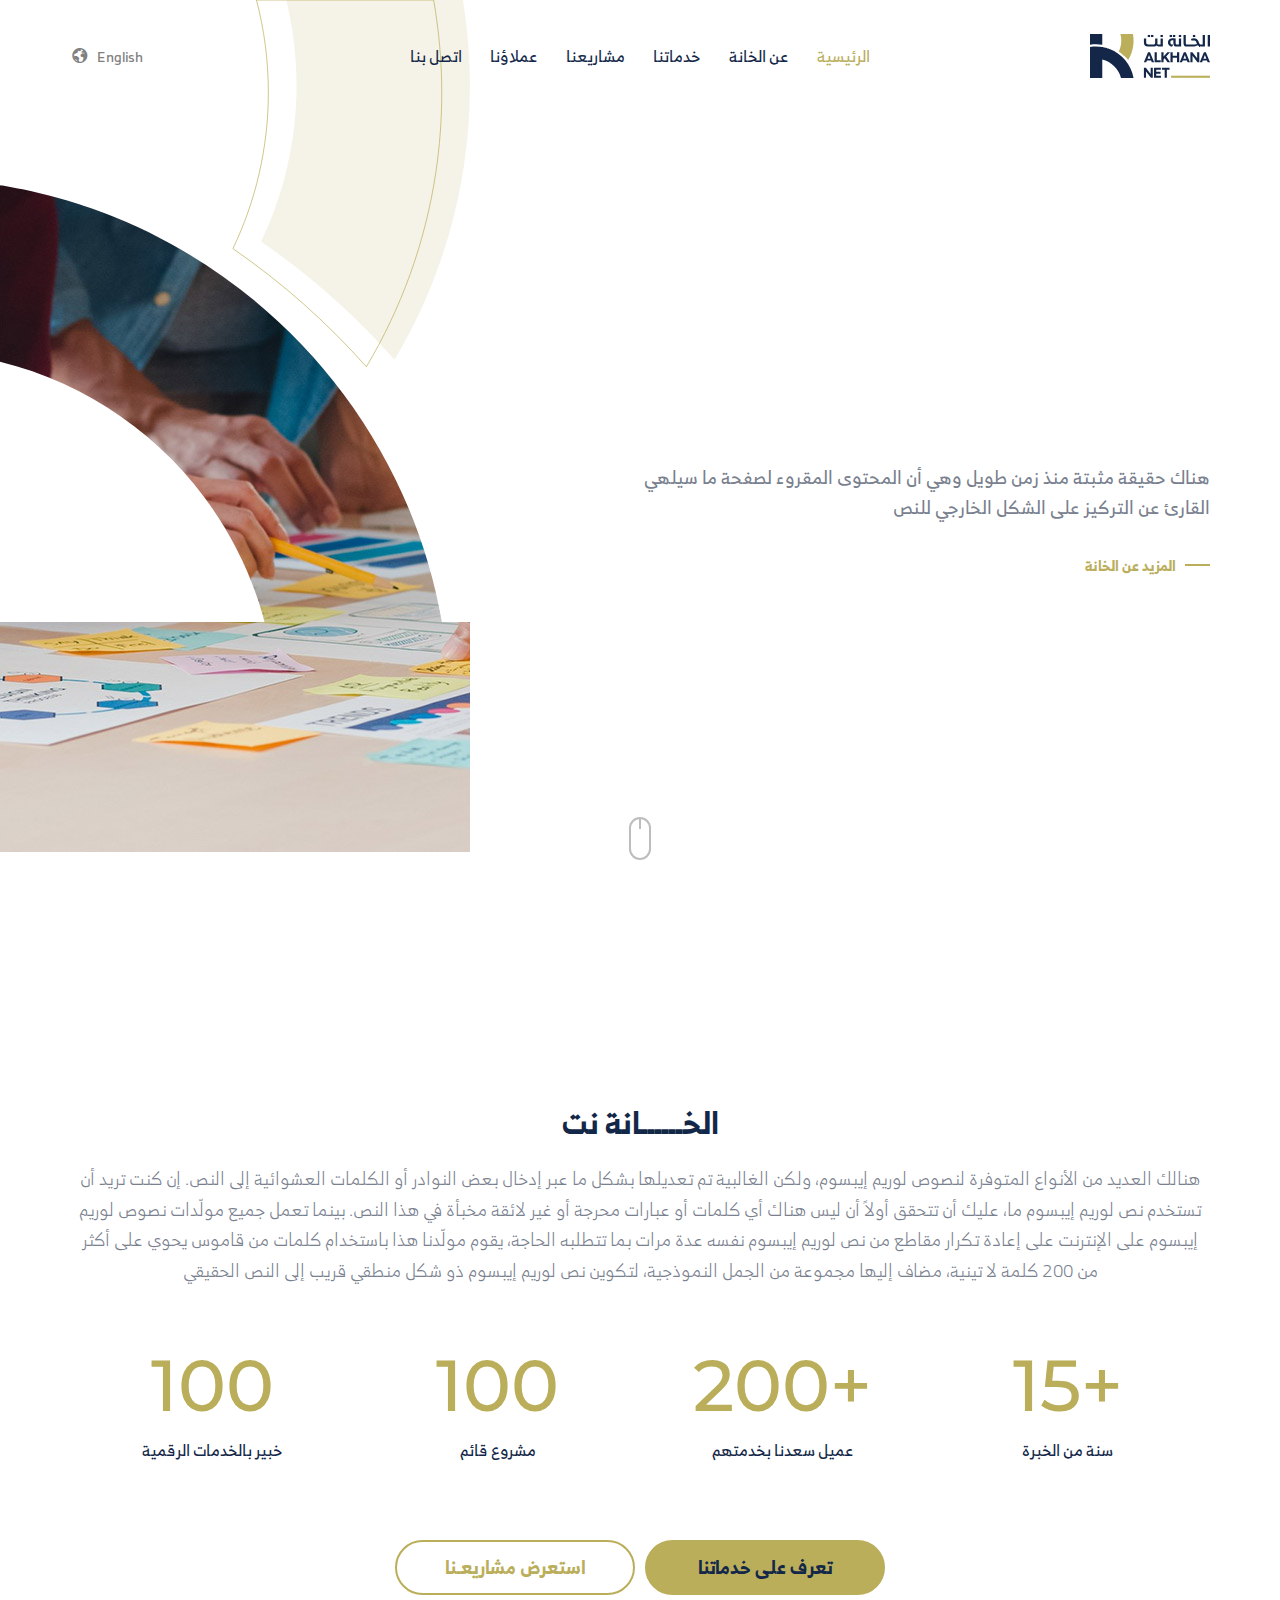
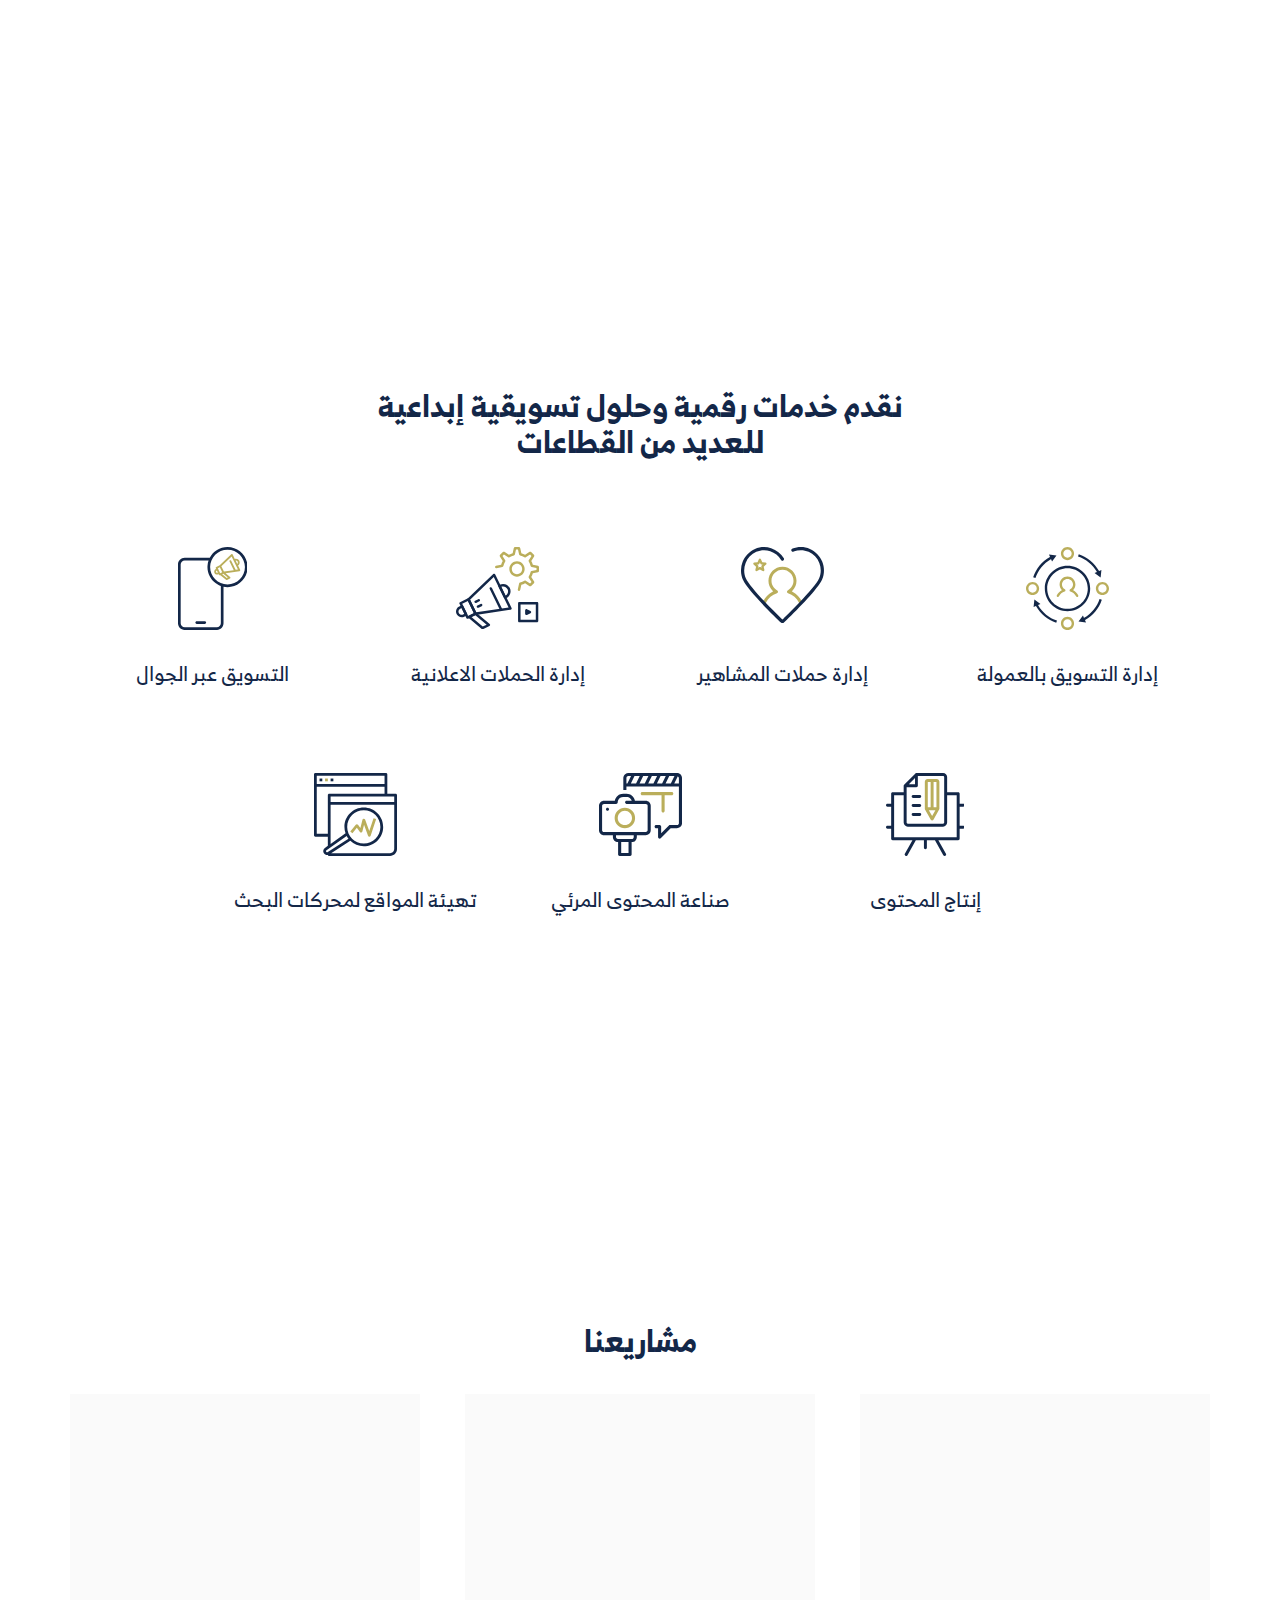
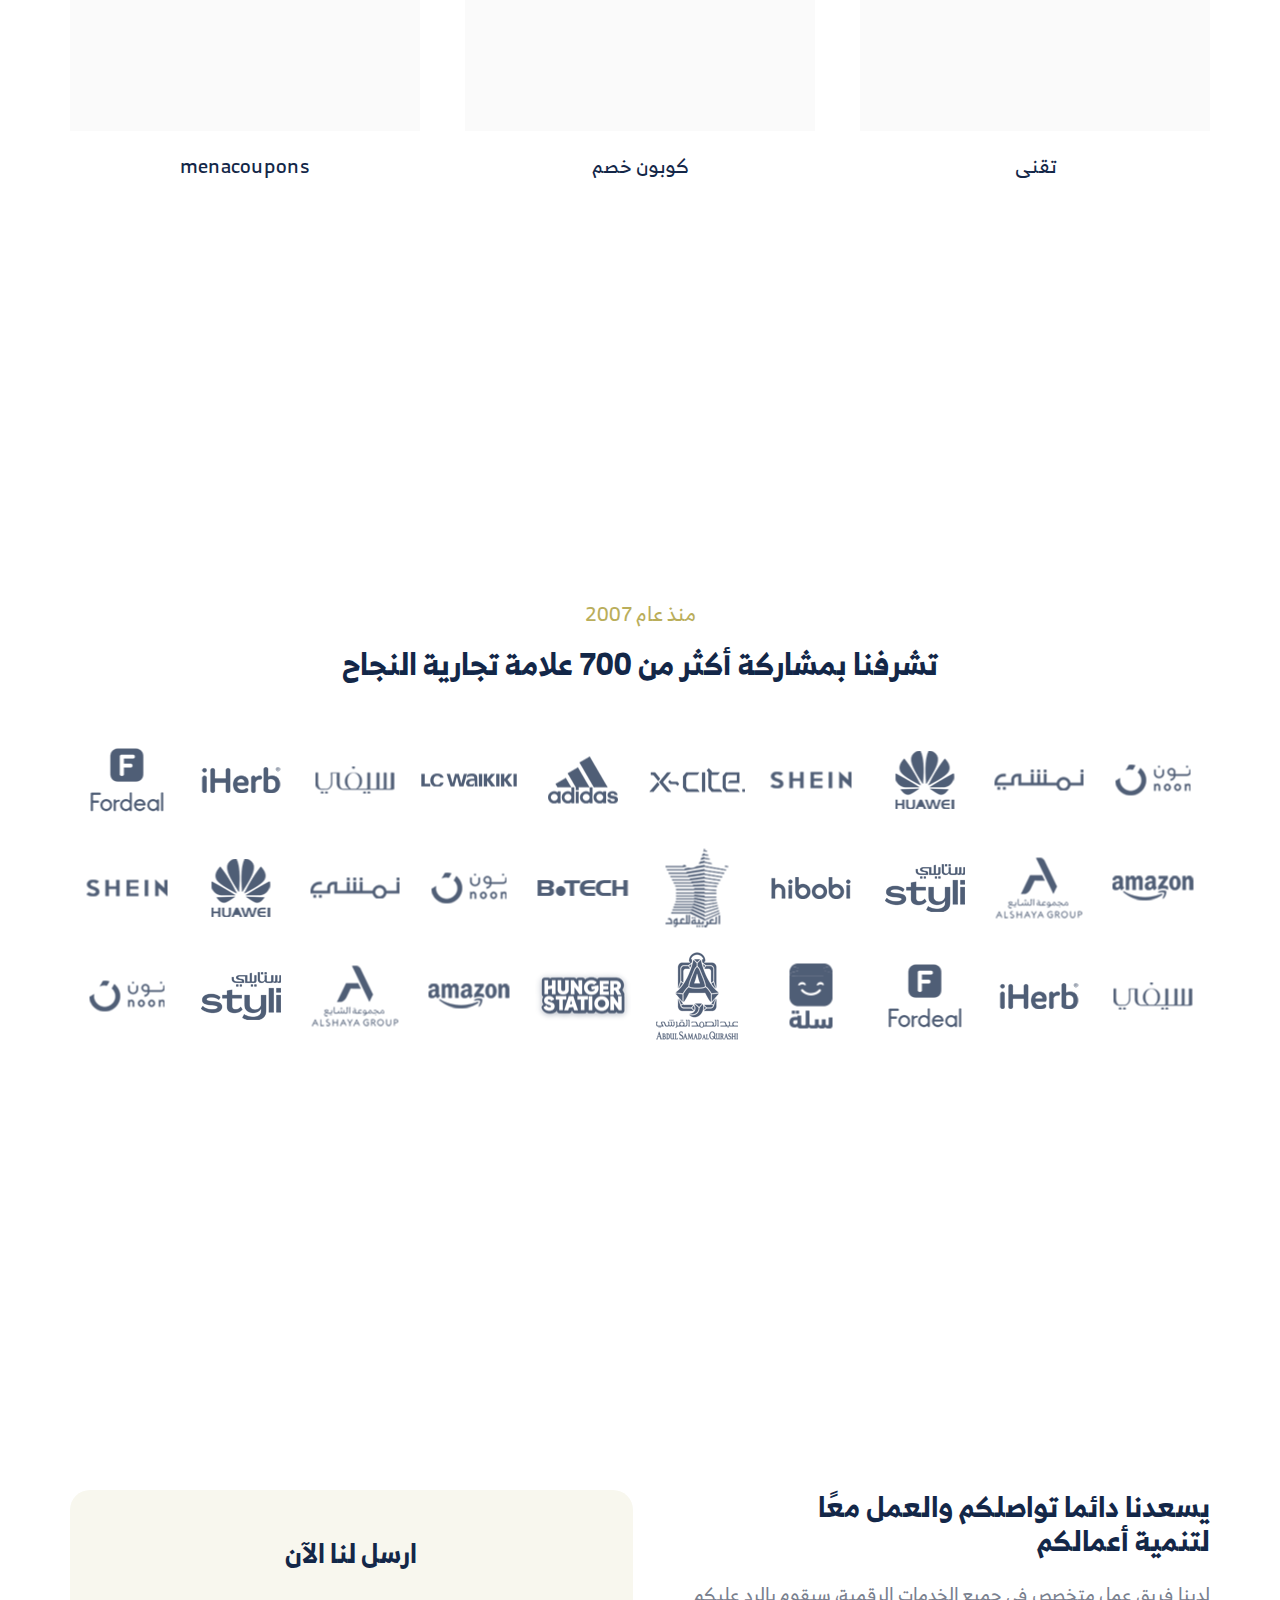
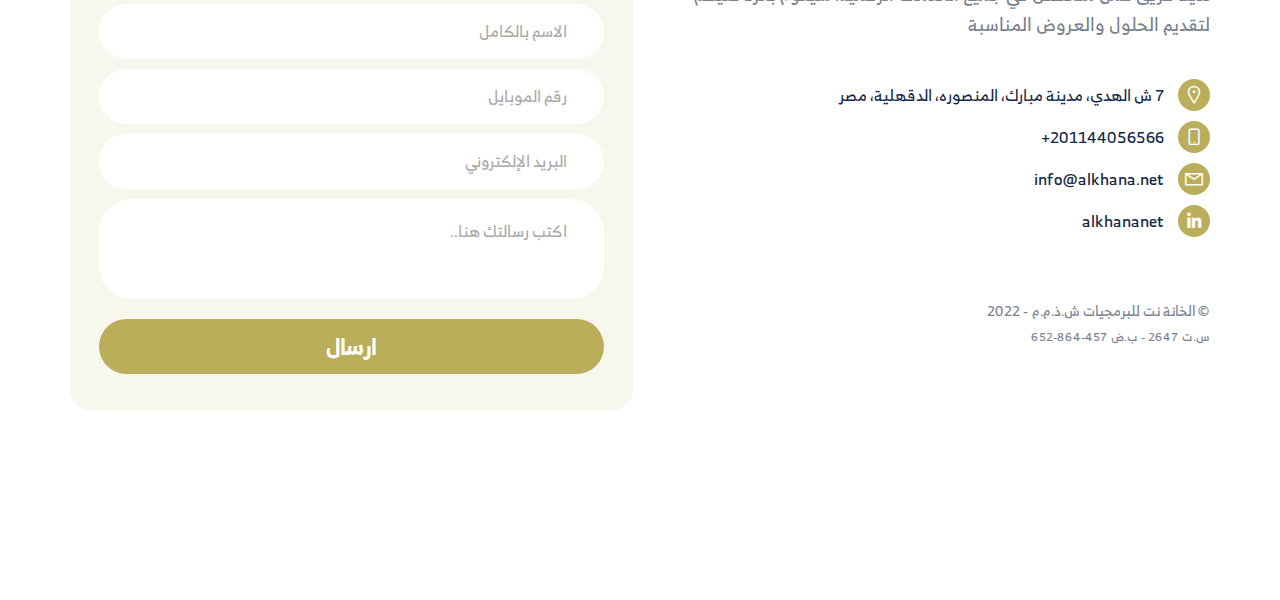
<file: index.html>
<!DOCTYPE html>
<html dir="rtl" lang="ar">
  <head>
    <meta charset="UTF-8" />
    <meta
      name="viewport"
      content="width=device-width, initial-scale=1, shrink-to-fit=no, user-scalable=no"
    />
    <title>الخانة نت</title>
    <link rel="shortcut icon" type="img/png" href="images/fav.png" />
    <link rel="stylesheet" href="css/bootstrap.rtl.min.css" />
    <link rel="stylesheet" href="css/swiper-bundle.min.css" />
    <link rel="stylesheet" href="css/line-awesome.min.css" />
    <link rel="stylesheet" href="css/main.css" />
  </head>

  <body data-bs-spy="scroll" data-bs-target="#fixedNavbar">
    <!-- Start Header -->
    <header id="header">
      <div class="container">
        <div class="header">
          <a href="index.html" class="logo">
            <img src="images/logo.svg" class="img-fluid" />
          </a>
          <div class="splash"></div>
          <nav class="navbar" id="fixedNavbar">
            <ul class="nav nav-pills">
              <li class="nav-item">
                <a class="nav-link" href="#main"> الرئيسية </a>
              </li>
              <li class="nav-item">
                <a class="nav-link" href="#about"> عن الخانة </a>
              </li>
              <li class="nav-item">
                <a class="nav-link" href="#services"> خدماتنا </a>
              </li>
              <li class="nav-item">
                <a class="nav-link" href="#projects"> مشاريعنا </a>
              </li>
              <li class="nav-item">
                <a class="nav-link" href="#partners"> عملاؤنا </a>
              </li>
              <li class="nav-item">
                <a class="nav-link" href="#contact"> اتصل بنا </a>
              </li>
              <li class="nav-item xs-link">
                <a class="nav-link" href="en.html"> English </a>
              </li>
            </ul>
          </nav>
          <div class="lang-cont">
            <a href="en.html" class="lang-link">
              English
              <i class="las la-globe"></i>
            </a>
          </div>
          <a role="button" class="menu-btn">
            <i class="las la-bars"></i>
          </a>
        </div>
      </div>
    </header>
    <!-- End Header -->

    <!-- Start Main -->
    <section class="main-section" id="main" data-color="white">
      <div class="container">
        <div class="main">
          <div class="main-title-div">
            <h2 class="main-title typed-out">وكالة احترافية</h2>
            <h2 class="main-title typed-out">للخدمــــات الرقمية</h2>
          </div>
          <p class="main-p">
            هناك حقيقة مثبتة منذ زمن طويل وهي أن المحتوى المقروء لصفحة ما سيلهي
            القارئ عن التركيز على الشكل الخارجي للنص
          </p>
          <div class="main-link-cont">
            <a
              href="#about"
              class="main-link"
              onclick='$(".nav-item:nth-of-type(2)>.nav-link").trigger( "click" )'
            >
              المزيد عن الخانة
            </a>
          </div>
          <div
            class="main-img"
            style="background-image: url(images/parallax-bg-img.jpg)"
          >
            <svg
              version="1.1"
              id="Layer_1"
              xmlns="http://www.w3.org/2000/svg"
              xmlns:xlink="http://www.w3.org/1999/xlink"
              x="0px"
              y="0px"
              viewBox="0 0 66.71 88.29"
              style="enable-background: new 0 0 66.71 88.29"
              xml:space="preserve"
            >
              <style type="text/css">
                .st0 {
                  fill: none;
                }
                .st1 {
                  fill: none;
                  stroke: #bbaf5b;
                  stroke-width: 0.1;
                  stroke-miterlimit: 10;
                }
                .st2 {
                  opacity: 0.15;
                  fill: #bbaf5b;
                }
              </style>
              <path
                class="bg"
                d="M0,51.36v36.93h37.55C32.77,70.1,18.31,55.85,0,51.36z"
              />
              <path
                class="bg"
                d="M0,0v26.28c0.13,0.02,0.25,0.03,0.38,0.06c0.48,0.08,0.96,0.17,1.44,0.26c0.47,0.09,0.94,0.17,1.41,0.27
            c0.42,0.09,0.84,0.19,1.26,0.28c0.87,0.2,1.74,0.41,2.6,0.63c0.52,0.14,1.04,0.27,1.56,0.42c0.34,0.1,0.67,0.2,1.01,0.31
            c0.6,0.18,1.2,0.36,1.8,0.56c0.25,0.08,0.49,0.17,0.73,0.25c0.71,0.24,1.41,0.48,2.11,0.74c0.13,0.05,0.26,0.1,0.39,0.15
            c24.78,9.4,43.37,31.34,48.03,58.09h4V0H0z"
              />
              <path
                class="st1"
                d="M52,52.06c4.93-8.27,8.34-17.54,9.84-27.45c0.57-3.75,0.86-7.58,0.86-11.48c0-4.48-0.41-8.86-1.15-13.13H36.4
            c1.1,4.19,1.69,8.59,1.69,13.13c0,3.95-0.46,7.79-1.3,11.48c-0.85,3.73-2.12,7.3-3.73,10.68C40.04,40.11,46.4,45.74,52,52.06z"
              />
              <path
                class="st2"
                d="M40.63,0c0.94,3.89,1.46,7.95,1.46,12.13c0,3.95-0.46,7.79-1.3,11.48c-0.85,3.73-2.12,7.3-3.73,10.68
            C44.04,39.11,50.4,44.74,56,51.06c4.93-8.27,8.34-17.54,9.84-27.45c0.57-3.75,0.86-7.58,0.86-11.48c0-4.13-0.36-8.18-1-12.13H40.63z
            "
              />
            </svg>
          </div>
        </div>
        <a
          href="#about"
          class="scroll-down"
          onclick='$(".nav-item:nth-of-type(2)>.nav-link").trigger( "click" )'
        >
          <span></span>
        </a>
      </div>
    </section>
    <!-- End Main -->

    <!-- Start About -->
    <section class="about-section" id="about" data-color="dark">
      <div class="container">
        <div class="about">
          <h2 class="about-title">الخــــــانة نت</h2>
          <p class="about-p">
            هنالك العديد من الأنواع المتوفرة لنصوص لوريم إيبسوم، ولكن الغالبية
            تم تعديلها بشكل ما عبر إدخال بعض النوادر أو الكلمات العشوائية إلى
            النص. إن كنت تريد أن تستخدم نص لوريم إيبسوم ما، عليك أن تتحقق أولاً
            أن ليس هناك أي كلمات أو عبارات محرجة أو غير لائقة مخبأة في هذا النص.
            بينما تعمل جميع مولّدات نصوص لوريم إيبسوم على الإنترنت على إعادة
            تكرار مقاطع من نص لوريم إيبسوم نفسه عدة مرات بما تتطلبه الحاجة، يقوم
            مولّدنا هذا باستخدام كلمات من قاموس يحوي على أكثر من 200 كلمة لا
            تينية، مضاف إليها مجموعة من الجمل النموذجية، لتكوين نص لوريم إيبسوم
            ذو شكل منطقي قريب إلى النص الحقيقي
          </p>
          <div class="about-numbers">
            <div class="number-desc">
              <strong>
                +
                <span class="number"> 15 </span>
              </strong>
              <h6 class="item-name">سنة من الخبرة</h6>
            </div>
            <div class="number-desc">
              <strong>
                +
                <span class="number"> 200 </span>
              </strong>
              <h6 class="item-name">عميل سعدنا بخدمتهم</h6>
            </div>
            <div class="number-desc">
              <strong>
                <span class="number"> 100 </span>
              </strong>
              <h6 class="item-name">مشروع قائم</h6>
            </div>
            <div class="number-desc">
              <strong>
                <span class="number"> 100 </span>
              </strong>
              <h6 class="item-name">خبير بالخدمات الرقمية</h6>
            </div>
          </div>
          <div class="about-btns">
            <a
              href="#services"
              class="about-btn"
              onclick='$(".nav-item:nth-of-type(3)>.nav-link").trigger( "click" )'
              >تعرف على خدماتنا</a
            >
            <a
              href="#projects"
              class="about-btn"
              onclick='$(".nav-item:nth-of-type(4)>.nav-link").trigger( "click" )'
              >استعرض مشاريعـنا</a
            >
          </div>
        </div>
      </div>
    </section>
    <!-- End About -->

    <!-- Start Services -->
    <section class="services-section" id="services" data-color="white">
      <div class="container">
        <h2 class="service-title">
          نقدم خدمات رقمية وحلول تسويقية إبداعية للعديد من القطاعات
        </h2>
        <div class="services-slider">
          <div class="service-items">
            <div class="service-item">
              <div class="service-icon">
                <svg
                  version="1.1"
                  id="Layer_1"
                  xmlns="http://www.w3.org/2000/svg"
                  xmlns:xlink="http://www.w3.org/1999/xlink"
                  x="0px"
                  y="0px"
                  viewBox="0 0 276.18 276.18"
                  style="enable-background: new 0 0 276.18 276.18"
                  xml:space="preserve"
                >
                  <g>
                    <path
                      class="gold"
                      d="M138.09,43.71c12.05,0,21.85-9.8,21.85-21.85S150.14,0,138.09,0c-12.05,0-21.85,9.8-21.85,21.85
                    C116.24,33.9,126.04,43.71,138.09,43.71z M138.09,7.94c7.67,0,13.91,6.24,13.91,13.91s-6.24,13.91-13.91,13.91
                    s-13.91-6.24-13.91-13.91S130.42,7.94,138.09,7.94z"
                    />
                    <path
                      class="gold"
                      d="M138.09,232.48c-12.05,0-21.85,9.8-21.85,21.85s9.8,21.85,21.85,21.85s21.85-9.8,21.85-21.85
                    S150.14,232.48,138.09,232.48z M138.09,268.24c-7.67,0-13.91-6.24-13.91-13.91s6.24-13.91,13.91-13.91S152,246.66,152,254.33
                    S145.76,268.24,138.09,268.24z"
                    />
                    <path
                      class="dark"
                      d="M83.17,40.2l3.51,7.9l14.73-20.22l-24.87-2.65l3.41,7.69l-0.4,0.22c-26.14,14.63-46.41,39.21-55.69,67.48
                    l7.55,2.44C40,76.96,58.66,54.17,82.69,40.48L83.17,40.2z"
                    />
                    <path
                      class="dark"
                      d="M40.48,193.48L40.21,193l7.9-3.5L27.9,174.77l-2.65,24.88l7.69-3.41l0.22,0.4
                    c14.64,26.14,39.21,46.41,67.48,55.68l2.44-7.55C76.97,236.19,54.17,217.52,40.48,193.48z"
                    />
                    <path
                      class="gold"
                      d="M104.35,165.98c0.94,0.48,2.02,0.55,3.03,0.22c1.01-0.34,1.83-1.04,2.3-1.99
                    c3.86-7.75,10.75-13.66,18.92-16.22c1.52-0.47,2.61-1.8,2.76-3.39c0.16-1.58-0.64-3.1-2.04-3.87c-5.92-3.26-9.6-9.4-9.6-16.03
                    c0-10.13,8.25-18.38,18.38-18.38c10.14,0,18.38,8.25,18.38,18.38c0,6.63-3.68,12.78-9.59,16.04c-1.4,0.77-2.2,2.29-2.04,3.88
                    c0.16,1.59,1.25,2.92,2.77,3.39c8.16,2.56,15.06,8.47,18.91,16.23c0.47,0.94,1.28,1.65,2.28,1.98c1.01,0.34,2.09,0.27,3.04-0.21
                    c0.95-0.47,1.66-1.28,2-2.28c0.34-1.01,0.27-2.09-0.21-3.04c-3.57-7.17-9.39-13.25-16.38-17.13l-0.57-0.31l0.45-0.47
                    c4.7-4.9,7.29-11.31,7.29-18.06c0-14.51-11.81-26.32-26.32-26.32c-14.52,0-26.32,11.81-26.32,26.32c0,6.74,2.59,13.15,7.29,18.05
                    l0.45,0.47l-0.57,0.31c-7,3.88-12.81,9.97-16.38,17.14C101.59,162.61,102.39,165,104.35,165.98z"
                    />
                    <path
                      class="gold"
                      d="M21.85,116.24C9.8,116.24,0,126.04,0,138.09s9.8,21.85,21.85,21.85s21.85-9.8,21.85-21.85
                    S33.91,116.24,21.85,116.24z M21.85,152c-7.67,0-13.91-6.24-13.91-13.91s6.24-13.91,13.91-13.91s13.91,6.24,13.91,13.91
                    S29.53,152,21.85,152z"
                    />
                    <path
                      class="gold"
                      d="M254.32,116.24c-12.05,0-21.85,9.8-21.85,21.85s9.8,21.85,21.85,21.85c12.05,0,21.85-9.8,21.85-21.85
                    S266.38,116.24,254.32,116.24z M254.32,152c-7.67,0-13.91-6.24-13.91-13.91s6.24-13.91,13.91-13.91s13.91,6.24,13.91,13.91
                    S262,152,254.32,152z"
                    />
                    <path
                      class="dark"
                      d="M138.08,213.59c41.63,0,75.5-33.87,75.5-75.5s-33.87-75.5-75.5-75.5s-75.5,33.87-75.5,75.5
                    S96.45,213.59,138.08,213.59z M138.09,70.53c37.25,0,67.56,30.31,67.56,67.56c0,37.25-30.31,67.56-67.56,67.56
                    s-67.56-30.31-67.56-67.56S100.83,70.53,138.09,70.53z"
                    />
                    <path
                      class="dark"
                      d="M235.7,82.7l0.27,0.48l-7.9,3.5l20.22,14.73l2.66-24.87l-7.69,3.41l-0.22-0.4
                    c-14.63-26.14-39.21-46.41-67.48-55.69l-2.44,7.56C199.22,39.99,222.02,58.66,235.7,82.7z"
                    />
                    <path
                      class="dark"
                      d="M193.02,235.97l-3.51-7.9l-14.73,20.22l24.87,2.66l-3.41-7.69l0.4-0.22c26.14-14.63,46.42-39.21,55.69-67.48
                    l-7.55-2.44c-8.57,26.11-27.23,48.9-51.28,62.59L193.02,235.97z"
                    />
                  </g>
                </svg>
              </div>
              <h6 class="service-name">إدارة التسويق بالعمولة</h6>
            </div>
            <div class="service-item">
              <div class="service-icon">
                <svg
                  version="1.1"
                  id="Layer_1"
                  xmlns="http://www.w3.org/2000/svg"
                  xmlns:xlink="http://www.w3.org/1999/xlink"
                  x="0px"
                  y="0px"
                  viewBox="0 0 238.31 219.24"
                  style="enable-background: new 0 0 238.31 219.24"
                  xml:space="preserve"
                >
                  <g>
                    <g>
                      <path
                        class="gold"
                        d="M148.97,129.22l-3.24-1.8l2.56-2.68c7.19-7.5,11.16-17.32,11.16-27.64c0-22.22-18.08-40.3-40.3-40.3
                      c-22.22,0-40.3,18.08-40.3,40.3c0,10.31,3.96,20.12,11.16,27.63l2.56,2.68l-3.24,1.8c-10.9,6.05-19.96,15.52-25.52,26.69
                      c-0.51,1.04-0.59,2.21-0.22,3.31c0.37,1.1,1.14,1.99,2.18,2.5c1.04,0.52,2.21,0.6,3.31,0.24c1.1-0.37,2-1.14,2.51-2.17
                      c6.45-12.97,18-22.87,31.67-27.15c1.66-0.52,2.85-1.97,3.02-3.7c0.17-1.73-0.7-3.39-2.23-4.23c-10.18-5.6-16.51-16.18-16.51-27.6
                      c0-17.44,14.19-31.63,31.63-31.63s31.63,14.19,31.63,31.63c0,11.42-6.32,22-16.5,27.6c-1.53,0.84-2.4,2.5-2.23,4.24
                      c0.18,1.73,1.36,3.17,3.01,3.69c13.67,4.28,25.21,14.18,31.66,27.16c0.51,1.02,1.39,1.79,2.49,2.16c1.11,0.37,2.29,0.3,3.32-0.22
                      c1.04-0.52,1.82-1.4,2.19-2.49c0.37-1.1,0.29-2.28-0.23-3.32C168.94,144.75,159.87,135.27,148.97,129.22z"
                      />
                    </g>
                    <path
                      class="dark"
                      d="M233.5,42.31c-6.59-16.6-19.22-29.71-35.56-36.91c-15.87-6.92-34.2-7.2-50.29-0.76l-0.16,0.06
                    c-1.19,0.42-2.16,1.32-2.68,2.47c-0.51,1.14-0.54,2.46-0.08,3.63c0.46,1.16,1.39,2.1,2.55,2.57c1.16,0.47,2.48,0.46,3.62-0.05
                    l0.15-0.06c13.84-5.54,29.62-5.3,43.28,0.66c14.09,6.25,24.96,17.58,30.61,31.89c5.66,14.31,5.47,30-0.53,44.17
                    c-12.37,29.26-101.01,114.32-101.9,115.17l-3.38,3.23l-3.39-3.22c-23.1-21.95-91.4-90.24-101.91-115.18
                    C7.83,75.8,7.63,60.11,13.29,45.79c5.66-14.32,16.53-25.64,30.61-31.87c12.71-5.41,26.91-6.04,40-1.77
                    c13.08,4.26,24.18,13.12,31.24,24.93c0.63,1.06,1.65,1.81,2.85,2.11c1.2,0.3,2.45,0.12,3.51-0.52c2.2-1.31,2.91-4.17,1.6-6.36
                    c-8.23-13.77-21.17-24.08-36.43-29.02c-6.66-2.16-13.55-3.23-20.44-3.23c-8.9,0-17.78,1.79-26.09,5.36
                    c-16.27,7.22-28.84,20.34-35.4,36.93c-6.48,16.41-6.34,34.42,0.42,50.71l0.21,0.5C18,123.51,99.08,202.8,115.51,217.53l0.26,0.25
                    c0.46,0.49,1,0.87,1.59,1.15c0.55,0.21,1.16,0.31,1.68,0.3l0.44,0c0.52-0.02,1.05-0.13,1.55-0.32c0.54-0.25,1.04-0.61,1.47-1.07
                    l8.51-8.03c33.39-32.02,91.54-91.68,101.94-116.26C239.9,77.11,240.09,58.91,233.5,42.31z"
                    />
                    <path
                      class="gold"
                      d="M73.13,46.76c-0.39-1.22-1.46-2.09-2.73-2.23l-9.36-1l-3.76-8.43l-0.05-0.12c-0.52-1.17-1.68-1.93-2.96-1.93h0
                    c-1.28,0-2.44,0.76-2.95,1.93l-3.82,8.55l-9.36,1c-1.27,0.14-2.34,1.01-2.73,2.23c-0.39,1.22-0.02,2.55,0.93,3.4l6.94,6.28
                    l-1.96,9.21c-0.27,1.26,0.21,2.52,1.25,3.28c0.57,0.42,1.23,0.63,1.9,0.63c0.55,0,1.1-0.14,1.6-0.43l8.18-4.74l8,4.64l0.18,0.1
                    c1.12,0.64,2.46,0.56,3.5-0.2s1.52-2.02,1.25-3.28l-1.96-9.21l6.83-6.18l0.12-0.11C73.15,49.31,73.52,47.98,73.13,46.76z
                     M49.39,59.59l0.79-3.68c0.24-1.12-0.14-2.3-1-3.07l-2.82-2.54l3.76-0.39c1.12-0.12,2.11-0.82,2.58-1.83l1.56-3.52l1.51,3.4
                    l0.05,0.11c0.48,1.01,1.47,1.72,2.58,1.83l3.76,0.4l-2.82,2.54c-0.85,0.77-1.23,1.95-0.99,3.07l0.79,3.68l-3.17-1.81
                    c-0.53-0.33-1.13-0.49-1.73-0.49c-0.58,0-1.15,0.15-1.62,0.45L49.39,59.59z M50.93,47.14L50.93,47.14L50.93,47.14L50.93,47.14z"
                    />
                  </g>
                </svg>
              </div>
              <h6 class="service-name">إدارة حملات المشاهير</h6>
            </div>
            <div class="service-item">
              <div class="service-icon">
                <svg
                  version="1.1"
                  id="Layer_1"
                  xmlns="http://www.w3.org/2000/svg"
                  xmlns:xlink="http://www.w3.org/1999/xlink"
                  x="0px"
                  y="0px"
                  viewBox="0 0 237.4 235.36"
                  style="enable-background: new 0 0 237.4 235.36"
                  xml:space="preserve"
                >
                  <g>
                    <path
                      class="dark"
                      d="M55.88,194.34c-1.34,0-2.59-0.76-3.19-1.99l-20.03-41.02c-0.68-1.39-0.38-3.06,0.74-4.13l73.25-69.64
                    c0.82-0.78,1.96-1.12,3.08-0.92c1.11,0.2,2.07,0.92,2.56,1.94l46.75,95.72c0.5,1.02,0.48,2.21-0.05,3.21
                    c-0.53,1-1.5,1.69-2.62,1.86L56.41,194.3C56.23,194.33,56.06,194.34,55.88,194.34L55.88,194.34z M40.18,150.55l17.75,36.34
                    l92.59-13.85l-42.49-87.01L40.18,150.55z"
                    />
                    <path
                      class="dark"
                      d="M140.27,147.49c-1.32,0-2.58-0.73-3.19-1.99l-15.58-31.91c-0.41-0.85-0.47-1.82-0.17-2.71
                    c0.31-0.89,0.95-1.62,1.8-2.04l2.28-1.11c2.94-1.44,6.08-2.17,9.34-2.17c8.21,0,15.55,4.58,19.16,11.96
                    c2.5,5.11,2.85,10.89,1,16.27c-1.85,5.38-5.69,9.72-10.8,12.22l-2.28,1.11C141.32,147.37,140.79,147.49,140.27,147.49
                    L140.27,147.49z M129.45,113.7l12.44,25.46c2.96-1.71,5.18-4.4,6.3-7.67c1.23-3.59,1-7.44-0.67-10.85
                    c-2.4-4.92-7.3-7.98-12.78-7.98C132.91,112.67,131.14,113.01,129.45,113.7L129.45,113.7z"
                    />
                    <path
                      class="dark"
                      d="M33.1,205.47c-1.32,0-2.58-0.73-3.19-1.99L9.87,162.46c-0.41-0.85-0.47-1.82-0.17-2.71
                    c0.31-0.89,0.95-1.62,1.8-2.04l22.79-11.13c1.76-0.86,3.89-0.13,4.75,1.63l20.03,41.02c0.41,0.85,0.47,1.82,0.17,2.71
                    c-0.31,0.89-0.95,1.62-1.8,2.04l-22.79,11.13C34.16,205.36,33.62,205.47,33.1,205.47L33.1,205.47z M17.81,162.53l16.92,34.64
                    l16.41-8.01l-16.92-34.64L17.81,162.53z"
                    />
                    <path
                      class="dark"
                      d="M16.25,200.98c-6.26,0-11.85-3.49-14.59-9.11c-1.9-3.9-2.17-8.3-0.76-12.4c1.41-4.1,4.33-7.41,8.23-9.31
                    l6.84-3.34c0.85-0.41,1.82-0.47,2.71-0.17c0.89,0.31,1.62,0.95,2.04,1.8l11.13,22.79c0.41,0.85,0.47,1.82,0.17,2.71
                    c-0.31,0.89-0.95,1.62-1.8,2.04l-6.84,3.34C21.12,200.43,18.73,200.98,16.25,200.98L16.25,200.98z M15.88,174.76l-3.65,1.78
                    c-2.19,1.07-3.83,2.93-4.63,5.24c-0.79,2.31-0.64,4.78,0.43,6.98c1.54,3.16,4.69,5.13,8.21,5.13c1.39,0,2.74-0.31,4-0.93l3.65-1.78
                    L15.88,174.76z"
                    />
                    <path
                      class="dark"
                      d="M128.61,181.41c-1.32,0-2.58-0.73-3.19-1.99l-28.94-59.26c-0.86-1.76-0.13-3.89,1.63-4.75
                    c1.76-0.86,3.89-0.13,4.75,1.63l28.94,59.26c0.86,1.76,0.13,3.89-1.63,4.75C129.66,181.29,129.13,181.41,128.61,181.41
                    L128.61,181.41z"
                    />
                    <path
                      class="dark"
                      d="M75.92,235.36c-0.82,0-1.63-0.28-2.28-0.83l-38.27-32.12c-0.92-0.77-1.39-1.96-1.24-3.15
                    c0.15-1.19,0.89-2.23,1.97-2.76l18.23-8.91c1.26-0.62,2.77-0.43,3.84,0.47l38.27,32.12c0.92,0.77,1.39,1.96,1.24,3.15
                    c-0.15,1.19-0.89,2.23-1.97,2.76L77.48,235C76.98,235.25,76.45,235.36,75.92,235.36L75.92,235.36z M44.12,200.49l32.31,27.12
                    l11.25-5.5l-32.31-27.12L44.12,200.49z"
                    />
                    <path
                      class="dark"
                      d="M56.21,160.32c-1.32,0-2.58-0.73-3.19-1.99c-0.86-1.76-0.13-3.89,1.63-4.75l9.12-4.45
                    c1.76-0.86,3.89-0.13,4.75,1.63c0.86,1.76,0.13,3.89-1.63,4.75l-9.12,4.45C57.26,160.2,56.73,160.32,56.21,160.32L56.21,160.32z"
                    />
                    <path
                      class="dark"
                      d="M62.89,173.99c-1.32,0-2.58-0.73-3.19-1.99c-0.86-1.76-0.13-3.89,1.63-4.75l9.12-4.45
                    c1.76-0.86,3.89-0.13,4.75,1.63c0.86,1.76,0.13,3.89-1.63,4.75l-9.12,4.45C63.94,173.87,63.41,173.99,62.89,173.99L62.89,173.99z"
                    />
                    <path
                      class="gold"
                      d="M174.5,84.8c-12.08,0-21.91-9.83-21.91-21.91s9.83-21.91,21.91-21.91s21.91,9.83,21.91,21.91
                    S186.58,84.8,174.5,84.8z M174.5,48.09c-8.16,0-14.8,6.64-14.8,14.8s6.64,14.8,14.8,14.8s14.8-6.64,14.8-14.8
                    C189.31,54.74,182.67,48.09,174.5,48.09z"
                    />
                    <path
                      class="gold"
                      d="M180.19,125.8c-0.26,0-0.52-0.03-0.78-0.09c-1.91-0.43-3.12-2.33-2.69-4.24l3.79-16.97
                    c0.3-1.34,1.35-2.39,2.69-2.69c4.49-1,8.74-2.76,12.62-5.23c1.16-0.74,2.64-0.74,3.8,0l12.31,7.8l4.02-4.02l-7.8-12.31
                    c-0.73-1.16-0.73-2.64,0-3.8c2.48-3.93,4.24-8.18,5.24-12.63c0.3-1.34,1.35-2.39,2.69-2.69l14.2-3.17v-5.69l-14.2-3.17
                    c-1.34-0.3-2.39-1.35-2.69-2.69c-0.99-4.46-2.75-8.71-5.24-12.63c-0.73-1.16-0.73-2.64,0-3.8l7.8-12.31l-4.01-4.01l-12.31,7.82
                    c-1.17,0.74-2.65,0.74-3.82,0c-3.85-2.45-8.1-4.22-12.63-5.25c-1.34-0.3-2.38-1.35-2.68-2.69l-3.17-14.2h-5.68l-3.17,14.2
                    c-0.3,1.34-1.34,2.38-2.68,2.69c-4.54,1.03-8.79,2.8-12.63,5.25c-1.16,0.74-2.65,0.75-3.82,0l-12.32-7.82l-4.01,4.01l7.8,12.31
                    c0.73,1.16,0.73,2.64,0,3.8c-2.48,3.93-4.24,8.18-5.24,12.63c-0.3,1.34-1.35,2.4-2.69,2.69l-16.97,3.79
                    c-1.91,0.43-3.81-0.78-4.24-2.69s0.78-3.81,2.69-4.24l14.83-3.31c1.02-3.73,2.51-7.32,4.45-10.72l-8.14-12.87
                    c-0.89-1.4-0.69-3.23,0.49-4.41l8.04-8.04c1.18-1.18,3.01-1.38,4.41-0.49l12.86,8.16c3.36-1.92,6.95-3.41,10.72-4.46l3.31-14.84
                    c0.36-1.62,1.8-2.78,3.47-2.78h11.38c1.66,0,3.1,1.15,3.47,2.78l3.31,14.84c3.77,1.05,7.37,2.54,10.72,4.46l12.86-8.16
                    c1.4-0.89,3.24-0.69,4.41,0.49l8.04,8.04c1.17,1.17,1.38,3.01,0.49,4.41l-8.14,12.87c1.93,3.4,3.42,6.99,4.45,10.72l14.83,3.31
                    c1.62,0.36,2.78,1.8,2.78,3.47v11.38c0,1.66-1.15,3.1-2.78,3.47l-14.83,3.31c-1.02,3.73-2.51,7.32-4.45,10.72l8.14,12.87
                    c0.89,1.4,0.69,3.23-0.49,4.41l-8.04,8.04c-1.17,1.17-3.01,1.38-4.41,0.49l-12.86-8.14c-3.38,1.93-6.97,3.42-10.73,4.44
                    l-3.31,14.83C183.28,124.67,181.82,125.8,180.19,125.8L180.19,125.8z"
                    />
                    <path
                      class="dark"
                      d="M231.82,215.07H181.1c-1.96,0-3.55-1.59-3.55-3.55l0-50.72c0-1.96,1.59-3.55,3.55-3.55h50.73
                    c1.96,0,3.55,1.59,3.55,3.55v50.73C235.37,213.48,233.79,215.07,231.82,215.07L231.82,215.07z M184.65,207.97h43.62v-43.62h-43.62
                    L184.65,207.97z"
                    />
                    <path
                      class="dark"
                      d="M201.39,194.79c-0.65,0-1.3-0.18-1.87-0.53c-1.05-0.65-1.68-1.79-1.68-3.02v-10.15c0-1.23,0.64-2.37,1.68-3.02
                    c1.05-0.65,2.35-0.71,3.46-0.16l10.15,5.07c1.2,0.6,1.96,1.83,1.96,3.18c0,1.35-0.76,2.57-1.96,3.18l-10.15,5.07
                    C202.47,194.66,201.93,194.79,201.39,194.79L201.39,194.79z"
                    />
                  </g>
                </svg>
              </div>
              <h6 class="service-name">إدارة الحملات الاعلانية</h6>
            </div>
            <div class="service-item">
              <div class="service-icon">
                <svg
                  version="1.1"
                  id="Layer_1"
                  xmlns="http://www.w3.org/2000/svg"
                  xmlns:xlink="http://www.w3.org/1999/xlink"
                  x="0px"
                  y="0px"
                  viewBox="0 0 198.59 236.79"
                  style="enable-background: new 0 0 198.59 236.79"
                  xml:space="preserve"
                >
                  <g>
                    <path
                      class="dark"
                      d="M53.46,211.69h22.91c2.11,0,3.82,1.71,3.82,3.82v0c0,2.11-1.71,3.82-3.82,3.82H53.46
                    c-2.11,0-3.82-1.71-3.82-3.82v0C49.65,213.4,51.36,211.69,53.46,211.69z"
                    />
                    <path
                      class="dark"
                      d="M141.31,0L141.31,0c-21.93,0-41,12.41-50.62,30.56H19.1C8.57,30.56,0,39.12,0,49.65V217.7
                    c0,10.53,8.57,19.1,19.1,19.1h91.66c10.53,0,19.1-8.57,19.1-19.1l0-104.27c3.7,0.75,7.53,1.15,11.46,1.15
                    c31.59,0,57.29-25.7,57.29-57.29C198.59,25.7,172.9,0,141.31,0z M122.21,217.7c0,6.32-5.14,11.46-11.46,11.46H19.1
                    c-6.32,0-11.46-5.14-11.46-11.46V49.65c0-6.32,5.14-11.46,11.46-11.46h68.27c-0.88,2.48-1.65,5.01-2.19,7.64l-0.96,7.64
                    c-0.08,1.27-0.2,2.53-0.2,3.82c0,18.68,9.03,35.26,22.91,45.72l0,0l7.64,4.9c2.44,1.29,5,2.38,7.64,3.31L122.21,217.7z
                     M141.31,106.94c-27.38,0-49.65-22.27-49.65-49.65s22.27-49.65,49.65-49.65c27.38,0,49.65,22.27,49.65,49.65
                    C190.96,84.67,168.68,106.94,141.31,106.94z"
                    />
                    <path
                      class="gold"
                      d="M177.29,65.17l-5.98-12.24c1.93-1.29,3.39-3.17,4.15-5.38c0.93-2.69,0.75-5.59-0.5-8.15
                    c-1.81-3.69-5.48-5.99-9.6-5.99c-1.12,0-2.23,0.18-3.32,0.54l-5.98-12.24c-0.36-0.74-1.07-1.28-1.88-1.42
                    c-0.82-0.15-1.66,0.11-2.26,0.68l-32.96,31.34l-9.98,4.87c-0.62,0.3-1.1,0.85-1.32,1.5c-0.22,0.65-0.18,1.38,0.12,2l0.87,1.79
                    l-0.76,0.37c-2.01,0.98-3.52,2.69-4.24,4.8c-0.73,2.11-0.59,4.38,0.39,6.39c1.41,2.9,4.3,4.7,7.52,4.7c1.28,0,2.51-0.29,3.67-0.85
                    l0.76-0.37l0.88,1.79c0.44,0.9,1.34,1.47,2.35,1.47c0.4,0,0.79-0.09,1.15-0.26l0.54-0.27l16.07,13.49
                    c0.47,0.39,1.07,0.61,1.68,0.61c0.4,0,0.79-0.09,1.15-0.27l8.28-4.04c0.8-0.39,1.34-1.15,1.45-2.03c0.11-0.88-0.23-1.75-0.91-2.32
                    l-12.93-10.85l39.64-5.93c0.82-0.12,1.54-0.63,1.93-1.37C177.64,66.8,177.65,65.92,177.29,65.17z M112.94,73.18
                    c-0.43,0.21-0.9,0.32-1.38,0.32c-1.21,0-2.3-0.68-2.83-1.77c-0.37-0.75-0.42-1.61-0.15-2.4c0.27-0.79,0.84-1.43,1.59-1.8l0.76-0.37
                    l2.76,5.65L112.94,73.18L112.94,73.18z M164.37,38.73c0.32-0.06,0.65-0.09,0.99-0.09c2.1,0,3.98,1.17,4.9,3.06
                    c0.64,1.31,0.73,2.78,0.26,4.16c-0.31,0.9-0.84,1.69-1.54,2.31L164.37,38.73z M129.19,76.2l12.99,10.9l-3.14,1.53l-12.99-10.9
                    L129.19,76.2z M164.51,65.24l-12.72-26.05c-0.31-0.63-0.84-1.1-1.5-1.32c-0.66-0.23-1.37-0.18-2,0.12c-0.63,0.31-1.1,0.84-1.32,1.5
                    c-0.23,0.66-0.18,1.37,0.12,2l12,24.57l-28.02,4.19l-7.42-15.18l29.28-27.84l18.09,37.05L164.51,65.24z M126.07,71.9l-5.65,2.76
                    l-6.8-13.93l5.65-2.76L126.07,71.9z"
                    />
                  </g>
                </svg>
              </div>
              <h6 class="service-name">التسويق عبر الجوال</h6>
            </div>
            <div class="service-item">
              <div class="service-icon">
                <svg
                  version="1.1"
                  id="Layer_1"
                  xmlns="http://www.w3.org/2000/svg"
                  xmlns:xlink="http://www.w3.org/1999/xlink"
                  x="0px"
                  y="0px"
                  viewBox="0 0 210.38 221.54"
                  style="enable-background: new 0 0 210.38 221.54"
                  xml:space="preserve"
                >
                  <g>
                    <path
                      class="gold"
                      d="M119.58,124.75c0.85,1.27,2.06,1.94,3.51,1.94s2.67-0.67,3.54-1.98l15.56-27.66v-0.82
                    c0-0.05,0.07-0.2,0.12-0.29c0.1-0.2,0.23-0.45,0.23-0.74V23.57c0-4.07-3.31-7.39-7.39-7.39h-24.11c-4.07,0-7.39,3.31-7.39,7.39
                    v71.97c0,0.39,0,1.18,0.44,1.67L119.58,124.75z M127.04,24.08h7.61l0,67.53h-7.61L127.04,24.08z M114.32,99.49h17.56l-8.78,15.37
                    L114.32,99.49z M111.54,91.6V24.08h7.61V91.6H111.54z"
                    />
                    <path
                      class="dark"
                      d="M68.53,62.83c0,2.36,1.58,3.94,3.94,3.94h17.56c2.36,0,3.94-1.58,3.94-3.94s-1.58-3.94-3.94-3.94H72.47
                    C70.58,58.89,68.53,60.4,68.53,62.83z"
                    />
                    <path
                      class="dark"
                      d="M90.04,82.65H72.47c-2.36,0-3.94,1.58-3.94,3.94s1.58,3.94,3.94,3.94h17.56c2.36,0,3.94-1.58,3.94-3.94
                    C93.98,84.7,92.47,82.65,90.04,82.65z"
                    />
                    <path
                      class="dark"
                      d="M90.04,106.75H72.47c-2.36,0-3.94,1.58-3.94,3.94s1.58,3.94,3.94,3.94h17.56c2.36,0,3.94-1.58,3.94-3.94
                    S92.4,106.75,90.04,106.75z"
                    />
                    <path
                      class="dark"
                      d="M206.43,140.84h-9.83v-51h9.83c2.36,0,3.94-1.58,3.94-3.94s-1.58-3.94-3.94-3.94h-9.83V55.25
                    c0-2.36-1.58-3.94-3.94-3.94H163.2V10.83C163.2,4.86,158.34,0,152.37,0H81.08c-0.87,0-2.01,0.43-2.47,1.23L48.36,31.14
                    c-0.81,0.81-1.18,2-1.18,2.76v17.41H17.72c-2.36,0-3.94,1.58-3.94,3.94v26.71H3.95C1.59,81.96,0,83.54,0,85.9
                    c0,2.36,1.58,3.94,3.94,3.94h9.83v51H3.94c-2.36,0-3.94,1.58-3.94,3.94s1.58,3.94,3.94,3.94h9.83v26.71c0,2.36,1.58,3.94,3.94,3.94
                    h52.87l-20.24,36.09c-0.57,0.94-0.71,2.03-0.4,3.07c0.3,1,0.99,1.87,1.95,2.44c0.94,0.56,2.03,0.7,3.07,0.39
                    c1-0.3,1.87-0.99,2.45-1.96l22.24-40.03l21.59,0v20.16c0,2.36,1.58,3.94,3.94,3.94c2.36,0,3.94-1.58,3.94-3.94v-20.16h21.59
                    l22.25,40.05c0.82,1.36,2.15,2.11,3.52,2.11c0.67,0,1.36-0.18,1.99-0.56c2.03-1.22,2.7-3.59,1.56-5.5l-20.25-36.1h52.87
                    c2.36,0,3.94-1.58,3.94-3.94v-26.71h9.83c2.36,0,3.94-1.58,3.94-3.94S208.79,140.84,206.43,140.84z M60.94,29.96l16.54-16.54v16.54
                    H60.94z M85.02,34.25V7.89h67c1.9,0,3.29,1.24,3.29,2.94v0.59l0,0v120.97c0,1.42-1.13,2.94-2.94,2.94H58.01
                    c-1.42,0-2.94-1.13-2.94-2.94v-94.2h26.02C83.44,38.19,85.02,36.61,85.02,34.25z M58.01,143.22h94.36
                    c5.97,0,10.83-4.86,10.83-10.83l0-73.19h25.52v112.29H21.67V59.2h25.52v73.19C47.18,138.36,52.04,143.22,58.01,143.22z"
                    />
                  </g>
                </svg>
              </div>
              <h6 class="service-name">إنتاج المحتوى</h6>
            </div>
            <div class="service-item">
              <div class="service-icon">
                <svg
                  version="1.1"
                  id="Layer_1"
                  xmlns="http://www.w3.org/2000/svg"
                  xmlns:xlink="http://www.w3.org/1999/xlink"
                  x="0px"
                  y="0px"
                  viewBox="0 0 219.25 219.25"
                  style="enable-background: new 0 0 219.25 219.25"
                  xml:space="preserve"
                >
                  <g>
                    <path
                      class="dark"
                      d="M123.39,73.42h-28.4l-0.08-0.4c-1.04-5.05-3.81-9.63-7.8-12.89c-3.99-3.26-9.03-5.06-14.19-5.06h-9.18
                    c-5.16,0.01-10.2,1.8-14.19,5.06c-4,3.26-6.77,7.84-7.8,12.89l-0.08,0.4h-28.4c-3.54,0-6.87,1.38-9.38,3.89
                    C1.38,79.81,0,83.14,0,86.68v64.24c0,3.54,1.38,6.87,3.88,9.38c2.51,2.51,5.84,3.89,9.38,3.89h23.44v5.09
                    c0,3.54,1.38,6.87,3.88,9.38c2.47,2.47,5.89,3.89,9.38,3.89h0.5v32.62c0,1.09,0.43,2.12,1.2,2.89c0.77,0.77,1.8,1.2,2.89,1.2h27.53
                    c1.09,0,2.12-0.43,2.89-1.2c0.77-0.77,1.2-1.8,1.2-2.89v-32.62h0.5c3.54,0,6.87-1.38,9.38-3.89c2.51-2.5,3.89-5.84,3.89-9.38v-5.09
                    h23.44c3.49,0,6.91-1.42,9.38-3.89c2.51-2.51,3.89-5.84,3.89-9.38V86.68c0-3.54-1.38-6.88-3.89-9.38
                    C130.3,74.83,126.88,73.42,123.39,73.42z M78.01,211.07H58.65v-28.53h19.35V211.07z M91.77,169.28c0,1.34-0.54,2.65-1.49,3.6
                    c-0.95,0.95-2.26,1.49-3.6,1.49H49.97c-2.81,0-5.09-2.28-5.09-5.09v-5.09h46.88V169.28z M128.48,150.74c0,1.25-0.38,2.49-1.18,3.44
                    c-0.99,1.17-2.4,1.83-3.91,1.83H13.27c-2.81,0-5.09-2.28-5.09-5.09V86.69c0-2.81,2.28-5.09,5.09-5.09l31.93,0
                    c1.01,0,2.02-0.29,2.79-0.94c0.94-0.79,1.47-1.91,1.48-3.12c0.01-1.99,0.29-3.98,1.14-5.78c2.55-5.4,7.6-8.52,13.12-8.52h9.18
                    c3.61,0,7.05,1.35,9.75,3.86c1.74,1.62,3,3.69,3.8,5.93l0.14,0.39H72.92c-2.26,0-4.09,1.83-4.09,4.09v0c0,2.26,1.83,4.09,4.09,4.09
                    h50.48c1.51,0,2.92,0.65,3.91,1.83c0.8,0.95,1.18,2.2,1.18,3.44L128.48,150.74z"
                    />
                    <path
                      class="gold"
                      d="M68.33,91.77c-7.22,0-14.01,2.81-19.11,7.92c-5.11,5.1-7.92,11.89-7.92,19.11c0,7.22,2.81,14.01,7.92,19.11
                    c5.1,5.1,11.89,7.92,19.11,7.92c7.22,0,14.01-2.81,19.11-7.92c5.11-5.11,7.92-11.89,7.92-19.11c-0.01-7.22-2.82-14-7.92-19.11
                    C82.33,94.59,75.54,91.78,68.33,91.77z M81.66,132.14c-3.56,3.56-8.29,5.52-13.33,5.52c-5.04,0-9.77-1.96-13.33-5.52
                    c-3.56-3.56-5.52-8.3-5.52-13.33c0-5.03,1.96-9.77,5.52-13.33c3.56-3.56,8.29-5.52,13.33-5.52c5.04,0,9.77,1.96,13.33,5.52
                    c3.56,3.56,5.52,8.3,5.52,13.33S85.22,128.58,81.66,132.14z"
                    />
                    <path
                      class="dark"
                      d="M22.45,99.95L22.45,99.95c2.26,0,4.09-1.83,4.09-4.09v0c0-2.26-1.83-4.09-4.09-4.09h0
                    c-2.26,0-4.09,1.83-4.09,4.09v0C18.36,98.12,20.19,99.95,22.45,99.95z"
                    />
                    <path
                      class="dark"
                      d="M205.99,0L77.83,0c-3.16,0-6.29,0.99-8.73,3c-3.12,2.57-4.86,6.28-4.86,10.26v31.62h8.18l0-9.18h138.66v96.86
                    c0,1.34-0.54,2.65-1.49,3.6c-0.95,0.95-2.26,1.49-3.6,1.49h-18.35c-1.08,0-2.13,0.44-2.89,1.2l-20.55,20.55l0-17.5
                    c0-0.95-0.26-1.9-0.84-2.65c-0.8-1.02-1.98-1.6-3.24-1.6h-9.18c-2.26,0-4.09,1.83-4.09,4.09v0c0,2.26,1.83,4.09,4.09,4.09h5.09
                    v23.31c0,1.68,0.96,3.26,2.52,3.91c0.5,0.21,1.02,0.32,1.57,0.31c1.09,0,2.12-0.43,2.89-1.2l26.33-26.33l16.33,0
                    c3.17,0,6.3-0.99,8.74-3c3.12-2.58,4.86-6.28,4.86-10.26l0-118.97c0-3.16-0.99-6.3-3-8.74C213.68,1.74,209.97,0,205.99,0z
                     M72.42,27.53l0-14.27c0-2.81,2.28-5.09,5.09-5.09h7.15l-9.68,19.35H72.42z M84.12,27.53L93.8,8.18h13.8l-9.68,19.35H84.12z
                     M107.06,27.53l9.68-19.35h13.8l-9.68,19.35H107.06z M130,27.53l9.68-19.35h13.8l-9.68,19.35H130z M152.95,27.53l9.68-19.35h13.8
                    l-9.68,19.35H152.95z M175.89,27.53l9.68-19.35h13.8l-9.68,19.35H175.89z M211.07,27.53h-12.24l9.38-18.77l0.46,0.29
                    c1.47,0.91,2.37,2.48,2.39,4.21V27.53z"
                    />
                    <path
                      class="gold"
                      d="M169.28,104.54L169.28,104.54c2.26,0,4.09-1.83,4.09-4.09v-41.8h18.85c2.26,0,4.09-1.83,4.09-4.09v0
                    c0-2.26-1.83-4.09-4.09-4.09h-78c-2.26,0-4.09,1.83-4.09,4.09v0c0,2.26,1.83,4.09,4.09,4.09h50.98v41.8
                    C165.19,102.71,167.02,104.54,169.28,104.54z"
                    />
                  </g>
                </svg>
              </div>
              <h6 class="service-name">صناعة المحتوى المرئي</h6>
            </div>
            <div class="service-item">
              <div class="service-icon">
                <svg
                  version="1.1"
                  id="Layer_1"
                  xmlns="http://www.w3.org/2000/svg"
                  xmlns:xlink="http://www.w3.org/1999/xlink"
                  x="0px"
                  y="0px"
                  viewBox="0 0 221.24 221.24"
                  style="enable-background: new 0 0 221.24 221.24"
                  xml:space="preserve"
                >
                  <g>
                    <path
                      class="dark"
                      d="M217.55,55.31h-22.12V3.69c0-2.04-1.65-3.69-3.69-3.69H3.69C1.65,0,0,1.65,0,3.69v162.24
                    c0,2.04,1.65,3.69,3.69,3.69h33.19v24.55l-7.8,5.5c-4.67,3.3-5.84,9.6-2.67,14.36c2.01,3.01,5.35,4.65,8.75,4.65
                    c0.64,0,1.27-0.08,1.91-0.2c0.42,1.57,1.79,2.76,3.5,2.76H202.8c10.17,0,18.44-8.27,18.44-18.44V59
                    C221.24,56.96,219.59,55.31,217.55,55.31L217.55,55.31z M7.37,7.37h180.68V29.5H7.37V7.37z M7.37,162.24V36.87h180.68v18.44H40.56
                    c-2.04,0-3.69,1.65-3.69,3.69v103.24L7.37,162.24z M36.8,210.82c-1.42,0.91-3.32,0.52-4.26-0.88c-0.94-1.41-0.59-3.27,0.79-4.24
                    l53.73-37.92c1.38,2.62,3,5.09,4.79,7.43L36.8,210.82z M88.49,143.81c0-24.4,19.85-44.25,44.25-44.25s44.25,19.85,44.25,44.25
                    s-19.85,44.25-44.25,44.25C108.34,188.05,88.49,168.2,88.49,143.81z M213.86,202.8c0,6.1-4.96,11.06-11.06,11.06H45.67l51.13-33.08
                    c9.3,9.05,21.97,14.65,35.94,14.65c28.47,0,51.62-23.16,51.62-51.62c0-28.47-23.16-51.62-51.62-51.62
                    c-28.47,0-51.62,23.16-51.62,51.62c0,5.98,1.07,11.7,2.95,17.04l-39.82,28.11V84.81h169.62L213.86,202.8z M213.86,77.43H44.25
                    V62.68h169.62L213.86,77.43z"
                    />
                    <path
                      class="gold"
                      d="M114.21,146.14l8.2,10.94c0.85,1.14,2.27,1.67,3.68,1.41c1.39-0.28,2.5-1.34,2.84-2.72l4.45-17.8l10.63,29.23
                    c0.53,1.45,1.92,2.42,3.47,2.42h0.05c1.57-0.02,2.95-1.03,3.45-2.52l14.75-44.25l-6.99-2.33l-11.4,34.21l-11.14-30.62
                    c-0.55-1.52-1.98-2.54-3.65-2.42c-1.62,0.09-2.99,1.22-3.38,2.79l-5.5,21.98l-6.42-8.55c-0.69-0.91-1.75-1.46-2.89-1.48
                    c-1.13-0.11-2.23,0.49-2.94,1.38l-14.75,18.44l5.76,4.61L114.21,146.14z"
                    />
                    <path
                      class="dark"
                      d="M14.75,14.75h7.38v7.38h-7.38V14.75z"
                    />
                    <path class="gold" d="M29.5,14.75h7.38v7.38H29.5V14.75z" />
                    <path
                      class="dark"
                      d="M44.25,14.75h7.38v7.38h-7.38V14.75z"
                    />
                  </g>
                </svg>
              </div>
              <h6 class="service-name">تهيئة المواقع لمحركات البحث</h6>
            </div>
          </div>
          <div class="swiper-pagination"></div>
        </div>
      </div>
    </section>
    <!-- End Services -->

    <!-- Start Projects -->
    <section class="projects-section" id="projects" data-color="light">
      <div class="container">
        <h2 class="projects-title">مشاريعنا</h2>

        <div class="projects-grid">
          <div class="project-item">
            <a href="#!" class="project">
              <div class="project-img loading-img">
                <img data-src="images/projects/01.jpg" class="lazy-img" />
              </div>
              <h6 class="project-name">تقني</h6>
            </a>
          </div>
          <div class="project-item">
            <a href="#!" class="project">
              <div class="project-img loading-img">
                <img data-src="images/projects/02.jpg" class="lazy-img" />
              </div>
              <h6 class="project-name">كوبون خصم</h6>
            </a>
          </div>
          <div class="project-item">
            <a href="#!" class="project">
              <div class="project-img loading-img">
                <img data-src="images/projects/03.jpg" class="lazy-img" />
              </div>
              <h6 class="project-name">menacoupons</h6>
            </a>
          </div>
        </div>
      </div>
    </section>
    <!-- End Projects -->

    <!-- Start Partners -->
    <section class="partners-section" id="partners" data-color="dark">
      <div class="container">
        <h6 class="partners-subtitle">منذ عام 2007</h6>
        <h2 class="partners-title">
          تشرفنا بمشاركة أكثر من 700 علامة تجارية النجاح
        </h2>
        <div class="partners-overflow">
          <div class="partners-grid">
            <div class="partner-item">
              <a href="#!" class="partner">
                <img src="images/parteners/01.png" />
              </a>
            </div>
            <div class="partner-item">
              <a href="#!" class="partner">
                <img src="images/parteners/02.png" />
              </a>
            </div>
            <div class="partner-item">
              <a href="#!" class="partner">
                <img src="images/parteners/03.png" />
              </a>
            </div>
            <div class="partner-item">
              <a href="#!" class="partner">
                <img src="images/parteners/04.png" />
              </a>
            </div>
            <div class="partner-item">
              <a href="#!" class="partner">
                <img src="images/parteners/05.png" />
              </a>
            </div>
            <div class="partner-item">
              <a href="#!" class="partner">
                <img src="images/parteners/06.png" />
              </a>
            </div>
            <div class="partner-item">
              <a href="#!" class="partner">
                <img src="images/parteners/07.png" />
              </a>
            </div>
            <div class="partner-item">
              <a href="#!" class="partner">
                <img src="images/parteners/08.png" />
              </a>
            </div>
            <div class="partner-item">
              <a href="#!" class="partner">
                <img src="images/parteners/09.png" />
              </a>
            </div>
            <div class="partner-item">
              <a href="#!" class="partner">
                <img src="images/parteners/10.png" />
              </a>
            </div>
            <div class="partner-item">
              <a href="#!" class="partner">
                <img src="images/parteners/11.png" />
              </a>
            </div>
            <div class="partner-item">
              <a href="#!" class="partner">
                <img src="images/parteners/12.png" />
              </a>
            </div>
            <div class="partner-item">
              <a href="#!" class="partner">
                <img src="images/parteners/13.png" />
              </a>
            </div>
            <div class="partner-item">
              <a href="#!" class="partner">
                <img src="images/parteners/14.png" />
              </a>
            </div>
            <div class="partner-item">
              <a href="#!" class="partner">
                <img src="images/parteners/15.png" />
              </a>
            </div>
            <div class="partner-item">
              <a href="#!" class="partner">
                <img src="images/parteners/16.png" />
              </a>
            </div>
            <div class="partner-item">
              <a href="#!" class="partner">
                <img src="images/parteners/17.png" />
              </a>
            </div>
            <div class="partner-item">
              <a href="#!" class="partner">
                <img src="images/parteners/18.png" />
              </a>
            </div>
            <div class="partner-item">
              <a href="#!" class="partner">
                <img src="images/parteners/19.png" />
              </a>
            </div>
            <div class="partner-item">
              <a href="#!" class="partner">
                <img src="images/parteners/01.png" />
              </a>
            </div>
            <div class="partner-item">
              <a href="#!" class="partner">
                <img src="images/parteners/02.png" />
              </a>
            </div>
            <div class="partner-item">
              <a href="#!" class="partner">
                <img src="images/parteners/03.png" />
              </a>
            </div>
            <div class="partner-item">
              <a href="#!" class="partner">
                <img src="images/parteners/04.png" />
              </a>
            </div>
            <div class="partner-item">
              <a href="#!" class="partner">
                <img src="images/parteners/05.png" />
              </a>
            </div>
            <div class="partner-item">
              <a href="#!" class="partner">
                <img src="images/parteners/06.png" />
              </a>
            </div>
            <div class="partner-item">
              <a href="#!" class="partner">
                <img src="images/parteners/07.png" />
              </a>
            </div>
            <div class="partner-item">
              <a href="#!" class="partner">
                <img src="images/parteners/08.png" />
              </a>
            </div>
            <div class="partner-item">
              <a href="#!" class="partner">
                <img src="images/parteners/09.png" />
              </a>
            </div>
            <div class="partner-item">
              <a href="#!" class="partner">
                <img src="images/parteners/10.png" />
              </a>
            </div>
            <div class="partner-item">
              <a href="#!" class="partner">
                <img src="images/parteners/01.png" />
              </a>
            </div>
            <div class="partner-item">
              <a href="#!" class="partner">
                <img src="images/parteners/02.png" />
              </a>
            </div>
            <div class="partner-item">
              <a href="#!" class="partner">
                <img src="images/parteners/03.png" />
              </a>
            </div>
            <div class="partner-item">
              <a href="#!" class="partner">
                <img src="images/parteners/04.png" />
              </a>
            </div>
            <div class="partner-item">
              <a href="#!" class="partner">
                <img src="images/parteners/05.png" />
              </a>
            </div>
            <div class="partner-item">
              <a href="#!" class="partner">
                <img src="images/parteners/06.png" />
              </a>
            </div>
            <div class="partner-item">
              <a href="#!" class="partner">
                <img src="images/parteners/07.png" />
              </a>
            </div>
            <div class="partner-item">
              <a href="#!" class="partner">
                <img src="images/parteners/08.png" />
              </a>
            </div>
            <div class="partner-item">
              <a href="#!" class="partner">
                <img src="images/parteners/09.png" />
              </a>
            </div>
            <div class="partner-item">
              <a href="#!" class="partner">
                <img src="images/parteners/10.png" />
              </a>
            </div>
            <div class="partner-item">
              <a href="#!" class="partner">
                <img src="images/parteners/11.png" />
              </a>
            </div>
            <div class="partner-item">
              <a href="#!" class="partner">
                <img src="images/parteners/12.png" />
              </a>
            </div>
            <div class="partner-item">
              <a href="#!" class="partner">
                <img src="images/parteners/13.png" />
              </a>
            </div>
            <div class="partner-item">
              <a href="#!" class="partner">
                <img src="images/parteners/14.png" />
              </a>
            </div>
            <div class="partner-item">
              <a href="#!" class="partner">
                <img src="images/parteners/15.png" />
              </a>
            </div>
            <div class="partner-item">
              <a href="#!" class="partner">
                <img src="images/parteners/16.png" />
              </a>
            </div>
            <div class="partner-item">
              <a href="#!" class="partner">
                <img src="images/parteners/17.png" />
              </a>
            </div>
            <div class="partner-item">
              <a href="#!" class="partner">
                <img src="images/parteners/18.png" />
              </a>
            </div>
            <div class="partner-item">
              <a href="#!" class="partner">
                <img src="images/parteners/19.png" />
              </a>
            </div>
            <div class="partner-item">
              <a href="#!" class="partner">
                <img src="images/parteners/01.png" />
              </a>
            </div>
            <div class="partner-item">
              <a href="#!" class="partner">
                <img src="images/parteners/02.png" />
              </a>
            </div>
            <div class="partner-item">
              <a href="#!" class="partner">
                <img src="images/parteners/03.png" />
              </a>
            </div>
            <div class="partner-item">
              <a href="#!" class="partner">
                <img src="images/parteners/04.png" />
              </a>
            </div>
            <div class="partner-item">
              <a href="#!" class="partner">
                <img src="images/parteners/05.png" />
              </a>
            </div>
            <div class="partner-item">
              <a href="#!" class="partner">
                <img src="images/parteners/06.png" />
              </a>
            </div>
            <div class="partner-item">
              <a href="#!" class="partner">
                <img src="images/parteners/07.png" />
              </a>
            </div>
            <div class="partner-item">
              <a href="#!" class="partner">
                <img src="images/parteners/08.png" />
              </a>
            </div>
            <div class="partner-item">
              <a href="#!" class="partner">
                <img src="images/parteners/09.png" />
              </a>
            </div>
            <div class="partner-item">
              <a href="#!" class="partner">
                <img src="images/parteners/10.png" />
              </a>
            </div>
          </div>
          <div class="arrow scroll-right">
            <button class="scroll-btn" id="scroll-right">
              <i class="las la-angle-right"></i>
            </button>
          </div>
          <div class="arrow scroll-left">
            <button class="scroll-btn" id="scroll-left">
              <i class="las la-angle-left"></i>
            </button>
          </div>
        </div>
      </div>
    </section>
    <!-- End Partners -->

    <!-- Start Contact -->
    <section class="contact-section" id="contact" data-color="white">
      <div class="container">
        <div class="row">
          <div class="col-lg-6">
            <h2 class="contact-title">
              يسعدنا دائما تواصلكم والعمل معًا لتنمية أعمالكم
            </h2>
            <h6 class="contact-subtitle">
              لدينا فريق عمل متخصص في جميع الخدمات الرقمية، سيقوم بالرد عليكم
              لتقديم الحلول والعروض المناسبة
            </h6>
            <div class="contacts-list">
              <a href="#!" class="contact-item">
                <i class="las la-map-marker-alt"></i>
                <span> 7 ش الهدي، مدينة مبارك، المنصوره، الدقهلية، مصر</span>
              </a>
              <a href="tel:+201144056566" class="contact-item">
                <i class="las la-mobile-alt"></i>
                <span> +201144056566 </span>
              </a>
              <a href="mailto:info@alkhana.net" class="contact-item">
                <i class="las la-envelope"></i>
                <span> info@alkhana.net</span>
              </a>
              <a href="#!" class="contact-item">
                <i class="lab la-linkedin-in"></i>
                <span>alkhananet</span>
              </a>
            </div>
            <div class="footer">
              <p class="copyrights">© الخانة نت للبرمجيات ش.ذ.م.م - 2022</p>
              <p class="information-numbers">س.ت 2647 - ب.ض 457-864-652</p>
            </div>
          </div>
          <div class="col-lg-6">
            <form class="contact-form">
              <h2 class="form-title">ارسل لنا الآن</h2>
              <div class="form-group">
                <input
                  type="text"
                  class="form-control"
                  placeholder="الاسم بالكامل"
                />
              </div>
              <div class="form-group">
                <input
                  type="tel"
                  class="form-control"
                  placeholder="رقم الموبايل"
                />
              </div>
              <div class="form-group">
                <input
                  type="email"
                  class="form-control"
                  placeholder="البريد الإلكتروني"
                />
              </div>
              <div class="form-group">
                <textarea
                  class="form-control"
                  placeholder="اكتب رسالتك هنا.."
                ></textarea>
              </div>
              <button type="submit" class="form-submit">ارسال</button>
            </form>
          </div>
        </div>
        <div class="footer xs-footer">
          <p class="copyrights">© الخانة نت للبرمجيات ش.ذ.م.م - 2022</p>
          <p class="information-numbers">س.ت 2647 - ب.ض 457-864-652</p>
        </div>
      </div>
    </section>
    <!-- End Contact -->

    <a
      href="#main"
      class="scroll-up"
      onclick='$(".nav-item:nth-of-type(1)>.nav-link").trigger( "click" )'
    >
      <i class="las la-arrow-up"></i>
    </a>
    <script src="js/jquery.js"></script>
    <script src="js/bootstrap.bundle.min.js"></script>
    <script src="js/swiper-bundle.min.js"></script>
    <script src="js/lazyload.js"></script>
    <script src="js/main.js"></script>
  </body>
</html>
</file>
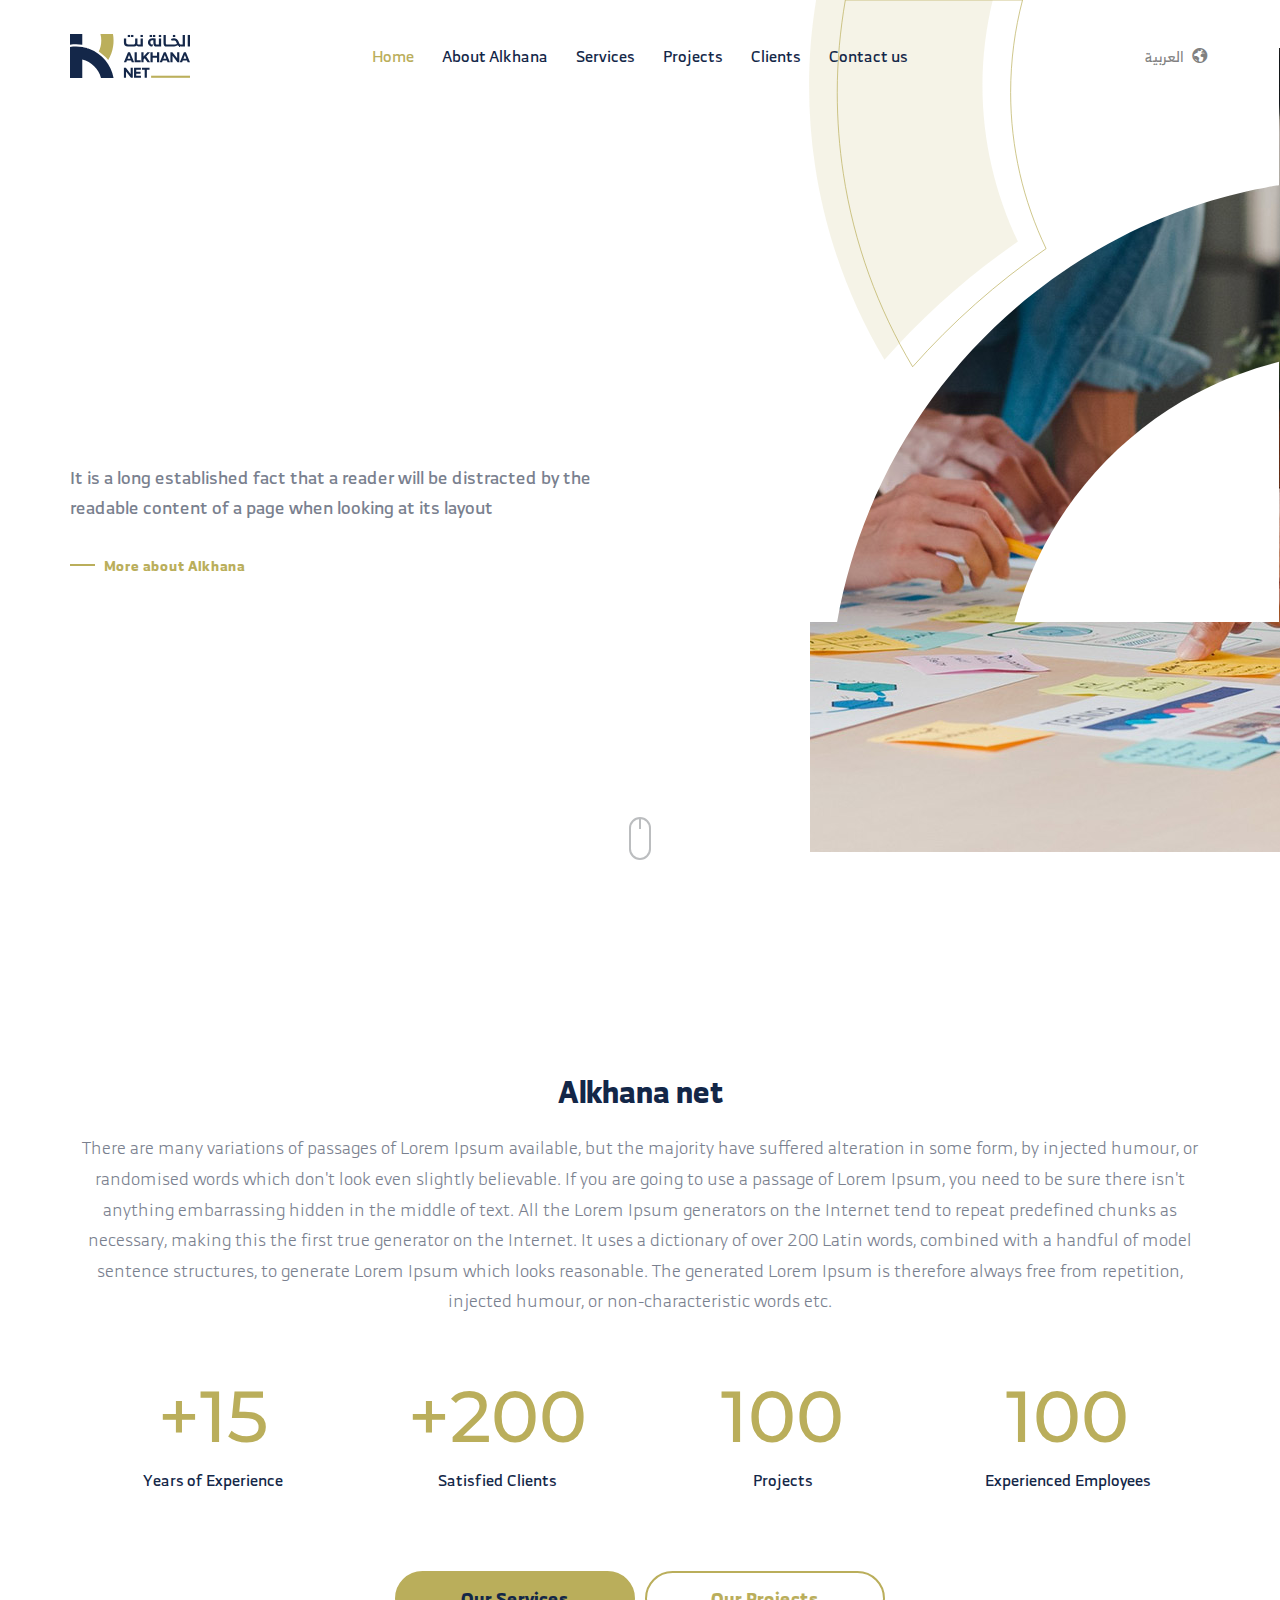
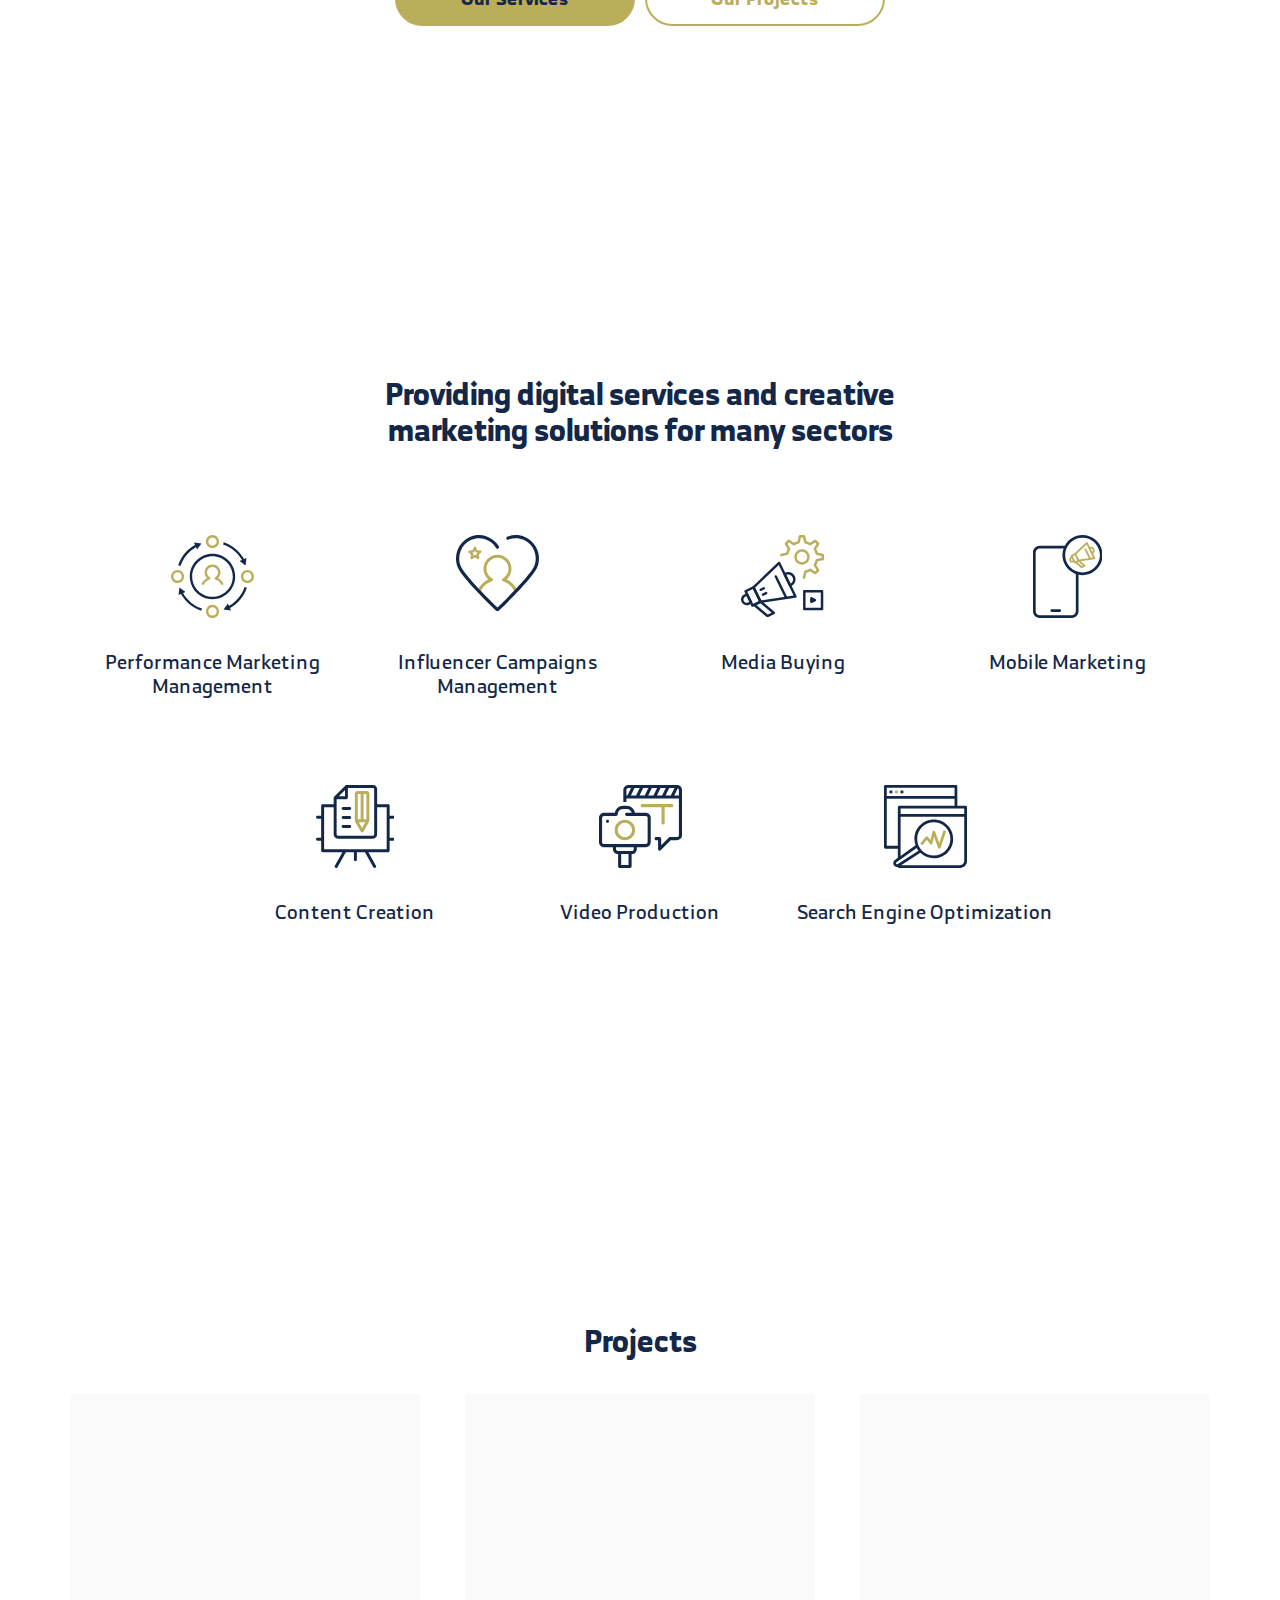
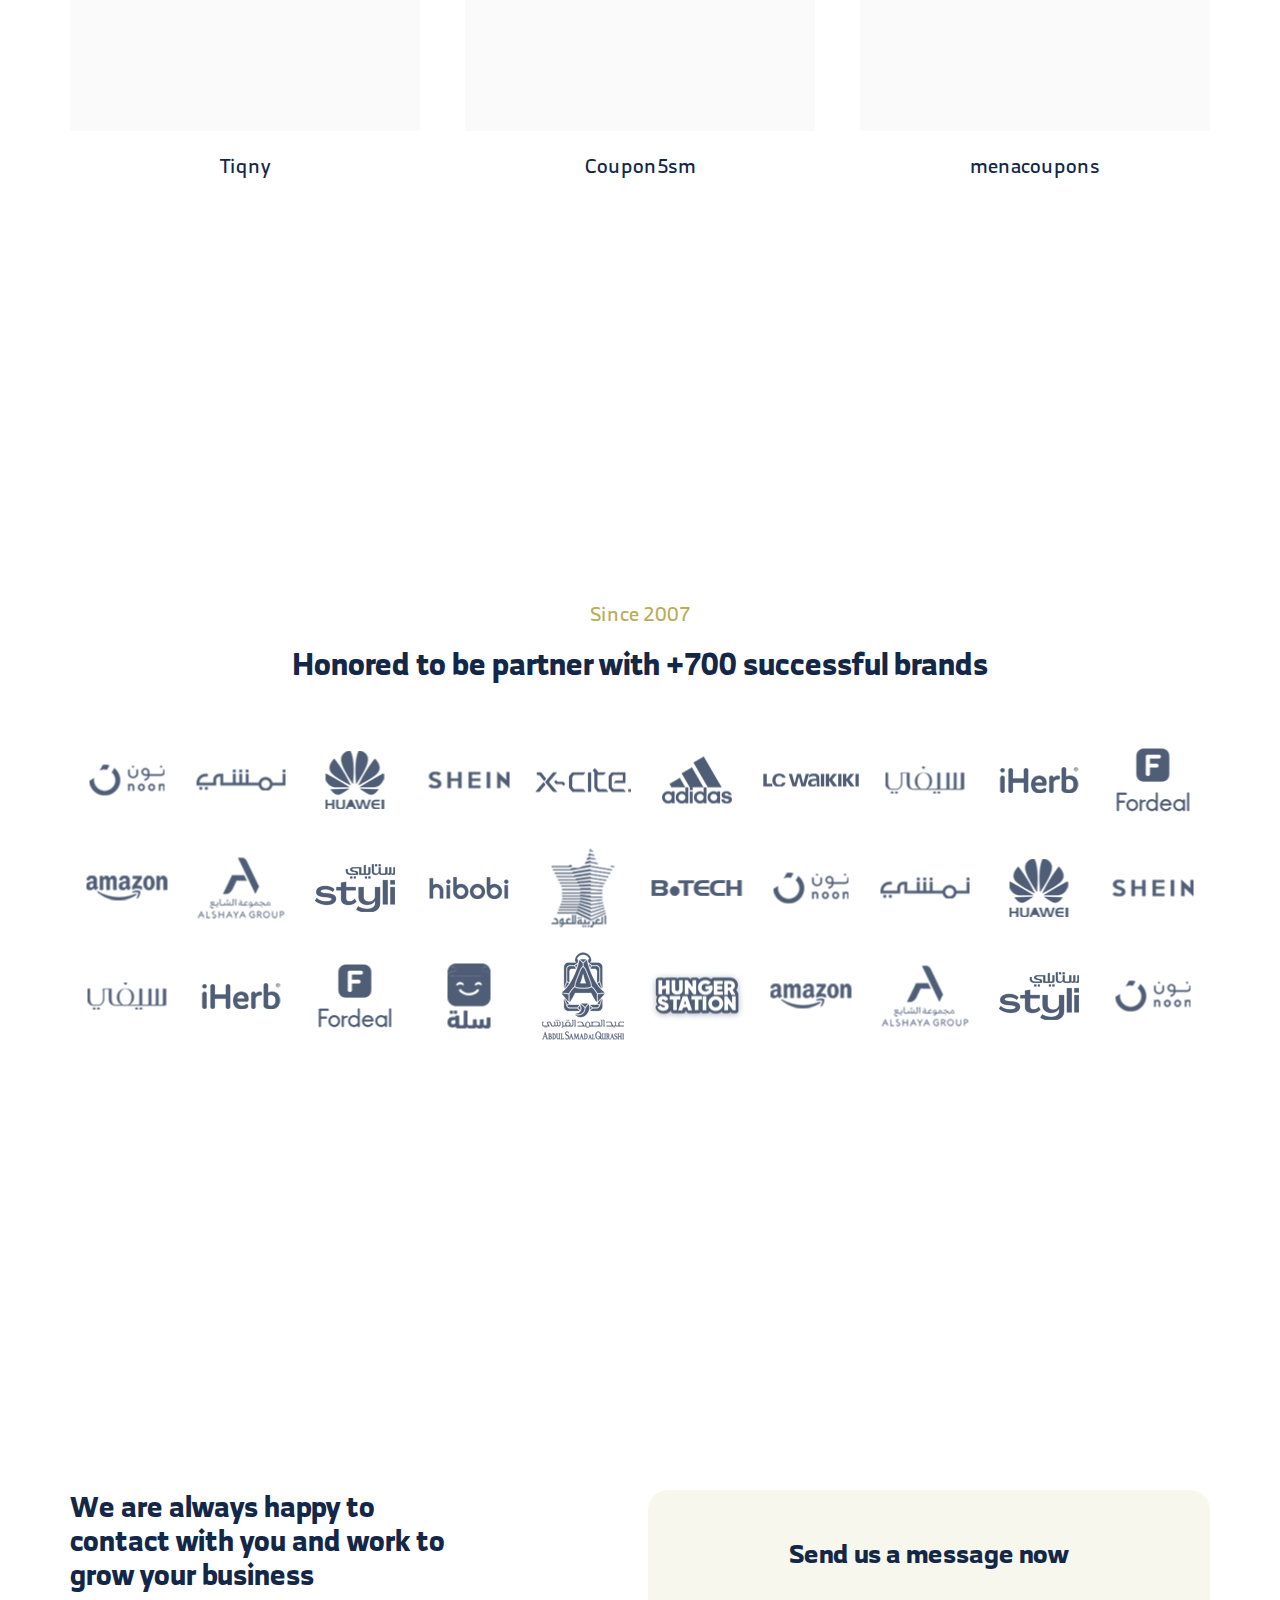
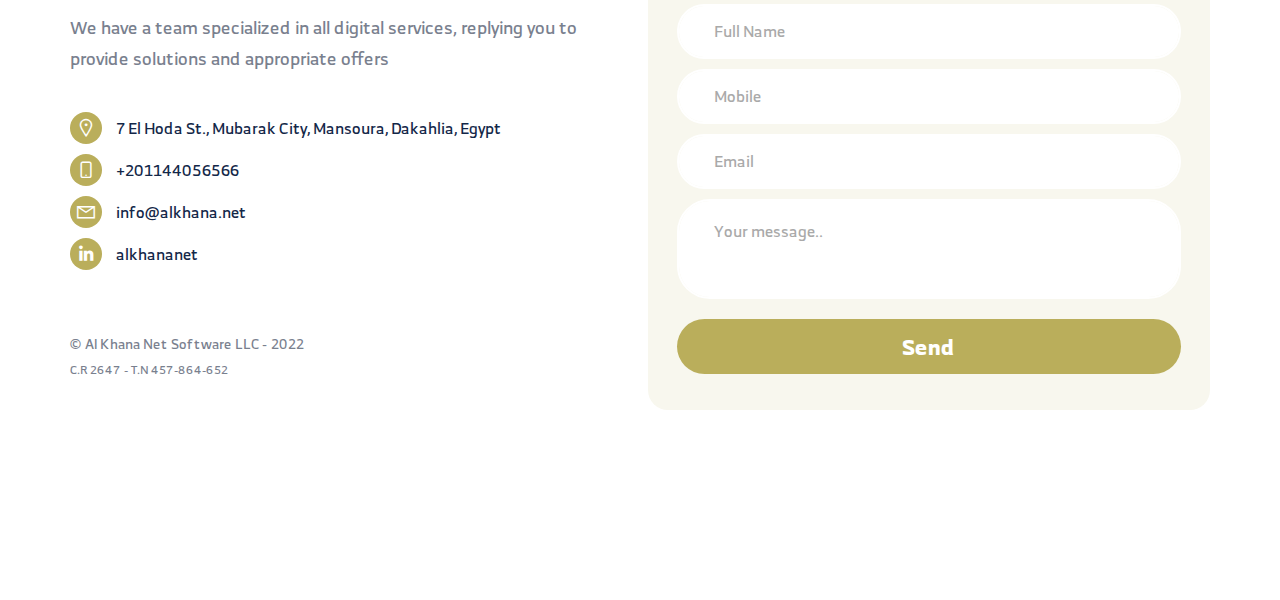
<file: en.html>
<!DOCTYPE html>
<html dir="ltr" lang="en">
  <head>
    <meta charset="UTF-8" />
    <meta
      name="viewport"
      content="width=device-width, initial-scale=1, shrink-to-fit=no, user-scalable=no"
    />
    <title>ALKHANA NET</title>
    <link rel="shortcut icon" type="img/png" href="images/fav.png" />
    <link rel="stylesheet" href="css/bootstrap.min.css" />
    <link rel="stylesheet" href="css/swiper-bundle.min.css" />
    <link rel="stylesheet" href="css/line-awesome.min.css" />
    <link rel="stylesheet" href="css/main.css" />
  </head>

  <body data-bs-spy="scroll" data-bs-target="#fixedNavbar">
    <!-- Start Header -->
    <header id="header">
      <div class="container">
        <div class="header">
          <a href="en.html" class="logo">
            <img src="images/logo.svg" class="img-fluid" />
          </a>
          <div class="splash"></div>
          <nav class="navbar" id="fixedNavbar">
            <ul class="nav nav-pills">
              <li class="nav-item">
                <a class="nav-link" href="#main"> Home </a>
              </li>
              <li class="nav-item">
                <a class="nav-link" href="#about"> About Alkhana </a>
              </li>
              <li class="nav-item">
                <a class="nav-link" href="#services"> Services </a>
              </li>
              <li class="nav-item">
                <a class="nav-link" href="#projects"> Projects </a>
              </li>
              <li class="nav-item">
                <a class="nav-link" href="#partners"> Clients </a>
              </li>
              <li class="nav-item">
                <a class="nav-link" href="#contact"> Contact us </a>
              </li>
              <li class="nav-item xs-link">
                <a class="nav-link" href="index.html"> العربية </a>
              </li>
            </ul>
          </nav>
          <div class="lang-cont">
            <a href="index.html" class="lang-link">
              <i class="las la-globe"></i>
              العربية
            </a>
          </div>
          <a role="button" class="menu-btn">
            <i class="las la-bars"></i>
          </a>
        </div>
      </div>
    </header>
    <!-- End Header -->

    <!-- Start Main -->
    <section class="main-section" id="main" data-color="white">
      <div class="container">
        <div class="main">
          <div class="main-title-div">
            <h2 class="main-title typed-out">Professional Agency</h2>
            <h2 class="main-title typed-out">for Digital Services</h2>
          </div>
          <p class="main-p">
            It is a long established fact that a reader will be distracted by
            the readable content of a page when looking at its layout
          </p>
          <div class="main-link-cont">
            <a
              href="#about"
              class="main-link"
              onclick='$(".nav-item:nth-of-type(2)>.nav-link").trigger( "click" )'
            >
              More about Alkhana
            </a>
          </div>
          <div
            class="main-img"
            style="background-image: url(images/parallax-bg-img.jpg)"
          >
            <svg
              version="1.1"
              id="Layer_1"
              xmlns="http://www.w3.org/2000/svg"
              xmlns:xlink="http://www.w3.org/1999/xlink"
              x="0px"
              y="0px"
              viewBox="0 0 66.71 88.29"
              style="enable-background: new 0 0 66.71 88.29"
              xml:space="preserve"
            >
              <style type="text/css">
                .st0 {
                  fill: none;
                }
                .st1 {
                  fill: none;
                  stroke: #bbaf5b;
                  stroke-width: 0.1;
                  stroke-miterlimit: 10;
                }
                .st2 {
                  opacity: 0.15;
                  fill: #bbaf5b;
                }
              </style>
              <path
                class="bg"
                d="M0,51.36v36.93h37.55C32.77,70.1,18.31,55.85,0,51.36z"
              />
              <path
                class="bg"
                d="M0,0v26.28c0.13,0.02,0.25,0.03,0.38,0.06c0.48,0.08,0.96,0.17,1.44,0.26c0.47,0.09,0.94,0.17,1.41,0.27
          c0.42,0.09,0.84,0.19,1.26,0.28c0.87,0.2,1.74,0.41,2.6,0.63c0.52,0.14,1.04,0.27,1.56,0.42c0.34,0.1,0.67,0.2,1.01,0.31
          c0.6,0.18,1.2,0.36,1.8,0.56c0.25,0.08,0.49,0.17,0.73,0.25c0.71,0.24,1.41,0.48,2.11,0.74c0.13,0.05,0.26,0.1,0.39,0.15
          c24.78,9.4,43.37,31.34,48.03,58.09h4V0H0z"
              />
              <path
                class="st1"
                d="M52,52.06c4.93-8.27,8.34-17.54,9.84-27.45c0.57-3.75,0.86-7.58,0.86-11.48c0-4.48-0.41-8.86-1.15-13.13H36.4
          c1.1,4.19,1.69,8.59,1.69,13.13c0,3.95-0.46,7.79-1.3,11.48c-0.85,3.73-2.12,7.3-3.73,10.68C40.04,40.11,46.4,45.74,52,52.06z"
              />
              <path
                class="st2"
                d="M40.63,0c0.94,3.89,1.46,7.95,1.46,12.13c0,3.95-0.46,7.79-1.3,11.48c-0.85,3.73-2.12,7.3-3.73,10.68
          C44.04,39.11,50.4,44.74,56,51.06c4.93-8.27,8.34-17.54,9.84-27.45c0.57-3.75,0.86-7.58,0.86-11.48c0-4.13-0.36-8.18-1-12.13H40.63z
          "
              />
            </svg>
          </div>
        </div>
        <a
          href="#about"
          class="scroll-down"
          onclick='$(".nav-item:nth-of-type(2)>.nav-link").trigger( "click" )'
        >
          <span></span>
        </a>
      </div>
    </section>
    <!-- End Main -->

    <!-- Start About -->
    <section class="about-section" id="about" data-color="dark">
      <div class="container">
        <div class="about">
          <h2 class="about-title">Alkhana net</h2>
          <p class="about-p">
            There are many variations of passages of Lorem Ipsum available, but
            the majority have suffered alteration in some form, by injected
            humour, or randomised words which don't look even slightly
            believable. If you are going to use a passage of Lorem Ipsum, you
            need to be sure there isn't anything embarrassing hidden in the
            middle of text. All the Lorem Ipsum generators on the Internet tend
            to repeat predefined chunks as necessary, making this the first true
            generator on the Internet. It uses a dictionary of over 200 Latin
            words, combined with a handful of model sentence structures, to
            generate Lorem Ipsum which looks reasonable. The generated Lorem
            Ipsum is therefore always free from repetition, injected humour, or
            non-characteristic words etc.
          </p>
          <div class="about-numbers">
            <div class="number-desc">
              <strong>
                +
                <span class="number"> 15 </span>
              </strong>
              <h6 class="item-name">Years of Experience</h6>
            </div>
            <div class="number-desc">
              <strong>
                +
                <span class="number"> 200 </span>
              </strong>
              <h6 class="item-name">Satisfied Clients</h6>
            </div>
            <div class="number-desc">
              <strong>
                <span class="number"> 100 </span>
              </strong>
              <h6 class="item-name">Projects</h6>
            </div>
            <div class="number-desc">
              <strong>
                <span class="number"> 100 </span>
              </strong>
              <h6 class="item-name">Experienced Employees</h6>
            </div>
          </div>
          <div class="about-btns">
            <div class="about-btns">
              <a
                href="#services"
                class="about-btn"
                onclick='$(".nav-item:nth-of-type(3)>.nav-link").trigger( "click" )'
                >Our Services</a
              >
              <a
                href="#projects"
                class="about-btn"
                onclick='$(".nav-item:nth-of-type(4)>.nav-link").trigger( "click" )'
                >Our Projects</a
              >
            </div>
          </div>
        </div>
      </div>
    </section>
    <!-- End About -->

    <!-- Start Services -->
    <section class="services-section" id="services" data-color="white">
      <div class="container">
        <h2 class="service-title">
          Providing digital services and creative marketing solutions for many
          sectors
        </h2>
        <div class="services-slider">
          <div class="service-items">
            <div class="service-item">
              <div class="service-icon">
                <svg
                  version="1.1"
                  id="Layer_1"
                  xmlns="http://www.w3.org/2000/svg"
                  xmlns:xlink="http://www.w3.org/1999/xlink"
                  x="0px"
                  y="0px"
                  viewBox="0 0 276.18 276.18"
                  style="enable-background: new 0 0 276.18 276.18"
                  xml:space="preserve"
                >
                  <g>
                    <path
                      class="gold"
                      d="M138.09,43.71c12.05,0,21.85-9.8,21.85-21.85S150.14,0,138.09,0c-12.05,0-21.85,9.8-21.85,21.85
                    C116.24,33.9,126.04,43.71,138.09,43.71z M138.09,7.94c7.67,0,13.91,6.24,13.91,13.91s-6.24,13.91-13.91,13.91
                    s-13.91-6.24-13.91-13.91S130.42,7.94,138.09,7.94z"
                    />
                    <path
                      class="gold"
                      d="M138.09,232.48c-12.05,0-21.85,9.8-21.85,21.85s9.8,21.85,21.85,21.85s21.85-9.8,21.85-21.85
                    S150.14,232.48,138.09,232.48z M138.09,268.24c-7.67,0-13.91-6.24-13.91-13.91s6.24-13.91,13.91-13.91S152,246.66,152,254.33
                    S145.76,268.24,138.09,268.24z"
                    />
                    <path
                      class="dark"
                      d="M83.17,40.2l3.51,7.9l14.73-20.22l-24.87-2.65l3.41,7.69l-0.4,0.22c-26.14,14.63-46.41,39.21-55.69,67.48
                    l7.55,2.44C40,76.96,58.66,54.17,82.69,40.48L83.17,40.2z"
                    />
                    <path
                      class="dark"
                      d="M40.48,193.48L40.21,193l7.9-3.5L27.9,174.77l-2.65,24.88l7.69-3.41l0.22,0.4
                    c14.64,26.14,39.21,46.41,67.48,55.68l2.44-7.55C76.97,236.19,54.17,217.52,40.48,193.48z"
                    />
                    <path
                      class="gold"
                      d="M104.35,165.98c0.94,0.48,2.02,0.55,3.03,0.22c1.01-0.34,1.83-1.04,2.3-1.99
                    c3.86-7.75,10.75-13.66,18.92-16.22c1.52-0.47,2.61-1.8,2.76-3.39c0.16-1.58-0.64-3.1-2.04-3.87c-5.92-3.26-9.6-9.4-9.6-16.03
                    c0-10.13,8.25-18.38,18.38-18.38c10.14,0,18.38,8.25,18.38,18.38c0,6.63-3.68,12.78-9.59,16.04c-1.4,0.77-2.2,2.29-2.04,3.88
                    c0.16,1.59,1.25,2.92,2.77,3.39c8.16,2.56,15.06,8.47,18.91,16.23c0.47,0.94,1.28,1.65,2.28,1.98c1.01,0.34,2.09,0.27,3.04-0.21
                    c0.95-0.47,1.66-1.28,2-2.28c0.34-1.01,0.27-2.09-0.21-3.04c-3.57-7.17-9.39-13.25-16.38-17.13l-0.57-0.31l0.45-0.47
                    c4.7-4.9,7.29-11.31,7.29-18.06c0-14.51-11.81-26.32-26.32-26.32c-14.52,0-26.32,11.81-26.32,26.32c0,6.74,2.59,13.15,7.29,18.05
                    l0.45,0.47l-0.57,0.31c-7,3.88-12.81,9.97-16.38,17.14C101.59,162.61,102.39,165,104.35,165.98z"
                    />
                    <path
                      class="gold"
                      d="M21.85,116.24C9.8,116.24,0,126.04,0,138.09s9.8,21.85,21.85,21.85s21.85-9.8,21.85-21.85
                    S33.91,116.24,21.85,116.24z M21.85,152c-7.67,0-13.91-6.24-13.91-13.91s6.24-13.91,13.91-13.91s13.91,6.24,13.91,13.91
                    S29.53,152,21.85,152z"
                    />
                    <path
                      class="gold"
                      d="M254.32,116.24c-12.05,0-21.85,9.8-21.85,21.85s9.8,21.85,21.85,21.85c12.05,0,21.85-9.8,21.85-21.85
                    S266.38,116.24,254.32,116.24z M254.32,152c-7.67,0-13.91-6.24-13.91-13.91s6.24-13.91,13.91-13.91s13.91,6.24,13.91,13.91
                    S262,152,254.32,152z"
                    />
                    <path
                      class="dark"
                      d="M138.08,213.59c41.63,0,75.5-33.87,75.5-75.5s-33.87-75.5-75.5-75.5s-75.5,33.87-75.5,75.5
                    S96.45,213.59,138.08,213.59z M138.09,70.53c37.25,0,67.56,30.31,67.56,67.56c0,37.25-30.31,67.56-67.56,67.56
                    s-67.56-30.31-67.56-67.56S100.83,70.53,138.09,70.53z"
                    />
                    <path
                      class="dark"
                      d="M235.7,82.7l0.27,0.48l-7.9,3.5l20.22,14.73l2.66-24.87l-7.69,3.41l-0.22-0.4
                    c-14.63-26.14-39.21-46.41-67.48-55.69l-2.44,7.56C199.22,39.99,222.02,58.66,235.7,82.7z"
                    />
                    <path
                      class="dark"
                      d="M193.02,235.97l-3.51-7.9l-14.73,20.22l24.87,2.66l-3.41-7.69l0.4-0.22c26.14-14.63,46.42-39.21,55.69-67.48
                    l-7.55-2.44c-8.57,26.11-27.23,48.9-51.28,62.59L193.02,235.97z"
                    />
                  </g>
                </svg>
              </div>
              <h6 class="service-name">Performance Marketing Management</h6>
            </div>
            <div class="service-item">
              <div class="service-icon">
                <svg
                  version="1.1"
                  id="Layer_1"
                  xmlns="http://www.w3.org/2000/svg"
                  xmlns:xlink="http://www.w3.org/1999/xlink"
                  x="0px"
                  y="0px"
                  viewBox="0 0 238.31 219.24"
                  style="enable-background: new 0 0 238.31 219.24"
                  xml:space="preserve"
                >
                  <g>
                    <g>
                      <path
                        class="gold"
                        d="M148.97,129.22l-3.24-1.8l2.56-2.68c7.19-7.5,11.16-17.32,11.16-27.64c0-22.22-18.08-40.3-40.3-40.3
                      c-22.22,0-40.3,18.08-40.3,40.3c0,10.31,3.96,20.12,11.16,27.63l2.56,2.68l-3.24,1.8c-10.9,6.05-19.96,15.52-25.52,26.69
                      c-0.51,1.04-0.59,2.21-0.22,3.31c0.37,1.1,1.14,1.99,2.18,2.5c1.04,0.52,2.21,0.6,3.31,0.24c1.1-0.37,2-1.14,2.51-2.17
                      c6.45-12.97,18-22.87,31.67-27.15c1.66-0.52,2.85-1.97,3.02-3.7c0.17-1.73-0.7-3.39-2.23-4.23c-10.18-5.6-16.51-16.18-16.51-27.6
                      c0-17.44,14.19-31.63,31.63-31.63s31.63,14.19,31.63,31.63c0,11.42-6.32,22-16.5,27.6c-1.53,0.84-2.4,2.5-2.23,4.24
                      c0.18,1.73,1.36,3.17,3.01,3.69c13.67,4.28,25.21,14.18,31.66,27.16c0.51,1.02,1.39,1.79,2.49,2.16c1.11,0.37,2.29,0.3,3.32-0.22
                      c1.04-0.52,1.82-1.4,2.19-2.49c0.37-1.1,0.29-2.28-0.23-3.32C168.94,144.75,159.87,135.27,148.97,129.22z"
                      />
                    </g>
                    <path
                      class="dark"
                      d="M233.5,42.31c-6.59-16.6-19.22-29.71-35.56-36.91c-15.87-6.92-34.2-7.2-50.29-0.76l-0.16,0.06
                    c-1.19,0.42-2.16,1.32-2.68,2.47c-0.51,1.14-0.54,2.46-0.08,3.63c0.46,1.16,1.39,2.1,2.55,2.57c1.16,0.47,2.48,0.46,3.62-0.05
                    l0.15-0.06c13.84-5.54,29.62-5.3,43.28,0.66c14.09,6.25,24.96,17.58,30.61,31.89c5.66,14.31,5.47,30-0.53,44.17
                    c-12.37,29.26-101.01,114.32-101.9,115.17l-3.38,3.23l-3.39-3.22c-23.1-21.95-91.4-90.24-101.91-115.18
                    C7.83,75.8,7.63,60.11,13.29,45.79c5.66-14.32,16.53-25.64,30.61-31.87c12.71-5.41,26.91-6.04,40-1.77
                    c13.08,4.26,24.18,13.12,31.24,24.93c0.63,1.06,1.65,1.81,2.85,2.11c1.2,0.3,2.45,0.12,3.51-0.52c2.2-1.31,2.91-4.17,1.6-6.36
                    c-8.23-13.77-21.17-24.08-36.43-29.02c-6.66-2.16-13.55-3.23-20.44-3.23c-8.9,0-17.78,1.79-26.09,5.36
                    c-16.27,7.22-28.84,20.34-35.4,36.93c-6.48,16.41-6.34,34.42,0.42,50.71l0.21,0.5C18,123.51,99.08,202.8,115.51,217.53l0.26,0.25
                    c0.46,0.49,1,0.87,1.59,1.15c0.55,0.21,1.16,0.31,1.68,0.3l0.44,0c0.52-0.02,1.05-0.13,1.55-0.32c0.54-0.25,1.04-0.61,1.47-1.07
                    l8.51-8.03c33.39-32.02,91.54-91.68,101.94-116.26C239.9,77.11,240.09,58.91,233.5,42.31z"
                    />
                    <path
                      class="gold"
                      d="M73.13,46.76c-0.39-1.22-1.46-2.09-2.73-2.23l-9.36-1l-3.76-8.43l-0.05-0.12c-0.52-1.17-1.68-1.93-2.96-1.93h0
                    c-1.28,0-2.44,0.76-2.95,1.93l-3.82,8.55l-9.36,1c-1.27,0.14-2.34,1.01-2.73,2.23c-0.39,1.22-0.02,2.55,0.93,3.4l6.94,6.28
                    l-1.96,9.21c-0.27,1.26,0.21,2.52,1.25,3.28c0.57,0.42,1.23,0.63,1.9,0.63c0.55,0,1.1-0.14,1.6-0.43l8.18-4.74l8,4.64l0.18,0.1
                    c1.12,0.64,2.46,0.56,3.5-0.2s1.52-2.02,1.25-3.28l-1.96-9.21l6.83-6.18l0.12-0.11C73.15,49.31,73.52,47.98,73.13,46.76z
                     M49.39,59.59l0.79-3.68c0.24-1.12-0.14-2.3-1-3.07l-2.82-2.54l3.76-0.39c1.12-0.12,2.11-0.82,2.58-1.83l1.56-3.52l1.51,3.4
                    l0.05,0.11c0.48,1.01,1.47,1.72,2.58,1.83l3.76,0.4l-2.82,2.54c-0.85,0.77-1.23,1.95-0.99,3.07l0.79,3.68l-3.17-1.81
                    c-0.53-0.33-1.13-0.49-1.73-0.49c-0.58,0-1.15,0.15-1.62,0.45L49.39,59.59z M50.93,47.14L50.93,47.14L50.93,47.14L50.93,47.14z"
                    />
                  </g>
                </svg>
              </div>
              <h6 class="service-name">Influencer Campaigns Management</h6>
            </div>
            <div class="service-item">
              <div class="service-icon">
                <svg
                  version="1.1"
                  id="Layer_1"
                  xmlns="http://www.w3.org/2000/svg"
                  xmlns:xlink="http://www.w3.org/1999/xlink"
                  x="0px"
                  y="0px"
                  viewBox="0 0 237.4 235.36"
                  style="enable-background: new 0 0 237.4 235.36"
                  xml:space="preserve"
                >
                  <g>
                    <path
                      class="dark"
                      d="M55.88,194.34c-1.34,0-2.59-0.76-3.19-1.99l-20.03-41.02c-0.68-1.39-0.38-3.06,0.74-4.13l73.25-69.64
                    c0.82-0.78,1.96-1.12,3.08-0.92c1.11,0.2,2.07,0.92,2.56,1.94l46.75,95.72c0.5,1.02,0.48,2.21-0.05,3.21
                    c-0.53,1-1.5,1.69-2.62,1.86L56.41,194.3C56.23,194.33,56.06,194.34,55.88,194.34L55.88,194.34z M40.18,150.55l17.75,36.34
                    l92.59-13.85l-42.49-87.01L40.18,150.55z"
                    />
                    <path
                      class="dark"
                      d="M140.27,147.49c-1.32,0-2.58-0.73-3.19-1.99l-15.58-31.91c-0.41-0.85-0.47-1.82-0.17-2.71
                    c0.31-0.89,0.95-1.62,1.8-2.04l2.28-1.11c2.94-1.44,6.08-2.17,9.34-2.17c8.21,0,15.55,4.58,19.16,11.96
                    c2.5,5.11,2.85,10.89,1,16.27c-1.85,5.38-5.69,9.72-10.8,12.22l-2.28,1.11C141.32,147.37,140.79,147.49,140.27,147.49
                    L140.27,147.49z M129.45,113.7l12.44,25.46c2.96-1.71,5.18-4.4,6.3-7.67c1.23-3.59,1-7.44-0.67-10.85
                    c-2.4-4.92-7.3-7.98-12.78-7.98C132.91,112.67,131.14,113.01,129.45,113.7L129.45,113.7z"
                    />
                    <path
                      class="dark"
                      d="M33.1,205.47c-1.32,0-2.58-0.73-3.19-1.99L9.87,162.46c-0.41-0.85-0.47-1.82-0.17-2.71
                    c0.31-0.89,0.95-1.62,1.8-2.04l22.79-11.13c1.76-0.86,3.89-0.13,4.75,1.63l20.03,41.02c0.41,0.85,0.47,1.82,0.17,2.71
                    c-0.31,0.89-0.95,1.62-1.8,2.04l-22.79,11.13C34.16,205.36,33.62,205.47,33.1,205.47L33.1,205.47z M17.81,162.53l16.92,34.64
                    l16.41-8.01l-16.92-34.64L17.81,162.53z"
                    />
                    <path
                      class="dark"
                      d="M16.25,200.98c-6.26,0-11.85-3.49-14.59-9.11c-1.9-3.9-2.17-8.3-0.76-12.4c1.41-4.1,4.33-7.41,8.23-9.31
                    l6.84-3.34c0.85-0.41,1.82-0.47,2.71-0.17c0.89,0.31,1.62,0.95,2.04,1.8l11.13,22.79c0.41,0.85,0.47,1.82,0.17,2.71
                    c-0.31,0.89-0.95,1.62-1.8,2.04l-6.84,3.34C21.12,200.43,18.73,200.98,16.25,200.98L16.25,200.98z M15.88,174.76l-3.65,1.78
                    c-2.19,1.07-3.83,2.93-4.63,5.24c-0.79,2.31-0.64,4.78,0.43,6.98c1.54,3.16,4.69,5.13,8.21,5.13c1.39,0,2.74-0.31,4-0.93l3.65-1.78
                    L15.88,174.76z"
                    />
                    <path
                      class="dark"
                      d="M128.61,181.41c-1.32,0-2.58-0.73-3.19-1.99l-28.94-59.26c-0.86-1.76-0.13-3.89,1.63-4.75
                    c1.76-0.86,3.89-0.13,4.75,1.63l28.94,59.26c0.86,1.76,0.13,3.89-1.63,4.75C129.66,181.29,129.13,181.41,128.61,181.41
                    L128.61,181.41z"
                    />
                    <path
                      class="dark"
                      d="M75.92,235.36c-0.82,0-1.63-0.28-2.28-0.83l-38.27-32.12c-0.92-0.77-1.39-1.96-1.24-3.15
                    c0.15-1.19,0.89-2.23,1.97-2.76l18.23-8.91c1.26-0.62,2.77-0.43,3.84,0.47l38.27,32.12c0.92,0.77,1.39,1.96,1.24,3.15
                    c-0.15,1.19-0.89,2.23-1.97,2.76L77.48,235C76.98,235.25,76.45,235.36,75.92,235.36L75.92,235.36z M44.12,200.49l32.31,27.12
                    l11.25-5.5l-32.31-27.12L44.12,200.49z"
                    />
                    <path
                      class="dark"
                      d="M56.21,160.32c-1.32,0-2.58-0.73-3.19-1.99c-0.86-1.76-0.13-3.89,1.63-4.75l9.12-4.45
                    c1.76-0.86,3.89-0.13,4.75,1.63c0.86,1.76,0.13,3.89-1.63,4.75l-9.12,4.45C57.26,160.2,56.73,160.32,56.21,160.32L56.21,160.32z"
                    />
                    <path
                      class="dark"
                      d="M62.89,173.99c-1.32,0-2.58-0.73-3.19-1.99c-0.86-1.76-0.13-3.89,1.63-4.75l9.12-4.45
                    c1.76-0.86,3.89-0.13,4.75,1.63c0.86,1.76,0.13,3.89-1.63,4.75l-9.12,4.45C63.94,173.87,63.41,173.99,62.89,173.99L62.89,173.99z"
                    />
                    <path
                      class="gold"
                      d="M174.5,84.8c-12.08,0-21.91-9.83-21.91-21.91s9.83-21.91,21.91-21.91s21.91,9.83,21.91,21.91
                    S186.58,84.8,174.5,84.8z M174.5,48.09c-8.16,0-14.8,6.64-14.8,14.8s6.64,14.8,14.8,14.8s14.8-6.64,14.8-14.8
                    C189.31,54.74,182.67,48.09,174.5,48.09z"
                    />
                    <path
                      class="gold"
                      d="M180.19,125.8c-0.26,0-0.52-0.03-0.78-0.09c-1.91-0.43-3.12-2.33-2.69-4.24l3.79-16.97
                    c0.3-1.34,1.35-2.39,2.69-2.69c4.49-1,8.74-2.76,12.62-5.23c1.16-0.74,2.64-0.74,3.8,0l12.31,7.8l4.02-4.02l-7.8-12.31
                    c-0.73-1.16-0.73-2.64,0-3.8c2.48-3.93,4.24-8.18,5.24-12.63c0.3-1.34,1.35-2.39,2.69-2.69l14.2-3.17v-5.69l-14.2-3.17
                    c-1.34-0.3-2.39-1.35-2.69-2.69c-0.99-4.46-2.75-8.71-5.24-12.63c-0.73-1.16-0.73-2.64,0-3.8l7.8-12.31l-4.01-4.01l-12.31,7.82
                    c-1.17,0.74-2.65,0.74-3.82,0c-3.85-2.45-8.1-4.22-12.63-5.25c-1.34-0.3-2.38-1.35-2.68-2.69l-3.17-14.2h-5.68l-3.17,14.2
                    c-0.3,1.34-1.34,2.38-2.68,2.69c-4.54,1.03-8.79,2.8-12.63,5.25c-1.16,0.74-2.65,0.75-3.82,0l-12.32-7.82l-4.01,4.01l7.8,12.31
                    c0.73,1.16,0.73,2.64,0,3.8c-2.48,3.93-4.24,8.18-5.24,12.63c-0.3,1.34-1.35,2.4-2.69,2.69l-16.97,3.79
                    c-1.91,0.43-3.81-0.78-4.24-2.69s0.78-3.81,2.69-4.24l14.83-3.31c1.02-3.73,2.51-7.32,4.45-10.72l-8.14-12.87
                    c-0.89-1.4-0.69-3.23,0.49-4.41l8.04-8.04c1.18-1.18,3.01-1.38,4.41-0.49l12.86,8.16c3.36-1.92,6.95-3.41,10.72-4.46l3.31-14.84
                    c0.36-1.62,1.8-2.78,3.47-2.78h11.38c1.66,0,3.1,1.15,3.47,2.78l3.31,14.84c3.77,1.05,7.37,2.54,10.72,4.46l12.86-8.16
                    c1.4-0.89,3.24-0.69,4.41,0.49l8.04,8.04c1.17,1.17,1.38,3.01,0.49,4.41l-8.14,12.87c1.93,3.4,3.42,6.99,4.45,10.72l14.83,3.31
                    c1.62,0.36,2.78,1.8,2.78,3.47v11.38c0,1.66-1.15,3.1-2.78,3.47l-14.83,3.31c-1.02,3.73-2.51,7.32-4.45,10.72l8.14,12.87
                    c0.89,1.4,0.69,3.23-0.49,4.41l-8.04,8.04c-1.17,1.17-3.01,1.38-4.41,0.49l-12.86-8.14c-3.38,1.93-6.97,3.42-10.73,4.44
                    l-3.31,14.83C183.28,124.67,181.82,125.8,180.19,125.8L180.19,125.8z"
                    />
                    <path
                      class="dark"
                      d="M231.82,215.07H181.1c-1.96,0-3.55-1.59-3.55-3.55l0-50.72c0-1.96,1.59-3.55,3.55-3.55h50.73
                    c1.96,0,3.55,1.59,3.55,3.55v50.73C235.37,213.48,233.79,215.07,231.82,215.07L231.82,215.07z M184.65,207.97h43.62v-43.62h-43.62
                    L184.65,207.97z"
                    />
                    <path
                      class="dark"
                      d="M201.39,194.79c-0.65,0-1.3-0.18-1.87-0.53c-1.05-0.65-1.68-1.79-1.68-3.02v-10.15c0-1.23,0.64-2.37,1.68-3.02
                    c1.05-0.65,2.35-0.71,3.46-0.16l10.15,5.07c1.2,0.6,1.96,1.83,1.96,3.18c0,1.35-0.76,2.57-1.96,3.18l-10.15,5.07
                    C202.47,194.66,201.93,194.79,201.39,194.79L201.39,194.79z"
                    />
                  </g>
                </svg>
              </div>
              <h6 class="service-name">Media Buying</h6>
            </div>
            <div class="service-item">
              <div class="service-icon">
                <svg
                  version="1.1"
                  id="Layer_1"
                  xmlns="http://www.w3.org/2000/svg"
                  xmlns:xlink="http://www.w3.org/1999/xlink"
                  x="0px"
                  y="0px"
                  viewBox="0 0 198.59 236.79"
                  style="enable-background: new 0 0 198.59 236.79"
                  xml:space="preserve"
                >
                  <g>
                    <path
                      class="dark"
                      d="M53.46,211.69h22.91c2.11,0,3.82,1.71,3.82,3.82v0c0,2.11-1.71,3.82-3.82,3.82H53.46
                    c-2.11,0-3.82-1.71-3.82-3.82v0C49.65,213.4,51.36,211.69,53.46,211.69z"
                    />
                    <path
                      class="dark"
                      d="M141.31,0L141.31,0c-21.93,0-41,12.41-50.62,30.56H19.1C8.57,30.56,0,39.12,0,49.65V217.7
                    c0,10.53,8.57,19.1,19.1,19.1h91.66c10.53,0,19.1-8.57,19.1-19.1l0-104.27c3.7,0.75,7.53,1.15,11.46,1.15
                    c31.59,0,57.29-25.7,57.29-57.29C198.59,25.7,172.9,0,141.31,0z M122.21,217.7c0,6.32-5.14,11.46-11.46,11.46H19.1
                    c-6.32,0-11.46-5.14-11.46-11.46V49.65c0-6.32,5.14-11.46,11.46-11.46h68.27c-0.88,2.48-1.65,5.01-2.19,7.64l-0.96,7.64
                    c-0.08,1.27-0.2,2.53-0.2,3.82c0,18.68,9.03,35.26,22.91,45.72l0,0l7.64,4.9c2.44,1.29,5,2.38,7.64,3.31L122.21,217.7z
                     M141.31,106.94c-27.38,0-49.65-22.27-49.65-49.65s22.27-49.65,49.65-49.65c27.38,0,49.65,22.27,49.65,49.65
                    C190.96,84.67,168.68,106.94,141.31,106.94z"
                    />
                    <path
                      class="gold"
                      d="M177.29,65.17l-5.98-12.24c1.93-1.29,3.39-3.17,4.15-5.38c0.93-2.69,0.75-5.59-0.5-8.15
                    c-1.81-3.69-5.48-5.99-9.6-5.99c-1.12,0-2.23,0.18-3.32,0.54l-5.98-12.24c-0.36-0.74-1.07-1.28-1.88-1.42
                    c-0.82-0.15-1.66,0.11-2.26,0.68l-32.96,31.34l-9.98,4.87c-0.62,0.3-1.1,0.85-1.32,1.5c-0.22,0.65-0.18,1.38,0.12,2l0.87,1.79
                    l-0.76,0.37c-2.01,0.98-3.52,2.69-4.24,4.8c-0.73,2.11-0.59,4.38,0.39,6.39c1.41,2.9,4.3,4.7,7.52,4.7c1.28,0,2.51-0.29,3.67-0.85
                    l0.76-0.37l0.88,1.79c0.44,0.9,1.34,1.47,2.35,1.47c0.4,0,0.79-0.09,1.15-0.26l0.54-0.27l16.07,13.49
                    c0.47,0.39,1.07,0.61,1.68,0.61c0.4,0,0.79-0.09,1.15-0.27l8.28-4.04c0.8-0.39,1.34-1.15,1.45-2.03c0.11-0.88-0.23-1.75-0.91-2.32
                    l-12.93-10.85l39.64-5.93c0.82-0.12,1.54-0.63,1.93-1.37C177.64,66.8,177.65,65.92,177.29,65.17z M112.94,73.18
                    c-0.43,0.21-0.9,0.32-1.38,0.32c-1.21,0-2.3-0.68-2.83-1.77c-0.37-0.75-0.42-1.61-0.15-2.4c0.27-0.79,0.84-1.43,1.59-1.8l0.76-0.37
                    l2.76,5.65L112.94,73.18L112.94,73.18z M164.37,38.73c0.32-0.06,0.65-0.09,0.99-0.09c2.1,0,3.98,1.17,4.9,3.06
                    c0.64,1.31,0.73,2.78,0.26,4.16c-0.31,0.9-0.84,1.69-1.54,2.31L164.37,38.73z M129.19,76.2l12.99,10.9l-3.14,1.53l-12.99-10.9
                    L129.19,76.2z M164.51,65.24l-12.72-26.05c-0.31-0.63-0.84-1.1-1.5-1.32c-0.66-0.23-1.37-0.18-2,0.12c-0.63,0.31-1.1,0.84-1.32,1.5
                    c-0.23,0.66-0.18,1.37,0.12,2l12,24.57l-28.02,4.19l-7.42-15.18l29.28-27.84l18.09,37.05L164.51,65.24z M126.07,71.9l-5.65,2.76
                    l-6.8-13.93l5.65-2.76L126.07,71.9z"
                    />
                  </g>
                </svg>
              </div>
              <h6 class="service-name">Mobile Marketing</h6>
            </div>
            <div class="service-item">
              <div class="service-icon">
                <svg
                  version="1.1"
                  id="Layer_1"
                  xmlns="http://www.w3.org/2000/svg"
                  xmlns:xlink="http://www.w3.org/1999/xlink"
                  x="0px"
                  y="0px"
                  viewBox="0 0 210.38 221.54"
                  style="enable-background: new 0 0 210.38 221.54"
                  xml:space="preserve"
                >
                  <g>
                    <path
                      class="gold"
                      d="M119.58,124.75c0.85,1.27,2.06,1.94,3.51,1.94s2.67-0.67,3.54-1.98l15.56-27.66v-0.82
                    c0-0.05,0.07-0.2,0.12-0.29c0.1-0.2,0.23-0.45,0.23-0.74V23.57c0-4.07-3.31-7.39-7.39-7.39h-24.11c-4.07,0-7.39,3.31-7.39,7.39
                    v71.97c0,0.39,0,1.18,0.44,1.67L119.58,124.75z M127.04,24.08h7.61l0,67.53h-7.61L127.04,24.08z M114.32,99.49h17.56l-8.78,15.37
                    L114.32,99.49z M111.54,91.6V24.08h7.61V91.6H111.54z"
                    />
                    <path
                      class="dark"
                      d="M68.53,62.83c0,2.36,1.58,3.94,3.94,3.94h17.56c2.36,0,3.94-1.58,3.94-3.94s-1.58-3.94-3.94-3.94H72.47
                    C70.58,58.89,68.53,60.4,68.53,62.83z"
                    />
                    <path
                      class="dark"
                      d="M90.04,82.65H72.47c-2.36,0-3.94,1.58-3.94,3.94s1.58,3.94,3.94,3.94h17.56c2.36,0,3.94-1.58,3.94-3.94
                    C93.98,84.7,92.47,82.65,90.04,82.65z"
                    />
                    <path
                      class="dark"
                      d="M90.04,106.75H72.47c-2.36,0-3.94,1.58-3.94,3.94s1.58,3.94,3.94,3.94h17.56c2.36,0,3.94-1.58,3.94-3.94
                    S92.4,106.75,90.04,106.75z"
                    />
                    <path
                      class="dark"
                      d="M206.43,140.84h-9.83v-51h9.83c2.36,0,3.94-1.58,3.94-3.94s-1.58-3.94-3.94-3.94h-9.83V55.25
                    c0-2.36-1.58-3.94-3.94-3.94H163.2V10.83C163.2,4.86,158.34,0,152.37,0H81.08c-0.87,0-2.01,0.43-2.47,1.23L48.36,31.14
                    c-0.81,0.81-1.18,2-1.18,2.76v17.41H17.72c-2.36,0-3.94,1.58-3.94,3.94v26.71H3.95C1.59,81.96,0,83.54,0,85.9
                    c0,2.36,1.58,3.94,3.94,3.94h9.83v51H3.94c-2.36,0-3.94,1.58-3.94,3.94s1.58,3.94,3.94,3.94h9.83v26.71c0,2.36,1.58,3.94,3.94,3.94
                    h52.87l-20.24,36.09c-0.57,0.94-0.71,2.03-0.4,3.07c0.3,1,0.99,1.87,1.95,2.44c0.94,0.56,2.03,0.7,3.07,0.39
                    c1-0.3,1.87-0.99,2.45-1.96l22.24-40.03l21.59,0v20.16c0,2.36,1.58,3.94,3.94,3.94c2.36,0,3.94-1.58,3.94-3.94v-20.16h21.59
                    l22.25,40.05c0.82,1.36,2.15,2.11,3.52,2.11c0.67,0,1.36-0.18,1.99-0.56c2.03-1.22,2.7-3.59,1.56-5.5l-20.25-36.1h52.87
                    c2.36,0,3.94-1.58,3.94-3.94v-26.71h9.83c2.36,0,3.94-1.58,3.94-3.94S208.79,140.84,206.43,140.84z M60.94,29.96l16.54-16.54v16.54
                    H60.94z M85.02,34.25V7.89h67c1.9,0,3.29,1.24,3.29,2.94v0.59l0,0v120.97c0,1.42-1.13,2.94-2.94,2.94H58.01
                    c-1.42,0-2.94-1.13-2.94-2.94v-94.2h26.02C83.44,38.19,85.02,36.61,85.02,34.25z M58.01,143.22h94.36
                    c5.97,0,10.83-4.86,10.83-10.83l0-73.19h25.52v112.29H21.67V59.2h25.52v73.19C47.18,138.36,52.04,143.22,58.01,143.22z"
                    />
                  </g>
                </svg>
              </div>
              <h6 class="service-name">Content Creation</h6>
            </div>
            <div class="service-item">
              <div class="service-icon">
                <svg
                  version="1.1"
                  id="Layer_1"
                  xmlns="http://www.w3.org/2000/svg"
                  xmlns:xlink="http://www.w3.org/1999/xlink"
                  x="0px"
                  y="0px"
                  viewBox="0 0 219.25 219.25"
                  style="enable-background: new 0 0 219.25 219.25"
                  xml:space="preserve"
                >
                  <g>
                    <path
                      class="dark"
                      d="M123.39,73.42h-28.4l-0.08-0.4c-1.04-5.05-3.81-9.63-7.8-12.89c-3.99-3.26-9.03-5.06-14.19-5.06h-9.18
                    c-5.16,0.01-10.2,1.8-14.19,5.06c-4,3.26-6.77,7.84-7.8,12.89l-0.08,0.4h-28.4c-3.54,0-6.87,1.38-9.38,3.89
                    C1.38,79.81,0,83.14,0,86.68v64.24c0,3.54,1.38,6.87,3.88,9.38c2.51,2.51,5.84,3.89,9.38,3.89h23.44v5.09
                    c0,3.54,1.38,6.87,3.88,9.38c2.47,2.47,5.89,3.89,9.38,3.89h0.5v32.62c0,1.09,0.43,2.12,1.2,2.89c0.77,0.77,1.8,1.2,2.89,1.2h27.53
                    c1.09,0,2.12-0.43,2.89-1.2c0.77-0.77,1.2-1.8,1.2-2.89v-32.62h0.5c3.54,0,6.87-1.38,9.38-3.89c2.51-2.5,3.89-5.84,3.89-9.38v-5.09
                    h23.44c3.49,0,6.91-1.42,9.38-3.89c2.51-2.51,3.89-5.84,3.89-9.38V86.68c0-3.54-1.38-6.88-3.89-9.38
                    C130.3,74.83,126.88,73.42,123.39,73.42z M78.01,211.07H58.65v-28.53h19.35V211.07z M91.77,169.28c0,1.34-0.54,2.65-1.49,3.6
                    c-0.95,0.95-2.26,1.49-3.6,1.49H49.97c-2.81,0-5.09-2.28-5.09-5.09v-5.09h46.88V169.28z M128.48,150.74c0,1.25-0.38,2.49-1.18,3.44
                    c-0.99,1.17-2.4,1.83-3.91,1.83H13.27c-2.81,0-5.09-2.28-5.09-5.09V86.69c0-2.81,2.28-5.09,5.09-5.09l31.93,0
                    c1.01,0,2.02-0.29,2.79-0.94c0.94-0.79,1.47-1.91,1.48-3.12c0.01-1.99,0.29-3.98,1.14-5.78c2.55-5.4,7.6-8.52,13.12-8.52h9.18
                    c3.61,0,7.05,1.35,9.75,3.86c1.74,1.62,3,3.69,3.8,5.93l0.14,0.39H72.92c-2.26,0-4.09,1.83-4.09,4.09v0c0,2.26,1.83,4.09,4.09,4.09
                    h50.48c1.51,0,2.92,0.65,3.91,1.83c0.8,0.95,1.18,2.2,1.18,3.44L128.48,150.74z"
                    />
                    <path
                      class="gold"
                      d="M68.33,91.77c-7.22,0-14.01,2.81-19.11,7.92c-5.11,5.1-7.92,11.89-7.92,19.11c0,7.22,2.81,14.01,7.92,19.11
                    c5.1,5.1,11.89,7.92,19.11,7.92c7.22,0,14.01-2.81,19.11-7.92c5.11-5.11,7.92-11.89,7.92-19.11c-0.01-7.22-2.82-14-7.92-19.11
                    C82.33,94.59,75.54,91.78,68.33,91.77z M81.66,132.14c-3.56,3.56-8.29,5.52-13.33,5.52c-5.04,0-9.77-1.96-13.33-5.52
                    c-3.56-3.56-5.52-8.3-5.52-13.33c0-5.03,1.96-9.77,5.52-13.33c3.56-3.56,8.29-5.52,13.33-5.52c5.04,0,9.77,1.96,13.33,5.52
                    c3.56,3.56,5.52,8.3,5.52,13.33S85.22,128.58,81.66,132.14z"
                    />
                    <path
                      class="dark"
                      d="M22.45,99.95L22.45,99.95c2.26,0,4.09-1.83,4.09-4.09v0c0-2.26-1.83-4.09-4.09-4.09h0
                    c-2.26,0-4.09,1.83-4.09,4.09v0C18.36,98.12,20.19,99.95,22.45,99.95z"
                    />
                    <path
                      class="dark"
                      d="M205.99,0L77.83,0c-3.16,0-6.29,0.99-8.73,3c-3.12,2.57-4.86,6.28-4.86,10.26v31.62h8.18l0-9.18h138.66v96.86
                    c0,1.34-0.54,2.65-1.49,3.6c-0.95,0.95-2.26,1.49-3.6,1.49h-18.35c-1.08,0-2.13,0.44-2.89,1.2l-20.55,20.55l0-17.5
                    c0-0.95-0.26-1.9-0.84-2.65c-0.8-1.02-1.98-1.6-3.24-1.6h-9.18c-2.26,0-4.09,1.83-4.09,4.09v0c0,2.26,1.83,4.09,4.09,4.09h5.09
                    v23.31c0,1.68,0.96,3.26,2.52,3.91c0.5,0.21,1.02,0.32,1.57,0.31c1.09,0,2.12-0.43,2.89-1.2l26.33-26.33l16.33,0
                    c3.17,0,6.3-0.99,8.74-3c3.12-2.58,4.86-6.28,4.86-10.26l0-118.97c0-3.16-0.99-6.3-3-8.74C213.68,1.74,209.97,0,205.99,0z
                     M72.42,27.53l0-14.27c0-2.81,2.28-5.09,5.09-5.09h7.15l-9.68,19.35H72.42z M84.12,27.53L93.8,8.18h13.8l-9.68,19.35H84.12z
                     M107.06,27.53l9.68-19.35h13.8l-9.68,19.35H107.06z M130,27.53l9.68-19.35h13.8l-9.68,19.35H130z M152.95,27.53l9.68-19.35h13.8
                    l-9.68,19.35H152.95z M175.89,27.53l9.68-19.35h13.8l-9.68,19.35H175.89z M211.07,27.53h-12.24l9.38-18.77l0.46,0.29
                    c1.47,0.91,2.37,2.48,2.39,4.21V27.53z"
                    />
                    <path
                      class="gold"
                      d="M169.28,104.54L169.28,104.54c2.26,0,4.09-1.83,4.09-4.09v-41.8h18.85c2.26,0,4.09-1.83,4.09-4.09v0
                    c0-2.26-1.83-4.09-4.09-4.09h-78c-2.26,0-4.09,1.83-4.09,4.09v0c0,2.26,1.83,4.09,4.09,4.09h50.98v41.8
                    C165.19,102.71,167.02,104.54,169.28,104.54z"
                    />
                  </g>
                </svg>
              </div>
              <h6 class="service-name">Video Production</h6>
            </div>
            <div class="service-item">
              <div class="service-icon">
                <svg
                  version="1.1"
                  id="Layer_1"
                  xmlns="http://www.w3.org/2000/svg"
                  xmlns:xlink="http://www.w3.org/1999/xlink"
                  x="0px"
                  y="0px"
                  viewBox="0 0 221.24 221.24"
                  style="enable-background: new 0 0 221.24 221.24"
                  xml:space="preserve"
                >
                  <g>
                    <path
                      class="dark"
                      d="M217.55,55.31h-22.12V3.69c0-2.04-1.65-3.69-3.69-3.69H3.69C1.65,0,0,1.65,0,3.69v162.24
                    c0,2.04,1.65,3.69,3.69,3.69h33.19v24.55l-7.8,5.5c-4.67,3.3-5.84,9.6-2.67,14.36c2.01,3.01,5.35,4.65,8.75,4.65
                    c0.64,0,1.27-0.08,1.91-0.2c0.42,1.57,1.79,2.76,3.5,2.76H202.8c10.17,0,18.44-8.27,18.44-18.44V59
                    C221.24,56.96,219.59,55.31,217.55,55.31L217.55,55.31z M7.37,7.37h180.68V29.5H7.37V7.37z M7.37,162.24V36.87h180.68v18.44H40.56
                    c-2.04,0-3.69,1.65-3.69,3.69v103.24L7.37,162.24z M36.8,210.82c-1.42,0.91-3.32,0.52-4.26-0.88c-0.94-1.41-0.59-3.27,0.79-4.24
                    l53.73-37.92c1.38,2.62,3,5.09,4.79,7.43L36.8,210.82z M88.49,143.81c0-24.4,19.85-44.25,44.25-44.25s44.25,19.85,44.25,44.25
                    s-19.85,44.25-44.25,44.25C108.34,188.05,88.49,168.2,88.49,143.81z M213.86,202.8c0,6.1-4.96,11.06-11.06,11.06H45.67l51.13-33.08
                    c9.3,9.05,21.97,14.65,35.94,14.65c28.47,0,51.62-23.16,51.62-51.62c0-28.47-23.16-51.62-51.62-51.62
                    c-28.47,0-51.62,23.16-51.62,51.62c0,5.98,1.07,11.7,2.95,17.04l-39.82,28.11V84.81h169.62L213.86,202.8z M213.86,77.43H44.25
                    V62.68h169.62L213.86,77.43z"
                    />
                    <path
                      class="gold"
                      d="M114.21,146.14l8.2,10.94c0.85,1.14,2.27,1.67,3.68,1.41c1.39-0.28,2.5-1.34,2.84-2.72l4.45-17.8l10.63,29.23
                    c0.53,1.45,1.92,2.42,3.47,2.42h0.05c1.57-0.02,2.95-1.03,3.45-2.52l14.75-44.25l-6.99-2.33l-11.4,34.21l-11.14-30.62
                    c-0.55-1.52-1.98-2.54-3.65-2.42c-1.62,0.09-2.99,1.22-3.38,2.79l-5.5,21.98l-6.42-8.55c-0.69-0.91-1.75-1.46-2.89-1.48
                    c-1.13-0.11-2.23,0.49-2.94,1.38l-14.75,18.44l5.76,4.61L114.21,146.14z"
                    />
                    <path
                      class="dark"
                      d="M14.75,14.75h7.38v7.38h-7.38V14.75z"
                    />
                    <path class="gold" d="M29.5,14.75h7.38v7.38H29.5V14.75z" />
                    <path
                      class="dark"
                      d="M44.25,14.75h7.38v7.38h-7.38V14.75z"
                    />
                  </g>
                </svg>
              </div>
              <h6 class="service-name">Search Engine Optimization</h6>
            </div>
          </div>
          <div class="swiper-pagination"></div>
        </div>
      </div>
    </section>
    <!-- End Services -->

    <!-- Start Projects -->
    <section class="projects-section" id="projects" data-color="light">
      <div class="container">
        <h2 class="projects-title">Projects</h2>

        <div class="projects-grid">
          <div class="project-item">
            <a href="#!" class="project">
              <div class="project-img loading-img">
                <img data-src="images/projects/01.jpg" class="lazy-img" />
              </div>
              <h6 class="project-name">Tiqny</h6>
            </a>
          </div>
          <div class="project-item">
            <a href="#!" class="project">
              <div class="project-img loading-img">
                <img data-src="images/projects/02.jpg" class="lazy-img" />
              </div>
              <h6 class="project-name">Coupon5sm</h6>
            </a>
          </div>
          <div class="project-item">
            <a href="#!" class="project">
              <div class="project-img loading-img">
                <img data-src="images/projects/03.jpg" class="lazy-img" />
              </div>
              <h6 class="project-name">menacoupons</h6>
            </a>
          </div>
        </div>
      </div>
    </section>
    <!-- End Projects -->

    <!-- Start Partners -->
    <section class="partners-section" id="partners" data-color="dark">
      <div class="container">
        <h6 class="partners-subtitle">Since 2007</h6>
        <h2 class="partners-title">
          Honored to be partner with +700 successful brands
        </h2>
        <div class="partners-overflow">
          <div class="partners-grid">
            <div class="partner-item">
              <a href="#!" class="partner">
                <img src="images/parteners/01.png" />
              </a>
            </div>
            <div class="partner-item">
              <a href="#!" class="partner">
                <img src="images/parteners/02.png" />
              </a>
            </div>
            <div class="partner-item">
              <a href="#!" class="partner">
                <img src="images/parteners/03.png" />
              </a>
            </div>
            <div class="partner-item">
              <a href="#!" class="partner">
                <img src="images/parteners/04.png" />
              </a>
            </div>
            <div class="partner-item">
              <a href="#!" class="partner">
                <img src="images/parteners/05.png" />
              </a>
            </div>
            <div class="partner-item">
              <a href="#!" class="partner">
                <img src="images/parteners/06.png" />
              </a>
            </div>
            <div class="partner-item">
              <a href="#!" class="partner">
                <img src="images/parteners/07.png" />
              </a>
            </div>
            <div class="partner-item">
              <a href="#!" class="partner">
                <img src="images/parteners/08.png" />
              </a>
            </div>
            <div class="partner-item">
              <a href="#!" class="partner">
                <img src="images/parteners/09.png" />
              </a>
            </div>
            <div class="partner-item">
              <a href="#!" class="partner">
                <img src="images/parteners/10.png" />
              </a>
            </div>
            <div class="partner-item">
              <a href="#!" class="partner">
                <img src="images/parteners/11.png" />
              </a>
            </div>
            <div class="partner-item">
              <a href="#!" class="partner">
                <img src="images/parteners/12.png" />
              </a>
            </div>
            <div class="partner-item">
              <a href="#!" class="partner">
                <img src="images/parteners/13.png" />
              </a>
            </div>
            <div class="partner-item">
              <a href="#!" class="partner">
                <img src="images/parteners/14.png" />
              </a>
            </div>
            <div class="partner-item">
              <a href="#!" class="partner">
                <img src="images/parteners/15.png" />
              </a>
            </div>
            <div class="partner-item">
              <a href="#!" class="partner">
                <img src="images/parteners/16.png" />
              </a>
            </div>
            <div class="partner-item">
              <a href="#!" class="partner">
                <img src="images/parteners/17.png" />
              </a>
            </div>
            <div class="partner-item">
              <a href="#!" class="partner">
                <img src="images/parteners/18.png" />
              </a>
            </div>
            <div class="partner-item">
              <a href="#!" class="partner">
                <img src="images/parteners/19.png" />
              </a>
            </div>
            <div class="partner-item">
              <a href="#!" class="partner">
                <img src="images/parteners/01.png" />
              </a>
            </div>
            <div class="partner-item">
              <a href="#!" class="partner">
                <img src="images/parteners/02.png" />
              </a>
            </div>
            <div class="partner-item">
              <a href="#!" class="partner">
                <img src="images/parteners/03.png" />
              </a>
            </div>
            <div class="partner-item">
              <a href="#!" class="partner">
                <img src="images/parteners/04.png" />
              </a>
            </div>
            <div class="partner-item">
              <a href="#!" class="partner">
                <img src="images/parteners/05.png" />
              </a>
            </div>
            <div class="partner-item">
              <a href="#!" class="partner">
                <img src="images/parteners/06.png" />
              </a>
            </div>
            <div class="partner-item">
              <a href="#!" class="partner">
                <img src="images/parteners/07.png" />
              </a>
            </div>
            <div class="partner-item">
              <a href="#!" class="partner">
                <img src="images/parteners/08.png" />
              </a>
            </div>
            <div class="partner-item">
              <a href="#!" class="partner">
                <img src="images/parteners/09.png" />
              </a>
            </div>
            <div class="partner-item">
              <a href="#!" class="partner">
                <img src="images/parteners/10.png" />
              </a>
            </div>
            <div class="partner-item">
              <a href="#!" class="partner">
                <img src="images/parteners/01.png" />
              </a>
            </div>
            <div class="partner-item">
              <a href="#!" class="partner">
                <img src="images/parteners/02.png" />
              </a>
            </div>
            <div class="partner-item">
              <a href="#!" class="partner">
                <img src="images/parteners/03.png" />
              </a>
            </div>
            <div class="partner-item">
              <a href="#!" class="partner">
                <img src="images/parteners/04.png" />
              </a>
            </div>
            <div class="partner-item">
              <a href="#!" class="partner">
                <img src="images/parteners/05.png" />
              </a>
            </div>
            <div class="partner-item">
              <a href="#!" class="partner">
                <img src="images/parteners/06.png" />
              </a>
            </div>
            <div class="partner-item">
              <a href="#!" class="partner">
                <img src="images/parteners/07.png" />
              </a>
            </div>
            <div class="partner-item">
              <a href="#!" class="partner">
                <img src="images/parteners/08.png" />
              </a>
            </div>
            <div class="partner-item">
              <a href="#!" class="partner">
                <img src="images/parteners/09.png" />
              </a>
            </div>
            <div class="partner-item">
              <a href="#!" class="partner">
                <img src="images/parteners/10.png" />
              </a>
            </div>
            <div class="partner-item">
              <a href="#!" class="partner">
                <img src="images/parteners/11.png" />
              </a>
            </div>
            <div class="partner-item">
              <a href="#!" class="partner">
                <img src="images/parteners/12.png" />
              </a>
            </div>
            <div class="partner-item">
              <a href="#!" class="partner">
                <img src="images/parteners/13.png" />
              </a>
            </div>
            <div class="partner-item">
              <a href="#!" class="partner">
                <img src="images/parteners/14.png" />
              </a>
            </div>
            <div class="partner-item">
              <a href="#!" class="partner">
                <img src="images/parteners/15.png" />
              </a>
            </div>
            <div class="partner-item">
              <a href="#!" class="partner">
                <img src="images/parteners/16.png" />
              </a>
            </div>
            <div class="partner-item">
              <a href="#!" class="partner">
                <img src="images/parteners/17.png" />
              </a>
            </div>
            <div class="partner-item">
              <a href="#!" class="partner">
                <img src="images/parteners/18.png" />
              </a>
            </div>
            <div class="partner-item">
              <a href="#!" class="partner">
                <img src="images/parteners/19.png" />
              </a>
            </div>
            <div class="partner-item">
              <a href="#!" class="partner">
                <img src="images/parteners/01.png" />
              </a>
            </div>
            <div class="partner-item">
              <a href="#!" class="partner">
                <img src="images/parteners/02.png" />
              </a>
            </div>
            <div class="partner-item">
              <a href="#!" class="partner">
                <img src="images/parteners/03.png" />
              </a>
            </div>
            <div class="partner-item">
              <a href="#!" class="partner">
                <img src="images/parteners/04.png" />
              </a>
            </div>
            <div class="partner-item">
              <a href="#!" class="partner">
                <img src="images/parteners/05.png" />
              </a>
            </div>
            <div class="partner-item">
              <a href="#!" class="partner">
                <img src="images/parteners/06.png" />
              </a>
            </div>
            <div class="partner-item">
              <a href="#!" class="partner">
                <img src="images/parteners/07.png" />
              </a>
            </div>
            <div class="partner-item">
              <a href="#!" class="partner">
                <img src="images/parteners/08.png" />
              </a>
            </div>
            <div class="partner-item">
              <a href="#!" class="partner">
                <img src="images/parteners/09.png" />
              </a>
            </div>
            <div class="partner-item">
              <a href="#!" class="partner">
                <img src="images/parteners/10.png" />
              </a>
            </div>
          </div>
          <div class="arrow scroll-right">
            <button class="scroll-btn" id="scroll-right">
              <i class="las la-angle-right"></i>
            </button>
          </div>
          <div class="arrow scroll-left">
            <button class="scroll-btn" id="scroll-left">
              <i class="las la-angle-left"></i>
            </button>
          </div>
        </div>
      </div>
    </section>
    <!-- End Partners -->

    <!-- Start Contact -->
    <section class="contact-section" id="contact" data-color="white">
      <div class="container">
        <div class="row">
          <div class="col-lg-6">
            <h2 class="contact-title">
              We are always happy to contact with you and work to grow your
              business
            </h2>
            <h6 class="contact-subtitle">
              We have a team specialized in all digital services, replying you
              to provide solutions and appropriate offers
            </h6>
            <div class="contacts-list">
              <a href="#!" class="contact-item">
                <i class="las la-map-marker-alt"></i>
                <span>
                  7 El Hoda St., Mubarak City, Mansoura, Dakahlia, Egypt</span
                >
              </a>
              <a href="tel:+201144056566" class="contact-item">
                <i class="las la-mobile-alt"></i>
                <span> +201144056566 </span>
              </a>
              <a href="mailto:info@alkhana.net" class="contact-item">
                <i class="las la-envelope"></i>
                <span> info@alkhana.net</span>
              </a>
              <a href="#!" class="contact-item">
                <i class="lab la-linkedin-in"></i>
                <span>alkhananet</span>
              </a>
            </div>
            <div class="footer">
              <p class="copyrights">© Al Khana Net Software LLC - 2022</p>
              <p class="information-numbers">C.R 2647 - T.N 457-864-652</p>
            </div>
          </div>
          <div class="col-lg-6">
            <form class="contact-form">
              <h2 class="form-title">Send us a message now</h2>
              <div class="form-group">
                <input
                  type="text"
                  class="form-control"
                  placeholder="Full Name"
                />
              </div>
              <div class="form-group">
                <input type="tel" class="form-control" placeholder="Mobile" />
              </div>
              <div class="form-group">
                <input type="email" class="form-control" placeholder="Email" />
              </div>
              <div class="form-group">
                <textarea
                  class="form-control"
                  placeholder="Your message.. "
                ></textarea>
              </div>
              <button type="submit" class="form-submit">Send</button>
            </form>
          </div>
        </div>
        <div class="footer xs-footer">
          <p class="copyrights">© Al Khana Net Software LLC - 2022</p>
          <p class="information-numbers">C.R 2647 - T.N 457-864-652</p>
        </div>
      </div>
    </section>
    <!-- End Contact -->
    <a
      href="#main"
      class="scroll-up"
      onclick='$(".nav-item:nth-of-type(1)>.nav-link").trigger( "click" )'
    >
      <i class="las la-arrow-up"></i>
    </a>
    <script src="js/jquery.js"></script>
    <script src="js/bootstrap.bundle.min.js"></script>
    <script src="js/swiper-bundle.min.js"></script>
    <script src="js/lazyload.js"></script>
    <script src="js/main.js"></script>
  </body>
</html>
</file>
<file: css/main.css>
body {
  --bs-gutter-x: 15px;
}

@media (max-width: 767px) {
  body {
    --bs-gutter-x: 20px;
  }
}

body .row {
  --bs-gutter-x: 15px;
}

@media (max-width: 767px) {
  body .row {
    --bs-gutter-x: 20px;
  }
}

@-webkit-keyframes vibe {
  0%,
  100% {
    opacity: 1;
  }
  25% {
    opacity: 0.25;
  }
  50% {
    opacity: 0.5;
  }
  75% {
    opacity: 0.75;
  }
}

@keyframes vibe {
  0%,
  100% {
    opacity: 1;
  }
  25% {
    opacity: 0.25;
  }
  50% {
    opacity: 0.5;
  }
  75% {
    opacity: 0.75;
  }
}

body {
  position: relative;
  font-family: rb;
  font-weight: normal;
}

body::-webkit-scrollbar {
  background-color: #2b3d5b;
  width: 7px;
  height: 0px;
}

body::-webkit-scrollbar-thumb {
  background-color: #baae5b;
}

html {
  scrollbar-width: thin;
  scrollbar-color: #baae5b #2b3d5b;
}

input::-webkit-outer-spin-button,
input::-webkit-inner-spin-button {
  -webkit-appearance: none;
  margin: 0;
}

input[type="number"] {
  -moz-appearance: textfield;
}

.overflow {
  overflow: hidden !important;
}

* {
  outline: none !important;
}

@media (min-width: 1200px) {
  .container {
    max-width: 1170px;
  }
}

img {
  image-rendering: crisp-edges;
  image-rendering: -moz-crisp-edges;
  image-rendering: -o-crisp-edges;
  image-rendering: -webkit-optimize-contrast;
  -ms-interpolation-mode: nearest-neighbor;
}

@font-face {
  font-family: 'rb';
  src: url("../fonts/RB/RB-Light.woff2") format("woff2"), url("../fonts/RB/RB-Light.woff") format("woff"), url("../fonts/RB/RB-Light.ttf") format("truetype");
  font-weight: 300;
  font-style: normal;
}

@font-face {
  font-family: 'rb';
  src: url("../fonts/RB/RB-Regular.woff2") format("woff2"), url("../fonts/RB/RB-Regular.woff") format("woff"), url("../fonts/RB/RB-Regular.ttf") format("truetype");
  font-weight: normal;
  font-style: normal;
}

@font-face {
  font-family: 'rb';
  src: url("../fonts/RB/RB-Bold.woff2") format("woff2"), url("../fonts/RB/RB-Bold.woff") format("woff"), url("../fonts/RB/RB-Bold.ttf") format("truetype");
  font-weight: bold;
  font-style: normal;
}

@font-face {
  font-family: 'mon';
  src: url("../fonts/Montserrat/Montserrat-Medium.woff2") format("woff2"), url("../fonts/Montserrat/Montserrat-Medium.woff") format("woff"), url("../fonts/Montserrat/Montserrat-Medium.ttf") format("truetype");
  font-weight: 500;
  font-style: normal;
}

.navbar {
  padding: 0;
}

.navbar .nav-item {
  margin-inline: 14px;
}

.navbar .nav-item .nav-link {
  padding: 0;
  font-size: 16px;
  color: #132748;
  border-radius: 0;
  cursor: pointer;
  -webkit-transition: all 0.3s ease-in-out;
  transition: all 0.3s ease-in-out;
}

.navbar .nav-item .nav-link:hover {
  color: #baae5b;
}

.navbar .nav-item .nav-link.active {
  color: #baae5b;
  background-color: transparent;
}

.navbar .nav-item.xs-link {
  display: none;
}

.loading-img {
  background-color: #fafafa !important;
  position: relative;
  overflow: hidden;
}

.loading-img img {
  opacity: 0 !important;
  -webkit-filter: blur(40px);
          filter: blur(40px);
}

.loaded-img img {
  opacity: 1;
  -webkit-filter: blur(0);
          filter: blur(0);
}

header {
  padding: 34px 0;
  position: absolute;
  top: 0;
  left: 0;
  right: 0;
  z-index: 9;
  -webkit-transition: all 0.3s ease-in-out;
  transition: all 0.3s ease-in-out;
}

@media (max-width: 991px) {
  header {
    padding: 19px 0;
  }
}

.header {
  display: -webkit-box;
  display: -ms-flexbox;
  display: flex;
  -webkit-box-align: center;
      -ms-flex-align: center;
          align-items: center;
  -webkit-box-pack: justify;
      -ms-flex-pack: justify;
          justify-content: space-between;
}

.logo {
  display: block;
  width: 120px;
  position: relative;
  z-index: 9;
  -webkit-transition: all 0.3s ease-in-out;
  transition: all 0.3s ease-in-out;
}

@media (max-width: 767px) {
  .logo {
    width: 96px;
  }
}

.logo.active img {
  -webkit-filter: brightness(0) saturate(100%) invert(71%) sepia(7%) saturate(2546%) hue-rotate(15deg) brightness(97%) contrast(86%);
          filter: brightness(0) saturate(100%) invert(71%) sepia(7%) saturate(2546%) hue-rotate(15deg) brightness(97%) contrast(86%);
}

.lang-cont {
  display: -webkit-box;
  display: -ms-flexbox;
  display: flex;
  -webkit-box-align: center;
      -ms-flex-align: center;
          align-items: center;
  -webkit-box-pack: end;
      -ms-flex-pack: end;
          justify-content: flex-end;
  width: 120px;
}

@media (max-width: 991px) {
  .lang-cont {
    width: auto;
  }
}

@media (max-width: 767px) {
  .lang-cont {
    display: none;
  }
}

.lang-link {
  display: -webkit-box;
  display: -ms-flexbox;
  display: flex;
  -webkit-box-align: center;
      -ms-flex-align: center;
          align-items: center;
  color: #808080;
  text-decoration: none;
  font-size: 14px;
  -webkit-transition: all 0.3s ease-in-out;
  transition: all 0.3s ease-in-out;
}

.lang-link i {
  font-size: 20px;
  -webkit-margin-start: 7px;
          margin-inline-start: 7px;
}

.lang-link:hover {
  color: #baae5b;
}

html[dir="ltr"] .lang-link {
  -webkit-box-orient: horizontal;
  -webkit-box-direction: reverse;
      -ms-flex-direction: row-reverse;
          flex-direction: row-reverse;
}

.menu-btn {
  display: none;
  -webkit-box-align: center;
      -ms-flex-align: center;
          align-items: center;
  -webkit-box-pack: center;
      -ms-flex-pack: center;
          justify-content: center;
  font-size: 30px;
  color: #808080 !important;
  text-decoration: none;
  cursor: pointer;
  position: relative;
  z-index: 9;
}

@media (max-width: 767px) {
  .menu-btn {
    display: -webkit-box;
    display: -ms-flexbox;
    display: flex;
  }
}

.menu-btn.active i::before {
  content: "\f00d";
}

header.header-scroll {
  top: -100px;
  background-color: #fff;
  padding: 14px 0;
  border-bottom: 1px solid #f7f7f7;
}

@media (max-width: 991px) {
  header.header-scroll {
    padding: 10px 0;
  }
}

header.header-scroll.fixsedt {
  top: 0;
  position: fixed;
}

section {
  display: -webkit-box;
  display: -ms-flexbox;
  display: flex;
  -webkit-box-align: center;
      -ms-flex-align: center;
          align-items: center;
  height: 100vh;
  overflow: hidden;
}

@media (max-width: 1199px) {
  section {
    height: auto;
    min-height: 100vh;
  }
}

body {
  -webkit-transition: background-color 0.5s ease;
  transition: background-color 0.5s ease;
  background-color: #ffffff;
}

body.color-white {
  background-color: #fff;
}

body.color-dark {
  background-color: #132748;
}

body.color-light {
  background-color: #f7f7f7;
}

.scroll-up {
  border-radius: 50%;
  line-height: 48px;
  width: 48px;
  text-align: center;
  position: fixed;
  bottom: 40px;
  inset-inline-end: 30px;
  z-index: 9;
  cursor: pointer;
  display: none;
  font-size: 21px;
  -webkit-transition: all 0.5s ease-in-out;
  transition: all 0.5s ease-in-out;
  color: #fff;
  background-color: #132748;
}

.color-white .scroll-up {
  color: #fff;
  background-color: #132748;
}

.color-dark .scroll-up {
  background-color: #fff;
  color: #132748;
}

.color-light .scroll-up {
  color: #fff;
  background-color: #132748;
}

.scroll-up:hover {
  background-color: #baae5b;
  color: #132748;
}

.main-section {
  position: relative;
}

@media (max-width: 1199px) {
  .main-section {
    height: 100vh;
  }
}

.main {
  width: 50%;
}

@media (max-width: 991px) {
  .main {
    width: 100%;
  }
}

.main-title-div {
  margin: 0 0 23px;
}

@media (max-width: 991px) {
  .main-title-div {
    margin: 0 0 15px;
  }
}

.main-title {
  font-size: 48px;
  font-weight: 700;
  color: #132748;
  line-height: 1.2;
  margin: 0;
}

.main-title.typed-out {
  overflow: hidden;
  white-space: nowrap;
  -webkit-animation: typing 2s forwards;
          animation: typing 2s forwards;
  width: 0;
}

.main-title.typed-out:last-of-type {
  -webkit-animation-delay: 0.5s;
          animation-delay: 0.5s;
}

@-webkit-keyframes typing {
  from {
    width: 0;
  }
  to {
    width: 100%;
  }
}

@keyframes typing {
  from {
    width: 0;
  }
  to {
    width: 100%;
  }
}

@media (max-width: 991px) {
  .main-title {
    font-size: 36px;
  }
}

.main-p {
  font-size: 18px;
  line-height: 1.7;
  color: #79808e;
  margin: 0 0 31px;
}

@media (max-width: 991px) {
  .main-p {
    font-size: 16px;
    line-height: 1.875;
    margin-bottom: 25px;
    width: 275px;
  }
}

.main-link-cont {
  display: -webkit-box;
  display: -ms-flexbox;
  display: flex;
  -webkit-box-align: center;
      -ms-flex-align: center;
          align-items: center;
}

.main-link {
  font-size: 14px;
  color: #baae5b;
  font-weight: 700;
  text-decoration: none;
  display: -webkit-inline-box;
  display: -ms-inline-flexbox;
  display: inline-flex;
  -webkit-box-align: center;
      -ms-flex-align: center;
          align-items: center;
  -webkit-transition: all 0.3s ease-in-out;
  transition: all 0.3s ease-in-out;
}

.main-link::before {
  width: 25px;
  height: 2px;
  background-color: #baae5b;
  content: "";
  -webkit-margin-end: 9px;
          margin-inline-end: 9px;
  -webkit-transition: all 0.3s ease-in-out;
  transition: all 0.3s ease-in-out;
}

.main-link:hover {
  color: #132748;
}

.main-link:hover::before {
  background-color: #132748;
}

@media (max-width: 991px) {
  .main-link {
    font-size: 14px;
  }
}

.main-img {
  position: absolute;
  top: 0;
  inset-inline-start: calc(50% + 170px);
  inset-inline-end: 0;
  bottom: 0;
  background-attachment: fixed;
  background-repeat: no-repeat;
  z-index: -1;
}

@media (min-width: 1500px) {
  .main-img {
    background-size: contain;
    background-repeat: repeat;
  }
}

html[dir="rtl"] .main-img {
  background-position: left;
}

html[dir="ltr"] .main-img {
  background-position: right;
}

.main-img svg {
  width: 100%;
}

html[dir="ltr"] .main-img svg {
  -webkit-transform: scaleX(-1) translateX(1px);
          transform: scaleX(-1) translateX(1px);
}

.main-img .bg {
  -webkit-transition: fill 0.5s ease;
  transition: fill 0.5s ease;
  fill: #ffffff;
}

.color-white .main-img .bg {
  fill: #fff;
}

.color-dark .main-img .bg {
  fill: #132748;
}

.color-light .main-img .bg {
  fill: #f7f7f7;
}

@media (max-width: 1199px) {
  .main-img {
    inset-inline-end: auto;
    inset-inline-start: 50%;
    height: 100vh;
  }
  .main-img svg {
    height: 100%;
    width: auto;
  }
}

.scroll-down {
  width: 22px;
  height: 43px;
  border: 2px solid #bbbdbf;
  border-radius: 13px;
  position: absolute;
  bottom: 40px;
  left: 50%;
  -webkit-transform: translateX(-50%);
          transform: translateX(-50%);
  -webkit-transition: all 0.3s ease-in-out;
  transition: all 0.3s ease-in-out;
  display: block;
}

@media (max-width: 767px) {
  .scroll-down {
    bottom: 30px;
  }
}

.scroll-down span {
  width: 2px;
  background-color: #bbbdbf;
  height: 10px;
  display: block;
  margin: auto;
  position: relative;
  -webkit-animation-name: scr-pos;
          animation-name: scr-pos;
  -webkit-animation-duration: 2s;
          animation-duration: 2s;
  -webkit-animation-iteration-count: infinite;
          animation-iteration-count: infinite;
  -webkit-transition: all 0.3s ease-in-out;
  transition: all 0.3s ease-in-out;
}

.scroll-down:hover {
  border-color: #baae5b;
}

.scroll-down:hover span {
  background-color: #baae5b;
}

@-webkit-keyframes scr-pos {
  0% {
    -webkit-transform: translateY(5px);
            transform: translateY(5px);
  }
  50% {
    -webkit-transform: translateY(25px);
            transform: translateY(25px);
  }
  100% {
    -webkit-transform: translateY(5px);
            transform: translateY(5px);
  }
}

@keyframes scr-pos {
  0% {
    -webkit-transform: translateY(5px);
            transform: translateY(5px);
  }
  50% {
    -webkit-transform: translateY(25px);
            transform: translateY(25px);
  }
  100% {
    -webkit-transform: translateY(5px);
            transform: translateY(5px);
  }
}

.about-section {
  text-align: center;
}

@media (max-width: 1199px) {
  .about-section {
    padding: 62px 0 75px;
  }
}

.about-title {
  font-size: 30px;
  font-weight: 700;
  margin: 0 0 23px;
  -webkit-transition: color 0.5s ease;
  transition: color 0.5s ease;
  color: #ffffff;
}

@media (max-width: 1199px) {
  .about-title {
    font-size: 26px;
    margin-bottom: 0 0 12px;
  }
}

.color-white .about-title {
  color: #132748;
}

.color-dark .about-title {
  color: #fff;
}

.color-light .about-title {
  color: #132748;
}

.about-p {
  font-size: 18px;
  font-weight: 300;
  line-height: 1.7;
  margin: 0 auto 74px;
  -webkit-transition: color 0.5s ease;
  transition: color 0.5s ease;
  color: #a7abb3;
}

@media (max-width: 1199px) {
  .about-p {
    line-height: 1.875;
    font-size: 16px;
    text-align: justify;
    text-align-last: center;
    margin-bottom: 60px;
  }
}

.color-white .about-p {
  color: #79808e;
}

.color-dark .about-p {
  color: #a7abb3;
}

.color-light .about-p {
  color: #79808e;
}

.about-numbers {
  display: -ms-grid;
  display: grid;
  -ms-grid-columns: (1fr)[4];
      grid-template-columns: repeat(4, 1fr);
  margin-bottom: 80px;
}

@media (max-width: 1199px) {
  .about-numbers {
    margin-bottom: 55px;
  }
}

@media (max-width: 767px) {
  .about-numbers {
    -ms-grid-columns: (1fr)[2];
        grid-template-columns: repeat(2, 1fr);
    gap: 80px 0;
  }
}

.number-desc strong {
  font-weight: 500;
  font-family: mon;
  color: #baae5b;
  display: -webkit-box;
  display: -ms-flexbox;
  display: flex;
  -webkit-box-align: center;
      -ms-flex-align: center;
          align-items: center;
  -webkit-box-pack: center;
      -ms-flex-pack: center;
          justify-content: center;
  font-size: 72px;
  line-height: 0.7;
  margin-bottom: 30px;
}

@media (max-width: 1199px) {
  .number-desc strong {
    font-size: 48px;
  }
}

.number-desc .item-name {
  font-size: 16px;
  font-weight: 400;
  text-align: center;
  margin: 0;
  -webkit-transition: color 0.5s ease;
  transition: color 0.5s ease;
  color: #ffffff;
}

.color-white .number-desc .item-name {
  color: #132748;
}

.color-dark .number-desc .item-name {
  color: #fff;
}

.color-light .number-desc .item-name {
  color: #132748;
}

.about-btns {
  display: -webkit-box;
  display: -ms-flexbox;
  display: flex;
  -webkit-box-align: center;
      -ms-flex-align: center;
          align-items: center;
  -webkit-box-pack: center;
      -ms-flex-pack: center;
          justify-content: center;
}

@media (max-width: 767px) {
  .about-btns {
    -webkit-box-orient: vertical;
    -webkit-box-direction: normal;
        -ms-flex-direction: column;
            flex-direction: column;
  }
}

.about-btn {
  width: 240px;
  height: 55px;
  border-radius: 32.5px;
  display: -webkit-box;
  display: -ms-flexbox;
  display: flex;
  -webkit-box-align: center;
      -ms-flex-align: center;
          align-items: center;
  -webkit-box-pack: center;
      -ms-flex-pack: center;
          justify-content: center;
  border: 2px solid #baae5b;
  font-size: 18px;
  font-weight: 700;
  text-decoration: none;
  -webkit-transition: all 0.3s ease-in-out;
  transition: all 0.3s ease-in-out;
  margin: 0 5px;
}

.about-btn:first-of-type {
  background-color: #baae5b;
  color: #132748;
}

.about-btn:first-of-type:hover {
  background-color: #dbce72;
  color: #132748;
  border-color: #dbce72;
}

.about-btn:last-of-type {
  background-color: transparent;
  color: #baae5b;
}

.about-btn:last-of-type:hover {
  background-color: #baae5b;
  color: #132748;
  border-color: #baae5b;
}

@media (max-width: 1199px) {
  .about-btn {
    width: calc(50% - 10px);
  }
}

@media (max-width: 767px) {
  .about-btn {
    width: 240px;
    margin: 4px 0;
  }
}

.services-section {
  text-align: center;
}

@media (max-width: 1199px) {
  .services-section {
    padding: 62px 0 75px;
  }
}

.service-title {
  font-size: 30px;
  color: #132748;
  font-weight: 700;
  line-height: 1.2;
  width: 600px;
  max-width: 100%;
  margin: 0 auto;
  -webkit-transition: color 0.5s ease;
  transition: color 0.5s ease;
  color: #132748;
}

@media (max-width: 1199px) {
  .service-title {
    font-size: 26px;
    line-height: 1.2;
    margin-bottom: 40px;
  }
}

.color-white .service-title {
  color: #132748;
}

.color-dark .service-title {
  color: #fff;
}

.color-light .service-title {
  color: #132748;
}

.service-items {
  display: -webkit-box;
  display: -ms-flexbox;
  display: flex;
  -webkit-box-align: start;
      -ms-flex-align: start;
          align-items: flex-start;
  -webkit-box-pack: center;
      -ms-flex-pack: center;
          justify-content: center;
  -ms-flex-wrap: wrap;
      flex-wrap: wrap;
}

@media (max-width: 767px) {
  .service-items {
    display: -ms-grid;
    display: grid;
    -ms-grid-columns: 1fr 1fr;
        grid-template-columns: 1fr 1fr;
    -webkit-box-align: start;
        -ms-flex-align: start;
            align-items: flex-start;
    gap: 45px 0;
  }
}

.service-item {
  width: 25%;
  display: -webkit-box;
  display: -ms-flexbox;
  display: flex;
  -webkit-box-orient: vertical;
  -webkit-box-direction: normal;
      -ms-flex-direction: column;
          flex-direction: column;
  -webkit-box-align: center;
      -ms-flex-align: center;
          align-items: center;
  margin-top: 87px;
}

@media (max-width: 1199px) {
  .service-item {
    margin-top: 40px;
  }
}

@media (max-width: 767px) {
  .service-item {
    width: 125px;
    margin: 0;
    margin-inline: auto;
  }
}

.service-item .service-icon {
  height: 83px;
  width: 83px;
  margin-bottom: 32px;
}

.service-item .service-icon svg {
  max-height: 100%;
  max-width: 100%;
  height: auto;
  width: auto;
}

.service-item .service-icon .gold {
  fill: #baae5b;
  -webkit-transform-origin: center;
          transform-origin: center;
  -webkit-transition: all 0.5s ease-in-out;
  transition: all 0.5s ease-in-out;
}

.service-item .service-icon .dark {
  -webkit-transition: fill 0.5s ease;
  transition: fill 0.5s ease;
  fill: #132748;
}

.color-white .service-item .service-icon .dark {
  fill: #132748;
}

.color-dark .service-item .service-icon .dark {
  fill: #fff;
}

.color-light .service-item .service-icon .dark {
  fill: #132748;
}

.service-item .service-name {
  font-size: 20px;
  font-weight: 400;
  margin: 0;
  -webkit-transition: color 0.5s ease;
  transition: color 0.5s ease;
  color: #132748;
}

@media (max-width: 1199px) {
  .service-item .service-name {
    font-size: 16px;
  }
}

.color-white .service-item .service-name {
  color: #132748;
}

.color-dark .service-item .service-name {
  color: #fff;
}

.color-light .service-item .service-name {
  color: #132748;
}

.service-item:hover .service-icon .gold {
  fill: #132748;
}

.color-white .service-item:hover .service-icon .gold {
  fill: #132748;
}

.color-dark .service-item:hover .service-icon .gold {
  fill: #fff;
}

.color-light .service-item:hover .service-icon .gold {
  fill: #132748;
}

.service-item:hover .service-icon .dark {
  fill: #baae5b;
}

.color-white .service-item:hover .service-icon .dark {
  fill: #baae5b;
}

.color-dark .service-item:hover .service-icon .dark {
  fill: #baae5b;
}

.color-light .service-item:hover .service-icon .dark {
  fill: #baae5b;
}

.projects-section {
  text-align: center;
}

@media (max-width: 1199px) {
  .projects-section {
    padding: 62px 0 75px;
  }
}

.projects-title {
  font-size: 30px;
  color: #132748;
  font-weight: 700;
  margin: 0 0 35px;
  color: #132748;
}

@media (max-width: 1199px) {
  .projects-title {
    font-size: 26px;
    margin-bottom: 0 0 30px;
  }
}

.color-white .projects-title {
  color: #132748;
}

.color-dark .projects-title {
  color: #fff;
}

.color-light .projects-title {
  color: #132748;
}

.projects-grid {
  display: -ms-grid;
  display: grid;
  -ms-grid-columns: 1fr 1fr 1fr;
      grid-template-columns: 1fr 1fr 1fr;
  gap: 45px;
}

.projects-grid .project-item {
  max-width: 100%;
  overflow: hidden;
}

@media (max-width: 1199px) {
  .projects-grid {
    gap: 30px;
  }
}

@media (max-width: 767px) {
  .projects-grid {
    -ms-grid-columns: 1fr;
        grid-template-columns: 1fr;
  }
}

.project {
  text-decoration: none;
}

@media (max-width: 767px) {
  .project {
    max-width: 335px;
    margin: auto;
  }
}

.project .project-img {
  position: relative;
  padding-bottom: 96.29%;
  overflow: hidden;
  margin-bottom: 23px;
}

.project .project-img img {
  position: absolute;
  top: 0;
  left: 0;
  width: 100%;
  height: 100%;
  -o-object-fit: cover;
     object-fit: cover;
  -webkit-transition: all 0.3s ease-in-out;
  transition: all 0.3s ease-in-out;
}

.project .project-name {
  font-size: 20px;
  color: #132748;
  font-weight: 400;
  margin: 0;
  -webkit-transition: all 0.3s ease-in-out;
  transition: all 0.3s ease-in-out;
  color: #132748;
}

@media (max-width: 1199px) {
  .project .project-name {
    font-size: 18px;
  }
}

.color-white .project .project-name {
  color: #132748;
}

.color-dark .project .project-name {
  color: #fff;
}

.color-light .project .project-name {
  color: #132748;
}

.project:hover .project-img img {
  -webkit-transform: scale(1.1);
          transform: scale(1.1);
}

.project:hover .project-name {
  color: #baae5b;
}

.partners-section {
  text-align: center;
}

.partners-section .container {
  position: relative;
}

@media (max-width: 1199px) {
  .partners-section {
    padding: 62px 0 75px;
  }
}

.partners-subtitle {
  font-size: 20px;
  color: #baae5b;
  font-weight: 400;
  margin: 0 0 20px;
}

@media (max-width: 1199px) {
  .partners-subtitle {
    font-size: 18px;
  }
}

.partners-title {
  font-size: 30px;
  color: #fff;
  font-weight: 700;
  margin: 0 0 44px;
  -webkit-transition: color 0.5s ease;
  transition: color 0.5s ease;
  color: #132748;
}

@media (max-width: 1199px) {
  .partners-title {
    font-size: 24px;
    margin-bottom: 23px;
    line-height: 1.2;
  }
}

.color-white .partners-title {
  color: #132748;
}

.color-dark .partners-title {
  color: #fff;
}

.color-light .partners-title {
  color: #132748;
}

.partners-overflow {
  max-width: 100%;
  overflow-x: auto;
  padding: 0 0 47px;
}

.partners-overflow::-webkit-scrollbar {
  background-color: #2b3d5b;
  width: 0;
  height: 3px;
}

.partners-overflow::-webkit-scrollbar-thumb {
  background-color: #baae5b;
}

.arrow {
  position: absolute;
  bottom: 0;
  -webkit-transform: translateY(50%);
          transform: translateY(50%);
  display: -webkit-box;
  display: -ms-flexbox;
  display: flex;
  -webkit-box-align: center;
      -ms-flex-align: center;
          align-items: center;
  width: 70px;
  -webkit-transition: background-color 0.5s ease;
  transition: background-color 0.5s ease;
}

@media (max-width: 991px) {
  .arrow {
    width: 25px;
  }
}

.color-white .arrow {
  background-color: #fff;
}

.color-dark .arrow {
  background-color: #132748;
}

.color-light .arrow {
  background-color: #f7f7f7;
}

.arrow.scroll-right {
  -webkit-box-pack: start;
      -ms-flex-pack: start;
          justify-content: flex-start;
  right: 0;
}

@media (max-width: 767px) {
  .arrow.scroll-right {
    right: 15px;
  }
}

.arrow.scroll-left {
  -webkit-box-pack: end;
      -ms-flex-pack: end;
          justify-content: flex-end;
  left: 0;
}

@media (max-width: 767px) {
  .arrow.scroll-left {
    left: 15px;
  }
}

.arrow .scroll-btn {
  background-color: transparent;
  border: none;
  color: #fff;
  font-size: 18px;
  padding: 0;
  -webkit-transition: all 0.3s ease-in-out;
  transition: all 0.3s ease-in-out;
}

.arrow .scroll-btn:hover {
  color: #baae5b;
}

.partners-grid {
  height: 325px;
  display: -webkit-box;
  display: -ms-flexbox;
  display: flex;
  -webkit-box-orient: vertical;
  -webkit-box-direction: normal;
      -ms-flex-direction: column;
          flex-direction: column;
  -ms-flex-wrap: wrap;
      flex-wrap: wrap;
  -webkit-box-align: center;
      -ms-flex-align: center;
          align-items: center;
}

@media (max-width: 767px) {
  .partners-grid {
    height: 450px;
  }
}

.partner-item {
  width: 98px;
  margin: 5px 8px;
}

.partner-item .partner {
  padding-bottom: 100%;
  position: relative;
  display: block;
  width: 100%;
}

.partner-item .partner img {
  position: absolute;
  top: 50%;
  left: 50%;
  -webkit-transform: translate(-50%, -50%);
          transform: translate(-50%, -50%);
  -webkit-filter: brightness(0) saturate(100%) invert(33%) sepia(25%) saturate(548%) hue-rotate(179deg) brightness(96%) contrast(83%);
          filter: brightness(0) saturate(100%) invert(33%) sepia(25%) saturate(548%) hue-rotate(179deg) brightness(96%) contrast(83%);
}

.contact-title {
  font-size: 28px;
  font-weight: bold;
  line-height: 1.2;
  color: #132748;
  width: 400px;
  max-width: 100%;
  margin: 0 0 22px;
  -webkit-transition: color 0.5s ease;
  transition: color 0.5s ease;
  color: #132748;
}

@media (max-width: 1199px) {
  .contact-title {
    font-size: 26px;
  }
}

.color-white .contact-title {
  color: #132748;
}

.color-dark .contact-title {
  color: #fff;
}

.color-light .contact-title {
  color: #132748;
}

.contact-subtitle {
  font-size: 18px;
  color: #79808e;
  line-height: 1.7;
  font-weight: 400;
  margin: 0 0 38px;
  -webkit-transition: color 0.5s ease;
  transition: color 0.5s ease;
  color: #79808e;
}

@media (max-width: 1199px) {
  .contact-subtitle {
    font-size: 16px;
    line-height: 1.875;
    margin-bottom: 20px;
  }
}

.color-white .contact-subtitle {
  color: #79808e;
}

.color-dark .contact-subtitle {
  color: #a7abb3;
}

.color-light .contact-subtitle {
  color: #79808e;
}

.contacts-list {
  display: -webkit-box;
  display: -ms-flexbox;
  display: flex;
  -webkit-box-orient: vertical;
  -webkit-box-direction: normal;
      -ms-flex-direction: column;
          flex-direction: column;
  -webkit-box-pack: start;
      -ms-flex-pack: start;
          justify-content: flex-start;
  -webkit-box-align: start;
      -ms-flex-align: start;
          align-items: flex-start;
  margin-bottom: 63px;
}

@media (max-width: 1199px) {
  .contacts-list {
    margin-bottom: 45px;
  }
}

.contact-item {
  display: -webkit-inline-box;
  display: -ms-inline-flexbox;
  display: inline-flex;
  -webkit-box-align: center;
      -ms-flex-align: center;
          align-items: center;
  font-size: 16px;
  text-decoration: none;
  -webkit-transition: all 0.3s ease-in-out;
  transition: all 0.3s ease-in-out;
  margin-bottom: 10px;
  -webkit-transition: color 0.5s ease;
  transition: color 0.5s ease;
  color: #132748;
}

@media (max-width: 1199px) {
  .contact-item {
    font-size: 16px;
    margin-bottom: 8px;
  }
}

.contact-item:last-of-type {
  margin-bottom: 0;
}

.contact-item span {
  direction: ltr;
}

.contact-item i {
  color: #fff;
  width: 32px;
  height: 32px;
  -ms-flex-negative: 0;
      flex-shrink: 0;
  font-size: 22px;
  -webkit-margin-end: 14px;
          margin-inline-end: 14px;
  display: -webkit-box;
  display: -ms-flexbox;
  display: flex;
  -webkit-box-align: center;
      -ms-flex-align: center;
          align-items: center;
  -webkit-box-pack: center;
      -ms-flex-pack: center;
          justify-content: center;
  border-radius: 50%;
  background-color: #baae5b;
}

html[dir="rtl"] .contact-item i.la-map-marker-alt ~ span {
  direction: rtl;
}

html[dir="ltr"] .contact-item i.la-map-marker-alt ~ span {
  direction: ltr;
}

.contact-item:hover {
  color: #baae5b;
}

.color-white .contact-item {
  color: #132748;
}

.color-dark .contact-item {
  color: #fff;
}

.color-light .contact-item {
  color: #132748;
}

.copyrights {
  font-size: 14px;
  color: #79808e;
  margin: 0 0 7px;
}

.information-numbers {
  font-size: 12px;
  color: #79808e;
  margin: 0;
}

.contact-form {
  background-color: #f8f7ee;
  border-radius: 20px;
  padding: 48px 29px 36px;
}

@media (max-width: 991px) {
  .contact-form {
    padding: 40px var(--bs-gutter-x) 50px;
  }
}

@media (max-width: 767px) {
  .contact-form {
    margin-inline: calc(-1 * var(--bs-gutter-x));
    border-radius: 0;
  }
}

.form-title {
  font-size: 26px;
  font-weight: 700;
  color: #132748;
  text-align: center;
  margin: 0 0 34px;
}

@media (max-width: 991px) {
  .form-title {
    font-size: 22px;
    margin-bottom: 20px;
  }
}

.form-group {
  margin-bottom: 10px;
}

.form-control {
  background-color: #fff;
  height: 55px;
  width: 100%;
  border-radius: 32.5px;
  border: 2px solid #fff;
  text-align: start;
  direction: inherit;
  padding: 0 35px;
  font-size: 16px;
  color: #79808e;
  -webkit-transition: all 0.3s ease-in-out;
  transition: all 0.3s ease-in-out;
}

.form-control::-webkit-input-placeholder {
  color: #a9a9a9;
}

.form-control:-ms-input-placeholder {
  color: #a9a9a9;
}

.form-control::-ms-input-placeholder {
  color: #a9a9a9;
}

.form-control::placeholder {
  color: #a9a9a9;
}

.form-control:focus {
  border-color: rgba(186, 174, 91, 0.8);
  outline: none;
  -webkit-box-shadow: none;
          box-shadow: none;
}

textarea.form-control {
  border-radius: 33px;
  height: 100px;
  padding-block: 18px;
  resize: none;
}

.form-submit {
  height: 55px;
  width: 100%;
  border-radius: 32.5px;
  background-color: #baae5b;
  display: -webkit-box;
  display: -ms-flexbox;
  display: flex;
  -webkit-box-align: center;
      -ms-flex-align: center;
          align-items: center;
  -webkit-box-pack: center;
      -ms-flex-pack: center;
          justify-content: center;
  font-size: 22px;
  font-weight: 700;
  color: #fff;
  border: none;
  cursor: pointer;
  margin-top: 20px;
  -webkit-transition: all 0.3s ease-in-out;
  transition: all 0.3s ease-in-out;
}

.form-submit:hover {
  background-color: #132748;
}

.footer.xs-footer {
  display: none;
}

@media (max-width: 991px) {
  .footer {
    display: none;
    padding: 40px 0 60px;
  }
  .footer.xs-footer {
    display: block;
    text-align: center;
  }
}

@media (max-width: 767px) {
  .navbar {
    position: fixed;
    top: 0;
    left: 0;
    right: 0;
    bottom: 0;
    z-index: 8;
    display: none;
  }
  .navbar .nav {
    display: -webkit-box;
    display: -ms-flexbox;
    display: flex;
    -webkit-box-orient: vertical;
    -webkit-box-direction: normal;
        -ms-flex-direction: column;
            flex-direction: column;
    text-align: center;
    -webkit-box-pack: center;
        -ms-flex-pack: center;
            justify-content: center;
    -webkit-box-align: center;
        -ms-flex-align: center;
            align-items: center;
    width: 100%;
    height: 100%;
    -ms-flex-wrap: nowrap;
        flex-wrap: nowrap;
  }
  .navbar .nav-item {
    display: block;
    margin: 15px 0;
  }
  .navbar .nav-item .nav-link {
    font-size: 24px;
    color: #fff;
  }
  .navbar .nav-item .nav-link:hover {
    color: #baae5b;
  }
  .navbar .nav-item .nav-link.active {
    color: #baae5b;
  }
  .navbar .nav-item.xs-link {
    display: block;
  }
}

.splash {
  position: absolute;
  top: 40px;
  inset-inline-end: 40px;
  width: 1px;
  height: 1px;
  display: none;
}

@media (max-width: 767px) {
  .splash {
    display: block;
  }
}

.splash::after {
  content: "";
  display: block;
  position: absolute;
  border-radius: 50%;
  background-color: #132748;
  width: 284vmax;
  height: 284vmax;
  top: -142vmax;
  inset-inline-start: -142vmax;
  -webkit-transform: scale(0);
          transform: scale(0);
  -webkit-transform-origin: 50% 50%;
          transform-origin: 50% 50%;
  z-index: 8;
  -webkit-transition: all 0.5s ease-in-out;
  transition: all 0.5s ease-in-out;
}

.header.active > .splash::after {
  -webkit-transition: all 0.5s ease-in-out;
  transition: all 0.5s ease-in-out;
  -webkit-transform: scale(1);
          transform: scale(1);
}
/*# sourceMappingURL=main.css.map */
</file>
<file: css/line-awesome.min.css>
.la,.lab,.lad,.lal,.lar,.las{-moz-osx-font-smoothing:grayscale;-webkit-font-smoothing:antialiased;display:inline-block;font-style:normal;font-variant:normal;text-rendering:auto;line-height:1}.la-lg{font-size:1.33333em;line-height:.75em;vertical-align:-.0667em}.la-xs{font-size:.75em}.la-sm{font-size:.875em}.la-1x{font-size:1em}.la-2x{font-size:2em}.la-3x{font-size:3em}.la-4x{font-size:4em}.la-5x{font-size:5em}.la-6x{font-size:6em}.la-7x{font-size:7em}.la-8x{font-size:8em}.la-9x{font-size:9em}.la-10x{font-size:10em}.la-fw{text-align:center;width:1.25em}.la-ul{list-style-type:none;margin-left:2.5em;padding-left:0}.la-ul>li{position:relative}.la-li{left:-2em;position:absolute;text-align:center;width:2em;line-height:inherit}.la-border{border:solid .08em #eee;border-radius:.1em;padding:.2em .25em .15em}.la-pull-left{float:left}.la-pull-right{float:right}.la.la-pull-left,.lab.la-pull-left,.lal.la-pull-left,.lar.la-pull-left,.las.la-pull-left{margin-right:.3em}.la.la-pull-right,.lab.la-pull-right,.lal.la-pull-right,.lar.la-pull-right,.las.la-pull-right{margin-left:.3em}.la-spin{-webkit-animation:la-spin 2s infinite linear;animation:la-spin 2s infinite linear}.la-pulse{-webkit-animation:la-spin 1s infinite steps(8);animation:la-spin 1s infinite steps(8)}@-webkit-keyframes la-spin{0%{-webkit-transform:rotate(0);transform:rotate(0)}100%{-webkit-transform:rotate(360deg);transform:rotate(360deg)}}@keyframes la-spin{0%{-webkit-transform:rotate(0);transform:rotate(0)}100%{-webkit-transform:rotate(360deg);transform:rotate(360deg)}}.la-rotate-90{-webkit-transform:rotate(90deg);transform:rotate(90deg)}.la-rotate-180{-webkit-transform:rotate(180deg);transform:rotate(180deg)}.la-rotate-270{-webkit-transform:rotate(270deg);transform:rotate(270deg)}.la-flip-horizontal{-webkit-transform:scale(-1,1);transform:scale(-1,1)}.la-flip-vertical{-webkit-transform:scale(1,-1);transform:scale(1,-1)}.la-flip-both,.la-flip-horizontal.la-flip-vertical{-webkit-transform:scale(-1,-1);transform:scale(-1,-1)}:root .la-flip-both,:root .la-flip-horizontal,:root .la-flip-vertical,:root .la-rotate-180,:root .la-rotate-270,:root .la-rotate-90{-webkit-filter:none;filter:none}.la-stack{display:inline-block;height:2em;line-height:2em;position:relative;vertical-align:middle;width:2.5em}.la-stack-1x,.la-stack-2x{left:0;position:absolute;text-align:center;width:100%}.la-stack-1x{line-height:inherit}.la-stack-2x{font-size:2em}.la-inverse{color:#fff}.la-500px:before{content:"\f26e"}.la-accessible-icon:before{content:"\f368"}.la-accusoft:before{content:"\f369"}.la-acquisitions-incorporated:before{content:"\f6af"}.la-ad:before{content:"\f641"}.la-address-book:before{content:"\f2b9"}.la-address-card:before{content:"\f2bb"}.la-adjust:before{content:"\f042"}.la-adn:before{content:"\f170"}.la-adobe:before{content:"\f778"}.la-adversal:before{content:"\f36a"}.la-affiliatetheme:before{content:"\f36b"}.la-air-freshener:before{content:"\f5d0"}.la-airbnb:before{content:"\f834"}.la-algolia:before{content:"\f36c"}.la-align-center:before{content:"\f037"}.la-align-justify:before{content:"\f039"}.la-align-left:before{content:"\f036"}.la-align-right:before{content:"\f038"}.la-alipay:before{content:"\f642"}.la-allergies:before{content:"\f461"}.la-amazon:before{content:"\f270"}.la-amazon-pay:before{content:"\f42c"}.la-ambulance:before{content:"\f0f9"}.la-american-sign-language-interpreting:before{content:"\f2a3"}.la-amilia:before{content:"\f36d"}.la-anchor:before{content:"\f13d"}.la-android:before{content:"\f17b"}.la-angellist:before{content:"\f209"}.la-angle-double-down:before{content:"\f103"}.la-angle-double-left:before{content:"\f100"}.la-angle-double-right:before{content:"\f101"}.la-angle-double-up:before{content:"\f102"}.la-angle-down:before{content:"\f107"}.la-angle-left:before{content:"\f104"}.la-angle-right:before{content:"\f105"}.la-angle-up:before{content:"\f106"}.la-angry:before{content:"\f556"}.la-angrycreative:before{content:"\f36e"}.la-angular:before{content:"\f420"}.la-ankh:before{content:"\f644"}.la-app-store:before{content:"\f36f"}.la-app-store-ios:before{content:"\f370"}.la-apper:before{content:"\f371"}.la-apple:before{content:"\f179"}.la-apple-alt:before{content:"\f5d1"}.la-apple-pay:before{content:"\f415"}.la-archive:before{content:"\f187"}.la-archway:before{content:"\f557"}.la-arrow-alt-circle-down:before{content:"\f358"}.la-arrow-alt-circle-left:before{content:"\f359"}.la-arrow-alt-circle-right:before{content:"\f35a"}.la-arrow-alt-circle-up:before{content:"\f35b"}.la-arrow-circle-down:before{content:"\f0ab"}.la-arrow-circle-left:before{content:"\f0a8"}.la-arrow-circle-right:before{content:"\f0a9"}.la-arrow-circle-up:before{content:"\f0aa"}.la-arrow-down:before{content:"\f063"}.la-arrow-left:before{content:"\f060"}.la-arrow-right:before{content:"\f061"}.la-arrow-up:before{content:"\f062"}.la-arrows-alt:before{content:"\f0b2"}.la-arrows-alt-h:before{content:"\f337"}.la-arrows-alt-v:before{content:"\f338"}.la-artstation:before{content:"\f77a"}.la-assistive-listening-systems:before{content:"\f2a2"}.la-asterisk:before{content:"\f069"}.la-asymmetrik:before{content:"\f372"}.la-at:before{content:"\f1fa"}.la-atlas:before{content:"\f558"}.la-atlassian:before{content:"\f77b"}.la-atom:before{content:"\f5d2"}.la-audible:before{content:"\f373"}.la-audio-description:before{content:"\f29e"}.la-autoprefixer:before{content:"\f41c"}.la-avianex:before{content:"\f374"}.la-aviato:before{content:"\f421"}.la-award:before{content:"\f559"}.la-aws:before{content:"\f375"}.la-baby:before{content:"\f77c"}.la-baby-carriage:before{content:"\f77d"}.la-backspace:before{content:"\f55a"}.la-backward:before{content:"\f04a"}.la-bacon:before{content:"\f7e5"}.la-balance-scale:before{content:"\f24e"}.la-balance-scale-left:before{content:"\f515"}.la-balance-scale-right:before{content:"\f516"}.la-ban:before{content:"\f05e"}.la-band-aid:before{content:"\f462"}.la-bandcamp:before{content:"\f2d5"}.la-barcode:before{content:"\f02a"}.la-bars:before{content:"\f0c9"}.la-baseball-ball:before{content:"\f433"}.la-basketball-ball:before{content:"\f434"}.la-bath:before{content:"\f2cd"}.la-battery-empty:before{content:"\f244"}.la-battery-full:before{content:"\f240"}.la-battery-half:before{content:"\f242"}.la-battery-quarter:before{content:"\f243"}.la-battery-three-quarters:before{content:"\f241"}.la-battle-net:before{content:"\f835"}.la-bed:before{content:"\f236"}.la-beer:before{content:"\f0fc"}.la-behance:before{content:"\f1b4"}.la-behance-square:before{content:"\f1b5"}.la-bell:before{content:"\f0f3"}.la-bell-slash:before{content:"\f1f6"}.la-bezier-curve:before{content:"\f55b"}.la-bible:before{content:"\f647"}.la-bicycle:before{content:"\f206"}.la-biking:before{content:"\f84a"}.la-bimobject:before{content:"\f378"}.la-binoculars:before{content:"\f1e5"}.la-biohazard:before{content:"\f780"}.la-birthday-cake:before{content:"\f1fd"}.la-bitbucket:before{content:"\f171"}.la-bitcoin:before{content:"\f379"}.la-bity:before{content:"\f37a"}.la-black-tie:before{content:"\f27e"}.la-blackberry:before{content:"\f37b"}.la-blender:before{content:"\f517"}.la-blender-phone:before{content:"\f6b6"}.la-blind:before{content:"\f29d"}.la-blog:before{content:"\f781"}.la-blogger:before{content:"\f37c"}.la-blogger-b:before{content:"\f37d"}.la-bluetooth:before{content:"\f293"}.la-bluetooth-b:before{content:"\f294"}.la-bold:before{content:"\f032"}.la-bolt:before{content:"\f0e7"}.la-bomb:before{content:"\f1e2"}.la-bone:before{content:"\f5d7"}.la-bong:before{content:"\f55c"}.la-book:before{content:"\f02d"}.la-book-dead:before{content:"\f6b7"}.la-book-medical:before{content:"\f7e6"}.la-book-open:before{content:"\f518"}.la-book-reader:before{content:"\f5da"}.la-bookmark:before{content:"\f02e"}.la-bootstrap:before{content:"\f836"}.la-border-all:before{content:"\f84c"}.la-border-none:before{content:"\f850"}.la-border-style:before{content:"\f853"}.la-bowling-ball:before{content:"\f436"}.la-box:before{content:"\f466"}.la-box-open:before{content:"\f49e"}.la-boxes:before{content:"\f468"}.la-braille:before{content:"\f2a1"}.la-brain:before{content:"\f5dc"}.la-bread-slice:before{content:"\f7ec"}.la-briefcase:before{content:"\f0b1"}.la-briefcase-medical:before{content:"\f469"}.la-broadcast-tower:before{content:"\f519"}.la-broom:before{content:"\f51a"}.la-brush:before{content:"\f55d"}.la-btc:before{content:"\f15a"}.la-buffer:before{content:"\f837"}.la-bug:before{content:"\f188"}.la-building:before{content:"\f1ad"}.la-bullhorn:before{content:"\f0a1"}.la-bullseye:before{content:"\f140"}.la-burn:before{content:"\f46a"}.la-buromobelexperte:before{content:"\f37f"}.la-bus:before{content:"\f207"}.la-bus-alt:before{content:"\f55e"}.la-business-time:before{content:"\f64a"}.la-buy-n-large:before{content:"\f8a6"}.la-buysellads:before{content:"\f20d"}.la-calculator:before{content:"\f1ec"}.la-calendar:before{content:"\f133"}.la-calendar-alt:before{content:"\f073"}.la-calendar-check:before{content:"\f274"}.la-calendar-day:before{content:"\f783"}.la-calendar-minus:before{content:"\f272"}.la-calendar-plus:before{content:"\f271"}.la-calendar-times:before{content:"\f273"}.la-calendar-week:before{content:"\f784"}.la-camera:before{content:"\f030"}.la-camera-retro:before{content:"\f083"}.la-campground:before{content:"\f6bb"}.la-canadian-maple-leaf:before{content:"\f785"}.la-candy-cane:before{content:"\f786"}.la-cannabis:before{content:"\f55f"}.la-capsules:before{content:"\f46b"}.la-car:before{content:"\f1b9"}.la-car-alt:before{content:"\f5de"}.la-car-battery:before{content:"\f5df"}.la-car-crash:before{content:"\f5e1"}.la-car-side:before{content:"\f5e4"}.la-caret-down:before{content:"\f0d7"}.la-caret-left:before{content:"\f0d9"}.la-caret-right:before{content:"\f0da"}.la-caret-square-down:before{content:"\f150"}.la-caret-square-left:before{content:"\f191"}.la-caret-square-right:before{content:"\f152"}.la-caret-square-up:before{content:"\f151"}.la-caret-up:before{content:"\f0d8"}.la-carrot:before{content:"\f787"}.la-cart-arrow-down:before{content:"\f218"}.la-cart-plus:before{content:"\f217"}.la-cash-register:before{content:"\f788"}.la-cat:before{content:"\f6be"}.la-cc-amazon-pay:before{content:"\f42d"}.la-cc-amex:before{content:"\f1f3"}.la-cc-apple-pay:before{content:"\f416"}.la-cc-diners-club:before{content:"\f24c"}.la-cc-discover:before{content:"\f1f2"}.la-cc-jcb:before{content:"\f24b"}.la-cc-mastercard:before{content:"\f1f1"}.la-cc-paypal:before{content:"\f1f4"}.la-cc-stripe:before{content:"\f1f5"}.la-cc-visa:before{content:"\f1f0"}.la-centercode:before{content:"\f380"}.la-centos:before{content:"\f789"}.la-certificate:before{content:"\f0a3"}.la-chair:before{content:"\f6c0"}.la-chalkboard:before{content:"\f51b"}.la-chalkboard-teacher:before{content:"\f51c"}.la-charging-station:before{content:"\f5e7"}.la-chart-area:before{content:"\f1fe"}.la-chart-bar:before{content:"\f080"}.la-chart-line:before{content:"\f201"}.la-chart-pie:before{content:"\f200"}.la-check:before{content:"\f00c"}.la-check-circle:before{content:"\f058"}.la-check-double:before{content:"\f560"}.la-check-square:before{content:"\f14a"}.la-cheese:before{content:"\f7ef"}.la-chess:before{content:"\f439"}.la-chess-bishop:before{content:"\f43a"}.la-chess-board:before{content:"\f43c"}.la-chess-king:before{content:"\f43f"}.la-chess-knight:before{content:"\f441"}.la-chess-pawn:before{content:"\f443"}.la-chess-queen:before{content:"\f445"}.la-chess-rook:before{content:"\f447"}.la-chevron-circle-down:before{content:"\f13a"}.la-chevron-circle-left:before{content:"\f137"}.la-chevron-circle-right:before{content:"\f138"}.la-chevron-circle-up:before{content:"\f139"}.la-chevron-down:before{content:"\f078"}.la-chevron-left:before{content:"\f053"}.la-chevron-right:before{content:"\f054"}.la-chevron-up:before{content:"\f077"}.la-child:before{content:"\f1ae"}.la-chrome:before{content:"\f268"}.la-chromecast:before{content:"\f838"}.la-church:before{content:"\f51d"}.la-circle:before{content:"\f111"}.la-circle-notch:before{content:"\f1ce"}.la-city:before{content:"\f64f"}.la-clinic-medical:before{content:"\f7f2"}.la-clipboard:before{content:"\f328"}.la-clipboard-check:before{content:"\f46c"}.la-clipboard-list:before{content:"\f46d"}.la-clock:before{content:"\f017"}.la-clone:before{content:"\f24d"}.la-closed-captioning:before{content:"\f20a"}.la-cloud:before{content:"\f0c2"}.la-cloud-download-alt:before{content:"\f381"}.la-cloud-meatball:before{content:"\f73b"}.la-cloud-moon:before{content:"\f6c3"}.la-cloud-moon-rain:before{content:"\f73c"}.la-cloud-rain:before{content:"\f73d"}.la-cloud-showers-heavy:before{content:"\f740"}.la-cloud-sun:before{content:"\f6c4"}.la-cloud-sun-rain:before{content:"\f743"}.la-cloud-upload-alt:before{content:"\f382"}.la-cloudscale:before{content:"\f383"}.la-cloudsmith:before{content:"\f384"}.la-cloudversify:before{content:"\f385"}.la-cocktail:before{content:"\f561"}.la-code:before{content:"\f121"}.la-code-branch:before{content:"\f126"}.la-codepen:before{content:"\f1cb"}.la-codiepie:before{content:"\f284"}.la-coffee:before{content:"\f0f4"}.la-cog:before{content:"\f013"}.la-cogs:before{content:"\f085"}.la-coins:before{content:"\f51e"}.la-columns:before{content:"\f0db"}.la-comment:before{content:"\f075"}.la-comment-alt:before{content:"\f27a"}.la-comment-dollar:before{content:"\f651"}.la-comment-dots:before{content:"\f4ad"}.la-comment-medical:before{content:"\f7f5"}.la-comment-slash:before{content:"\f4b3"}.la-comments:before{content:"\f086"}.la-comments-dollar:before{content:"\f653"}.la-compact-disc:before{content:"\f51f"}.la-compass:before{content:"\f14e"}.la-compress:before{content:"\f066"}.la-compress-arrows-alt:before{content:"\f78c"}.la-concierge-bell:before{content:"\f562"}.la-confluence:before{content:"\f78d"}.la-connectdevelop:before{content:"\f20e"}.la-contao:before{content:"\f26d"}.la-cookie:before{content:"\f563"}.la-cookie-bite:before{content:"\f564"}.la-copy:before{content:"\f0c5"}.la-copyright:before{content:"\f1f9"}.la-cotton-bureau:before{content:"\f89e"}.la-couch:before{content:"\f4b8"}.la-cpanel:before{content:"\f388"}.la-creative-commons:before{content:"\f25e"}.la-creative-commons-by:before{content:"\f4e7"}.la-creative-commons-nc:before{content:"\f4e8"}.la-creative-commons-nc-eu:before{content:"\f4e9"}.la-creative-commons-nc-jp:before{content:"\f4ea"}.la-creative-commons-nd:before{content:"\f4eb"}.la-creative-commons-pd:before{content:"\f4ec"}.la-creative-commons-pd-alt:before{content:"\f4ed"}.la-creative-commons-remix:before{content:"\f4ee"}.la-creative-commons-sa:before{content:"\f4ef"}.la-creative-commons-sampling:before{content:"\f4f0"}.la-creative-commons-sampling-plus:before{content:"\f4f1"}.la-creative-commons-share:before{content:"\f4f2"}.la-creative-commons-zero:before{content:"\f4f3"}.la-credit-card:before{content:"\f09d"}.la-critical-role:before{content:"\f6c9"}.la-crop:before{content:"\f125"}.la-crop-alt:before{content:"\f565"}.la-cross:before{content:"\f654"}.la-crosshairs:before{content:"\f05b"}.la-crow:before{content:"\f520"}.la-crown:before{content:"\f521"}.la-crutch:before{content:"\f7f7"}.la-css3:before{content:"\f13c"}.la-css3-alt:before{content:"\f38b"}.la-cube:before{content:"\f1b2"}.la-cubes:before{content:"\f1b3"}.la-cut:before{content:"\f0c4"}.la-cuttlefish:before{content:"\f38c"}.la-d-and-d:before{content:"\f38d"}.la-d-and-d-beyond:before{content:"\f6ca"}.la-dashcube:before{content:"\f210"}.la-database:before{content:"\f1c0"}.la-deaf:before{content:"\f2a4"}.la-delicious:before{content:"\f1a5"}.la-democrat:before{content:"\f747"}.la-deploydog:before{content:"\f38e"}.la-deskpro:before{content:"\f38f"}.la-desktop:before{content:"\f108"}.la-dev:before{content:"\f6cc"}.la-deviantart:before{content:"\f1bd"}.la-dharmachakra:before{content:"\f655"}.la-dhl:before{content:"\f790"}.la-diagnoses:before{content:"\f470"}.la-diaspora:before{content:"\f791"}.la-dice:before{content:"\f522"}.la-dice-d20:before{content:"\f6cf"}.la-dice-d6:before{content:"\f6d1"}.la-dice-five:before{content:"\f523"}.la-dice-four:before{content:"\f524"}.la-dice-one:before{content:"\f525"}.la-dice-six:before{content:"\f526"}.la-dice-three:before{content:"\f527"}.la-dice-two:before{content:"\f528"}.la-digg:before{content:"\f1a6"}.la-digital-ocean:before{content:"\f391"}.la-digital-tachograph:before{content:"\f566"}.la-directions:before{content:"\f5eb"}.la-discord:before{content:"\f392"}.la-discourse:before{content:"\f393"}.la-divide:before{content:"\f529"}.la-dizzy:before{content:"\f567"}.la-dna:before{content:"\f471"}.la-dochub:before{content:"\f394"}.la-docker:before{content:"\f395"}.la-dog:before{content:"\f6d3"}.la-dollar-sign:before{content:"\f155"}.la-dolly:before{content:"\f472"}.la-dolly-flatbed:before{content:"\f474"}.la-donate:before{content:"\f4b9"}.la-door-closed:before{content:"\f52a"}.la-door-open:before{content:"\f52b"}.la-dot-circle:before{content:"\f192"}.la-dove:before{content:"\f4ba"}.la-download:before{content:"\f019"}.la-draft2digital:before{content:"\f396"}.la-drafting-compass:before{content:"\f568"}.la-dragon:before{content:"\f6d5"}.la-draw-polygon:before{content:"\f5ee"}.la-dribbble:before{content:"\f17d"}.la-dribbble-square:before{content:"\f397"}.la-dropbox:before{content:"\f16b"}.la-drum:before{content:"\f569"}.la-drum-steelpan:before{content:"\f56a"}.la-drumstick-bite:before{content:"\f6d7"}.la-drupal:before{content:"\f1a9"}.la-dumbbell:before{content:"\f44b"}.la-dumpster:before{content:"\f793"}.la-dumpster-fire:before{content:"\f794"}.la-dungeon:before{content:"\f6d9"}.la-dyalog:before{content:"\f399"}.la-earlybirds:before{content:"\f39a"}.la-ebay:before{content:"\f4f4"}.la-edge:before{content:"\f282"}.la-edit:before{content:"\f044"}.la-egg:before{content:"\f7fb"}.la-eject:before{content:"\f052"}.la-elementor:before{content:"\f430"}.la-ellipsis-h:before{content:"\f141"}.la-ellipsis-v:before{content:"\f142"}.la-ello:before{content:"\f5f1"}.la-ember:before{content:"\f423"}.la-empire:before{content:"\f1d1"}.la-envelope:before{content:"\f0e0"}.la-envelope-open:before{content:"\f2b6"}.la-envelope-open-text:before{content:"\f658"}.la-envelope-square:before{content:"\f199"}.la-envira:before{content:"\f299"}.la-equals:before{content:"\f52c"}.la-eraser:before{content:"\f12d"}.la-erlang:before{content:"\f39d"}.la-ethereum:before{content:"\f42e"}.la-ethernet:before{content:"\f796"}.la-etsy:before{content:"\f2d7"}.la-euro-sign:before{content:"\f153"}.la-evernote:before{content:"\f839"}.la-exchange-alt:before{content:"\f362"}.la-exclamation:before{content:"\f12a"}.la-exclamation-circle:before{content:"\f06a"}.la-exclamation-triangle:before{content:"\f071"}.la-expand:before{content:"\f065"}.la-expand-arrows-alt:before{content:"\f31e"}.la-expeditedssl:before{content:"\f23e"}.la-external-link-alt:before{content:"\f35d"}.la-external-link-square-alt:before{content:"\f360"}.la-eye:before{content:"\f06e"}.la-eye-dropper:before{content:"\f1fb"}.la-eye-slash:before{content:"\f070"}.la-facebook:before{content:"\f09a"}.la-facebook-f:before{content:"\f39e"}.la-facebook-messenger:before{content:"\f39f"}.la-facebook-square:before{content:"\f082"}.la-fan:before{content:"\f863"}.la-fantasy-flight-games:before{content:"\f6dc"}.la-fast-backward:before{content:"\f049"}.la-fast-forward:before{content:"\f050"}.la-fax:before{content:"\f1ac"}.la-feather:before{content:"\f52d"}.la-feather-alt:before{content:"\f56b"}.la-fedex:before{content:"\f797"}.la-fedora:before{content:"\f798"}.la-female:before{content:"\f182"}.la-fighter-jet:before{content:"\f0fb"}.la-figma:before{content:"\f799"}.la-file:before{content:"\f15b"}.la-file-alt:before{content:"\f15c"}.la-file-archive:before{content:"\f1c6"}.la-file-audio:before{content:"\f1c7"}.la-file-code:before{content:"\f1c9"}.la-file-contract:before{content:"\f56c"}.la-file-csv:before{content:"\f6dd"}.la-file-download:before{content:"\f56d"}.la-file-excel:before{content:"\f1c3"}.la-file-export:before{content:"\f56e"}.la-file-image:before{content:"\f1c5"}.la-file-import:before{content:"\f56f"}.la-file-invoice:before{content:"\f570"}.la-file-invoice-dollar:before{content:"\f571"}.la-file-medical:before{content:"\f477"}.la-file-medical-alt:before{content:"\f478"}.la-file-pdf:before{content:"\f1c1"}.la-file-powerpoint:before{content:"\f1c4"}.la-file-prescription:before{content:"\f572"}.la-file-signature:before{content:"\f573"}.la-file-upload:before{content:"\f574"}.la-file-video:before{content:"\f1c8"}.la-file-word:before{content:"\f1c2"}.la-fill:before{content:"\f575"}.la-fill-drip:before{content:"\f576"}.la-film:before{content:"\f008"}.la-filter:before{content:"\f0b0"}.la-fingerprint:before{content:"\f577"}.la-fire:before{content:"\f06d"}.la-fire-alt:before{content:"\f7e4"}.la-fire-extinguisher:before{content:"\f134"}.la-firefox:before{content:"\f269"}.la-first-aid:before{content:"\f479"}.la-first-order:before{content:"\f2b0"}.la-first-order-alt:before{content:"\f50a"}.la-firstdraft:before{content:"\f3a1"}.la-fish:before{content:"\f578"}.la-fist-raised:before{content:"\f6de"}.la-flag:before{content:"\f024"}.la-flag-checkered:before{content:"\f11e"}.la-flag-usa:before{content:"\f74d"}.la-flask:before{content:"\f0c3"}.la-flickr:before{content:"\f16e"}.la-flipboard:before{content:"\f44d"}.la-flushed:before{content:"\f579"}.la-fly:before{content:"\f417"}.la-folder:before{content:"\f07b"}.la-folder-minus:before{content:"\f65d"}.la-folder-open:before{content:"\f07c"}.la-folder-plus:before{content:"\f65e"}.la-font:before{content:"\f031"}.la-font-awesome:before{content:"\f2b4"}.la-font-awesome-alt:before{content:"\f35c"}.la-font-awesome-flag:before{content:"\f425"}.la-font-awesome-logo-full:before{content:"\f4e6"}.la-fonticons:before{content:"\f280"}.la-fonticons-fi:before{content:"\f3a2"}.la-football-ball:before{content:"\f44e"}.la-fort-awesome:before{content:"\f286"}.la-fort-awesome-alt:before{content:"\f3a3"}.la-forumbee:before{content:"\f211"}.la-forward:before{content:"\f04e"}.la-foursquare:before{content:"\f180"}.la-free-code-camp:before{content:"\f2c5"}.la-freebsd:before{content:"\f3a4"}.la-frog:before{content:"\f52e"}.la-frown:before{content:"\f119"}.la-frown-open:before{content:"\f57a"}.la-fulcrum:before{content:"\f50b"}.la-funnel-dollar:before{content:"\f662"}.la-futbol:before{content:"\f1e3"}.la-galactic-republic:before{content:"\f50c"}.la-galactic-senate:before{content:"\f50d"}.la-gamepad:before{content:"\f11b"}.la-gas-pump:before{content:"\f52f"}.la-gavel:before{content:"\f0e3"}.la-gem:before{content:"\f3a5"}.la-genderless:before{content:"\f22d"}.la-get-pocket:before{content:"\f265"}.la-gg:before{content:"\f260"}.la-gg-circle:before{content:"\f261"}.la-ghost:before{content:"\f6e2"}.la-gift:before{content:"\f06b"}.la-gifts:before{content:"\f79c"}.la-git:before{content:"\f1d3"}.la-git-alt:before{content:"\f841"}.la-git-square:before{content:"\f1d2"}.la-github:before{content:"\f09b"}.la-github-alt:before{content:"\f113"}.la-github-square:before{content:"\f092"}.la-gitkraken:before{content:"\f3a6"}.la-gitlab:before{content:"\f296"}.la-gitter:before{content:"\f426"}.la-glass-cheers:before{content:"\f79f"}.la-glass-martini:before{content:"\f000"}.la-glass-martini-alt:before{content:"\f57b"}.la-glass-whiskey:before{content:"\f7a0"}.la-glasses:before{content:"\f530"}.la-glide:before{content:"\f2a5"}.la-glide-g:before{content:"\f2a6"}.la-globe:before{content:"\f0ac"}.la-globe-africa:before{content:"\f57c"}.la-globe-americas:before{content:"\f57d"}.la-globe-asia:before{content:"\f57e"}.la-globe-europe:before{content:"\f7a2"}.la-gofore:before{content:"\f3a7"}.la-golf-ball:before{content:"\f450"}.la-goodreads:before{content:"\f3a8"}.la-goodreads-g:before{content:"\f3a9"}.la-google:before{content:"\f1a0"}.la-google-drive:before{content:"\f3aa"}.la-google-play:before{content:"\f3ab"}.la-google-plus:before{content:"\f2b3"}.la-google-plus-g:before{content:"\f0d5"}.la-google-plus-square:before{content:"\f0d4"}.la-google-wallet:before{content:"\f1ee"}.la-gopuram:before{content:"\f664"}.la-graduation-cap:before{content:"\f19d"}.la-gratipay:before{content:"\f184"}.la-grav:before{content:"\f2d6"}.la-greater-than:before{content:"\f531"}.la-greater-than-equal:before{content:"\f532"}.la-grimace:before{content:"\f57f"}.la-grin:before{content:"\f580"}.la-grin-alt:before{content:"\f581"}.la-grin-beam:before{content:"\f582"}.la-grin-beam-sweat:before{content:"\f583"}.la-grin-hearts:before{content:"\f584"}.la-grin-squint:before{content:"\f585"}.la-grin-squint-tears:before{content:"\f586"}.la-grin-stars:before{content:"\f587"}.la-grin-tears:before{content:"\f588"}.la-grin-tongue:before{content:"\f589"}.la-grin-tongue-squint:before{content:"\f58a"}.la-grin-tongue-wink:before{content:"\f58b"}.la-grin-wink:before{content:"\f58c"}.la-grip-horizontal:before{content:"\f58d"}.la-grip-lines:before{content:"\f7a4"}.la-grip-lines-vertical:before{content:"\f7a5"}.la-grip-vertical:before{content:"\f58e"}.la-gripfire:before{content:"\f3ac"}.la-grunt:before{content:"\f3ad"}.la-guitar:before{content:"\f7a6"}.la-gulp:before{content:"\f3ae"}.la-h-square:before{content:"\f0fd"}.la-hacker-news:before{content:"\f1d4"}.la-hacker-news-square:before{content:"\f3af"}.la-hackerrank:before{content:"\f5f7"}.la-hamburger:before{content:"\f805"}.la-hammer:before{content:"\f6e3"}.la-hamsa:before{content:"\f665"}.la-hand-holding:before{content:"\f4bd"}.la-hand-holding-heart:before{content:"\f4be"}.la-hand-holding-usd:before{content:"\f4c0"}.la-hand-lizard:before{content:"\f258"}.la-hand-middle-finger:before{content:"\f806"}.la-hand-paper:before{content:"\f256"}.la-hand-peace:before{content:"\f25b"}.la-hand-point-down:before{content:"\f0a7"}.la-hand-point-left:before{content:"\f0a5"}.la-hand-point-right:before{content:"\f0a4"}.la-hand-point-up:before{content:"\f0a6"}.la-hand-pointer:before{content:"\f25a"}.la-hand-rock:before{content:"\f255"}.la-hand-scissors:before{content:"\f257"}.la-hand-spock:before{content:"\f259"}.la-hands:before{content:"\f4c2"}.la-hands-helping:before{content:"\f4c4"}.la-handshake:before{content:"\f2b5"}.la-hanukiah:before{content:"\f6e6"}.la-hard-hat:before{content:"\f807"}.la-hashtag:before{content:"\f292"}.la-hat-cowboy:before{content:"\f8c0"}.la-hat-cowboy-side:before{content:"\f8c1"}.la-hat-wizard:before{content:"\f6e8"}.la-haykal:before{content:"\f666"}.la-hdd:before{content:"\f0a0"}.la-heading:before{content:"\f1dc"}.la-headphones:before{content:"\f025"}.la-headphones-alt:before{content:"\f58f"}.la-headset:before{content:"\f590"}.la-heart:before{content:"\f004"}.la-heart-broken:before{content:"\f7a9"}.la-heartbeat:before{content:"\f21e"}.la-helicopter:before{content:"\f533"}.la-highlighter:before{content:"\f591"}.la-hiking:before{content:"\f6ec"}.la-hippo:before{content:"\f6ed"}.la-hips:before{content:"\f452"}.la-hire-a-helper:before{content:"\f3b0"}.la-history:before{content:"\f1da"}.la-hockey-puck:before{content:"\f453"}.la-holly-berry:before{content:"\f7aa"}.la-home:before{content:"\f015"}.la-hooli:before{content:"\f427"}.la-hornbill:before{content:"\f592"}.la-horse:before{content:"\f6f0"}.la-horse-head:before{content:"\f7ab"}.la-hospital:before{content:"\f0f8"}.la-hospital-alt:before{content:"\f47d"}.la-hospital-symbol:before{content:"\f47e"}.la-hot-tub:before{content:"\f593"}.la-hotdog:before{content:"\f80f"}.la-hotel:before{content:"\f594"}.la-hotjar:before{content:"\f3b1"}.la-hourglass:before{content:"\f254"}.la-hourglass-end:before{content:"\f253"}.la-hourglass-half:before{content:"\f252"}.la-hourglass-start:before{content:"\f251"}.la-house-damage:before{content:"\f6f1"}.la-houzz:before{content:"\f27c"}.la-hryvnia:before{content:"\f6f2"}.la-html5:before{content:"\f13b"}.la-hubspot:before{content:"\f3b2"}.la-i-cursor:before{content:"\f246"}.la-ice-cream:before{content:"\f810"}.la-icicles:before{content:"\f7ad"}.la-icons:before{content:"\f86d"}.la-id-badge:before{content:"\f2c1"}.la-id-card:before{content:"\f2c2"}.la-id-card-alt:before{content:"\f47f"}.la-igloo:before{content:"\f7ae"}.la-image:before{content:"\f03e"}.la-images:before{content:"\f302"}.la-imdb:before{content:"\f2d8"}.la-inbox:before{content:"\f01c"}.la-indent:before{content:"\f03c"}.la-industry:before{content:"\f275"}.la-infinity:before{content:"\f534"}.la-info:before{content:"\f129"}.la-info-circle:before{content:"\f05a"}.la-instagram:before{content:"\f16d"}.la-intercom:before{content:"\f7af"}.la-internet-explorer:before{content:"\f26b"}.la-invision:before{content:"\f7b0"}.la-ioxhost:before{content:"\f208"}.la-italic:before{content:"\f033"}.la-itch-io:before{content:"\f83a"}.la-itunes:before{content:"\f3b4"}.la-itunes-note:before{content:"\f3b5"}.la-java:before{content:"\f4e4"}.la-jedi:before{content:"\f669"}.la-jedi-order:before{content:"\f50e"}.la-jenkins:before{content:"\f3b6"}.la-jira:before{content:"\f7b1"}.la-joget:before{content:"\f3b7"}.la-joint:before{content:"\f595"}.la-joomla:before{content:"\f1aa"}.la-journal-whills:before{content:"\f66a"}.la-js:before{content:"\f3b8"}.la-js-square:before{content:"\f3b9"}.la-jsfiddle:before{content:"\f1cc"}.la-kaaba:before{content:"\f66b"}.la-kaggle:before{content:"\f5fa"}.la-key:before{content:"\f084"}.la-keybase:before{content:"\f4f5"}.la-keyboard:before{content:"\f11c"}.la-keycdn:before{content:"\f3ba"}.la-khanda:before{content:"\f66d"}.la-kickstarter:before{content:"\f3bb"}.la-kickstarter-k:before{content:"\f3bc"}.la-kiss:before{content:"\f596"}.la-kiss-beam:before{content:"\f597"}.la-kiss-wink-heart:before{content:"\f598"}.la-kiwi-bird:before{content:"\f535"}.la-korvue:before{content:"\f42f"}.la-landmark:before{content:"\f66f"}.la-language:before{content:"\f1ab"}.la-laptop:before{content:"\f109"}.la-laptop-code:before{content:"\f5fc"}.la-laptop-medical:before{content:"\f812"}.la-laravel:before{content:"\f3bd"}.la-lastfm:before{content:"\f202"}.la-lastfm-square:before{content:"\f203"}.la-laugh:before{content:"\f599"}.la-laugh-beam:before{content:"\f59a"}.la-laugh-squint:before{content:"\f59b"}.la-laugh-wink:before{content:"\f59c"}.la-layer-group:before{content:"\f5fd"}.la-leaf:before{content:"\f06c"}.la-leanpub:before{content:"\f212"}.la-lemon:before{content:"\f094"}.la-less:before{content:"\f41d"}.la-less-than:before{content:"\f536"}.la-less-than-equal:before{content:"\f537"}.la-level-down-alt:before{content:"\f3be"}.la-level-up-alt:before{content:"\f3bf"}.la-life-ring:before{content:"\f1cd"}.la-lightbulb:before{content:"\f0eb"}.la-line:before{content:"\f3c0"}.la-link:before{content:"\f0c1"}.la-linkedin:before{content:"\f08c"}.la-linkedin-in:before{content:"\f0e1"}.la-linode:before{content:"\f2b8"}.la-linux:before{content:"\f17c"}.la-lira-sign:before{content:"\f195"}.la-list:before{content:"\f03a"}.la-list-alt:before{content:"\f022"}.la-list-ol:before{content:"\f0cb"}.la-list-ul:before{content:"\f0ca"}.la-location-arrow:before{content:"\f124"}.la-lock:before{content:"\f023"}.la-lock-open:before{content:"\f3c1"}.la-long-arrow-alt-down:before{content:"\f309"}.la-long-arrow-alt-left:before{content:"\f30a"}.la-long-arrow-alt-right:before{content:"\f30b"}.la-long-arrow-alt-up:before{content:"\f30c"}.la-low-vision:before{content:"\f2a8"}.la-luggage-cart:before{content:"\f59d"}.la-lyft:before{content:"\f3c3"}.la-magento:before{content:"\f3c4"}.la-magic:before{content:"\f0d0"}.la-magnet:before{content:"\f076"}.la-mail-bulk:before{content:"\f674"}.la-mailchimp:before{content:"\f59e"}.la-male:before{content:"\f183"}.la-mandalorian:before{content:"\f50f"}.la-map:before{content:"\f279"}.la-map-marked:before{content:"\f59f"}.la-map-marked-alt:before{content:"\f5a0"}.la-map-marker:before{content:"\f041"}.la-map-marker-alt:before{content:"\f3c5"}.la-map-pin:before{content:"\f276"}.la-map-signs:before{content:"\f277"}.la-markdown:before{content:"\f60f"}.la-marker:before{content:"\f5a1"}.la-mars:before{content:"\f222"}.la-mars-double:before{content:"\f227"}.la-mars-stroke:before{content:"\f229"}.la-mars-stroke-h:before{content:"\f22b"}.la-mars-stroke-v:before{content:"\f22a"}.la-mask:before{content:"\f6fa"}.la-mastodon:before{content:"\f4f6"}.la-maxcdn:before{content:"\f136"}.la-mdb:before{content:"\f8ca"}.la-medal:before{content:"\f5a2"}.la-medapps:before{content:"\f3c6"}.la-medium:before{content:"\f23a"}.la-medium-m:before{content:"\f3c7"}.la-medkit:before{content:"\f0fa"}.la-medrt:before{content:"\f3c8"}.la-meetup:before{content:"\f2e0"}.la-megaport:before{content:"\f5a3"}.la-meh:before{content:"\f11a"}.la-meh-blank:before{content:"\f5a4"}.la-meh-rolling-eyes:before{content:"\f5a5"}.la-memory:before{content:"\f538"}.la-mendeley:before{content:"\f7b3"}.la-menorah:before{content:"\f676"}.la-mercury:before{content:"\f223"}.la-meteor:before{content:"\f753"}.la-microchip:before{content:"\f2db"}.la-microphone:before{content:"\f130"}.la-microphone-alt:before{content:"\f3c9"}.la-microphone-alt-slash:before{content:"\f539"}.la-microphone-slash:before{content:"\f131"}.la-microscope:before{content:"\f610"}.la-microsoft:before{content:"\f3ca"}.la-minus:before{content:"\f068"}.la-minus-circle:before{content:"\f056"}.la-minus-square:before{content:"\f146"}.la-mitten:before{content:"\f7b5"}.la-mix:before{content:"\f3cb"}.la-mixcloud:before{content:"\f289"}.la-mizuni:before{content:"\f3cc"}.la-mobile:before{content:"\f10b"}.la-mobile-alt:before{content:"\f3cd"}.la-modx:before{content:"\f285"}.la-monero:before{content:"\f3d0"}.la-money-bill:before{content:"\f0d6"}.la-money-bill-alt:before{content:"\f3d1"}.la-money-bill-wave:before{content:"\f53a"}.la-money-bill-wave-alt:before{content:"\f53b"}.la-money-check:before{content:"\f53c"}.la-money-check-alt:before{content:"\f53d"}.la-monument:before{content:"\f5a6"}.la-moon:before{content:"\f186"}.la-mortar-pestle:before{content:"\f5a7"}.la-mosque:before{content:"\f678"}.la-motorcycle:before{content:"\f21c"}.la-mountain:before{content:"\f6fc"}.la-mouse:before{content:"\f8cc"}.la-mouse-pointer:before{content:"\f245"}.la-mug-hot:before{content:"\f7b6"}.la-music:before{content:"\f001"}.la-napster:before{content:"\f3d2"}.la-neos:before{content:"\f612"}.la-network-wired:before{content:"\f6ff"}.la-neuter:before{content:"\f22c"}.la-newspaper:before{content:"\f1ea"}.la-nimblr:before{content:"\f5a8"}.la-node:before{content:"\f419"}.la-node-js:before{content:"\f3d3"}.la-not-equal:before{content:"\f53e"}.la-notes-medical:before{content:"\f481"}.la-npm:before{content:"\f3d4"}.la-ns8:before{content:"\f3d5"}.la-nutritionix:before{content:"\f3d6"}.la-object-group:before{content:"\f247"}.la-object-ungroup:before{content:"\f248"}.la-odnoklassniki:before{content:"\f263"}.la-odnoklassniki-square:before{content:"\f264"}.la-oil-can:before{content:"\f613"}.la-old-republic:before{content:"\f510"}.la-om:before{content:"\f679"}.la-opencart:before{content:"\f23d"}.la-openid:before{content:"\f19b"}.la-opera:before{content:"\f26a"}.la-optin-monster:before{content:"\f23c"}.la-orcid:before{content:"\f8d2"}.la-osi:before{content:"\f41a"}.la-otter:before{content:"\f700"}.la-outdent:before{content:"\f03b"}.la-page4:before{content:"\f3d7"}.la-pagelines:before{content:"\f18c"}.la-pager:before{content:"\f815"}.la-paint-brush:before{content:"\f1fc"}.la-paint-roller:before{content:"\f5aa"}.la-palette:before{content:"\f53f"}.la-palfed:before{content:"\f3d8"}.la-pallet:before{content:"\f482"}.la-paper-plane:before{content:"\f1d8"}.la-paperclip:before{content:"\f0c6"}.la-parachute-box:before{content:"\f4cd"}.la-paragraph:before{content:"\f1dd"}.la-parking:before{content:"\f540"}.la-passport:before{content:"\f5ab"}.la-pastafarianism:before{content:"\f67b"}.la-paste:before{content:"\f0ea"}.la-patreon:before{content:"\f3d9"}.la-pause:before{content:"\f04c"}.la-pause-circle:before{content:"\f28b"}.la-paw:before{content:"\f1b0"}.la-paypal:before{content:"\f1ed"}.la-peace:before{content:"\f67c"}.la-pen:before{content:"\f304"}.la-pen-alt:before{content:"\f305"}.la-pen-fancy:before{content:"\f5ac"}.la-pen-nib:before{content:"\f5ad"}.la-pen-square:before{content:"\f14b"}.la-pencil-alt:before{content:"\f303"}.la-pencil-ruler:before{content:"\f5ae"}.la-penny-arcade:before{content:"\f704"}.la-people-carry:before{content:"\f4ce"}.la-pepper-hot:before{content:"\f816"}.la-percent:before{content:"\f295"}.la-percentage:before{content:"\f541"}.la-periscope:before{content:"\f3da"}.la-person-booth:before{content:"\f756"}.la-phabricator:before{content:"\f3db"}.la-phoenix-framework:before{content:"\f3dc"}.la-phoenix-squadron:before{content:"\f511"}.la-phone:before{content:"\f095"}.la-phone-alt:before{content:"\f879"}.la-phone-slash:before{content:"\f3dd"}.la-phone-square:before{content:"\f098"}.la-phone-square-alt:before{content:"\f87b"}.la-phone-volume:before{content:"\f2a0"}.la-photo-video:before{content:"\f87c"}.la-php:before{content:"\f457"}.la-pied-piper:before{content:"\f2ae"}.la-pied-piper-alt:before{content:"\f1a8"}.la-pied-piper-hat:before{content:"\f4e5"}.la-pied-piper-pp:before{content:"\f1a7"}.la-piggy-bank:before{content:"\f4d3"}.la-pills:before{content:"\f484"}.la-pinterest:before{content:"\f0d2"}.la-pinterest-p:before{content:"\f231"}.la-pinterest-square:before{content:"\f0d3"}.la-pizza-slice:before{content:"\f818"}.la-place-of-worship:before{content:"\f67f"}.la-plane:before{content:"\f072"}.la-plane-arrival:before{content:"\f5af"}.la-plane-departure:before{content:"\f5b0"}.la-play:before{content:"\f04b"}.la-play-circle:before{content:"\f144"}.la-playstation:before{content:"\f3df"}.la-plug:before{content:"\f1e6"}.la-plus:before{content:"\f067"}.la-plus-circle:before{content:"\f055"}.la-plus-square:before{content:"\f0fe"}.la-podcast:before{content:"\f2ce"}.la-poll:before{content:"\f681"}.la-poll-h:before{content:"\f682"}.la-poo:before{content:"\f2fe"}.la-poo-storm:before{content:"\f75a"}.la-poop:before{content:"\f619"}.la-portrait:before{content:"\f3e0"}.la-pound-sign:before{content:"\f154"}.la-power-off:before{content:"\f011"}.la-pray:before{content:"\f683"}.la-praying-hands:before{content:"\f684"}.la-prescription:before{content:"\f5b1"}.la-prescription-bottle:before{content:"\f485"}.la-prescription-bottle-alt:before{content:"\f486"}.la-print:before{content:"\f02f"}.la-procedures:before{content:"\f487"}.la-product-hunt:before{content:"\f288"}.la-project-diagram:before{content:"\f542"}.la-pushed:before{content:"\f3e1"}.la-puzzle-piece:before{content:"\f12e"}.la-python:before{content:"\f3e2"}.la-qq:before{content:"\f1d6"}.la-qrcode:before{content:"\f029"}.la-question:before{content:"\f128"}.la-question-circle:before{content:"\f059"}.la-quidditch:before{content:"\f458"}.la-quinscape:before{content:"\f459"}.la-quora:before{content:"\f2c4"}.la-quote-left:before{content:"\f10d"}.la-quote-right:before{content:"\f10e"}.la-quran:before{content:"\f687"}.la-r-project:before{content:"\f4f7"}.la-radiation:before{content:"\f7b9"}.la-radiation-alt:before{content:"\f7ba"}.la-rainbow:before{content:"\f75b"}.la-random:before{content:"\f074"}.la-raspberry-pi:before{content:"\f7bb"}.la-ravelry:before{content:"\f2d9"}.la-react:before{content:"\f41b"}.la-reacteurope:before{content:"\f75d"}.la-readme:before{content:"\f4d5"}.la-rebel:before{content:"\f1d0"}.la-receipt:before{content:"\f543"}.la-record-vinyl:before{content:"\f8d9"}.la-recycle:before{content:"\f1b8"}.la-red-river:before{content:"\f3e3"}.la-reddit:before{content:"\f1a1"}.la-reddit-alien:before{content:"\f281"}.la-reddit-square:before{content:"\f1a2"}.la-redhat:before{content:"\f7bc"}.la-redo:before{content:"\f01e"}.la-redo-alt:before{content:"\f2f9"}.la-registered:before{content:"\f25d"}.la-remove-format:before{content:"\f87d"}.la-renren:before{content:"\f18b"}.la-reply:before{content:"\f3e5"}.la-reply-all:before{content:"\f122"}.la-replyd:before{content:"\f3e6"}.la-republican:before{content:"\f75e"}.la-researchgate:before{content:"\f4f8"}.la-resolving:before{content:"\f3e7"}.la-restroom:before{content:"\f7bd"}.la-retweet:before{content:"\f079"}.la-rev:before{content:"\f5b2"}.la-ribbon:before{content:"\f4d6"}.la-ring:before{content:"\f70b"}.la-road:before{content:"\f018"}.la-robot:before{content:"\f544"}.la-rocket:before{content:"\f135"}.la-rocketchat:before{content:"\f3e8"}.la-rockrms:before{content:"\f3e9"}.la-route:before{content:"\f4d7"}.la-rss:before{content:"\f09e"}.la-rss-square:before{content:"\f143"}.la-ruble-sign:before{content:"\f158"}.la-ruler:before{content:"\f545"}.la-ruler-combined:before{content:"\f546"}.la-ruler-horizontal:before{content:"\f547"}.la-ruler-vertical:before{content:"\f548"}.la-running:before{content:"\f70c"}.la-rupee-sign:before{content:"\f156"}.la-sad-cry:before{content:"\f5b3"}.la-sad-tear:before{content:"\f5b4"}.la-safari:before{content:"\f267"}.la-salesforce:before{content:"\f83b"}.la-sass:before{content:"\f41e"}.la-satellite:before{content:"\f7bf"}.la-satellite-dish:before{content:"\f7c0"}.la-save:before{content:"\f0c7"}.la-schlix:before{content:"\f3ea"}.la-school:before{content:"\f549"}.la-screwdriver:before{content:"\f54a"}.la-scribd:before{content:"\f28a"}.la-scroll:before{content:"\f70e"}.la-sd-card:before{content:"\f7c2"}.la-search:before{content:"\f002"}.la-search-dollar:before{content:"\f688"}.la-search-location:before{content:"\f689"}.la-search-minus:before{content:"\f010"}.la-search-plus:before{content:"\f00e"}.la-searchengin:before{content:"\f3eb"}.la-seedling:before{content:"\f4d8"}.la-sellcast:before{content:"\f2da"}.la-sellsy:before{content:"\f213"}.la-server:before{content:"\f233"}.la-servicestack:before{content:"\f3ec"}.la-shapes:before{content:"\f61f"}.la-share:before{content:"\f064"}.la-share-alt:before{content:"\f1e0"}.la-share-alt-square:before{content:"\f1e1"}.la-share-square:before{content:"\f14d"}.la-shekel-sign:before{content:"\f20b"}.la-shield-alt:before{content:"\f3ed"}.la-ship:before{content:"\f21a"}.la-shipping-fast:before{content:"\f48b"}.la-shirtsinbulk:before{content:"\f214"}.la-shoe-prints:before{content:"\f54b"}.la-shopping-bag:before{content:"\f290"}.la-shopping-basket:before{content:"\f291"}.la-shopping-cart:before{content:"\f07a"}.la-shopware:before{content:"\f5b5"}.la-shower:before{content:"\f2cc"}.la-shuttle-van:before{content:"\f5b6"}.la-sign:before{content:"\f4d9"}.la-sign-in-alt:before{content:"\f2f6"}.la-sign-language:before{content:"\f2a7"}.la-sign-out-alt:before{content:"\f2f5"}.la-signal:before{content:"\f012"}.la-signature:before{content:"\f5b7"}.la-sim-card:before{content:"\f7c4"}.la-simplybuilt:before{content:"\f215"}.la-sistrix:before{content:"\f3ee"}.la-sitemap:before{content:"\f0e8"}.la-sith:before{content:"\f512"}.la-skating:before{content:"\f7c5"}.la-sketch:before{content:"\f7c6"}.la-skiing:before{content:"\f7c9"}.la-skiing-nordic:before{content:"\f7ca"}.la-skull:before{content:"\f54c"}.la-skull-crossbones:before{content:"\f714"}.la-skyatlas:before{content:"\f216"}.la-skype:before{content:"\f17e"}.la-slack:before{content:"\f198"}.la-slack-hash:before{content:"\f3ef"}.la-slash:before{content:"\f715"}.la-sleigh:before{content:"\f7cc"}.la-sliders-h:before{content:"\f1de"}.la-slideshare:before{content:"\f1e7"}.la-smile:before{content:"\f118"}.la-smile-beam:before{content:"\f5b8"}.la-smile-wink:before{content:"\f4da"}.la-smog:before{content:"\f75f"}.la-smoking:before{content:"\f48d"}.la-smoking-ban:before{content:"\f54d"}.la-sms:before{content:"\f7cd"}.la-snapchat:before{content:"\f2ab"}.la-snapchat-ghost:before{content:"\f2ac"}.la-snapchat-square:before{content:"\f2ad"}.la-snowboarding:before{content:"\f7ce"}.la-snowflake:before{content:"\f2dc"}.la-snowman:before{content:"\f7d0"}.la-snowplow:before{content:"\f7d2"}.la-socks:before{content:"\f696"}.la-solar-panel:before{content:"\f5ba"}.la-sort:before{content:"\f0dc"}.la-sort-alpha-down:before{content:"\f15d"}.la-sort-alpha-down-alt:before{content:"\f881"}.la-sort-alpha-up:before{content:"\f15e"}.la-sort-alpha-up-alt:before{content:"\f882"}.la-sort-amount-down:before{content:"\f160"}.la-sort-amount-down-alt:before{content:"\f884"}.la-sort-amount-up:before{content:"\f161"}.la-sort-amount-up-alt:before{content:"\f885"}.la-sort-down:before{content:"\f0dd"}.la-sort-numeric-down:before{content:"\f162"}.la-sort-numeric-down-alt:before{content:"\f886"}.la-sort-numeric-up:before{content:"\f163"}.la-sort-numeric-up-alt:before{content:"\f887"}.la-sort-up:before{content:"\f0de"}.la-soundcloud:before{content:"\f1be"}.la-sourcetree:before{content:"\f7d3"}.la-spa:before{content:"\f5bb"}.la-space-shuttle:before{content:"\f197"}.la-speakap:before{content:"\f3f3"}.la-speaker-deck:before{content:"\f83c"}.la-spell-check:before{content:"\f891"}.la-spider:before{content:"\f717"}.la-spinner:before{content:"\f110"}.la-splotch:before{content:"\f5bc"}.la-spotify:before{content:"\f1bc"}.la-spray-can:before{content:"\f5bd"}.la-square:before{content:"\f0c8"}.la-square-full:before{content:"\f45c"}.la-square-root-alt:before{content:"\f698"}.la-squarespace:before{content:"\f5be"}.la-stack-exchange:before{content:"\f18d"}.la-stack-overflow:before{content:"\f16c"}.la-stackpath:before{content:"\f842"}.la-stamp:before{content:"\f5bf"}.la-star:before{content:"\f005"}.la-star-and-crescent:before{content:"\f699"}.la-star-half:before{content:"\f089"}.la-star-half-alt:before{content:"\f5c0"}.la-star-of-david:before{content:"\f69a"}.la-star-of-life:before{content:"\f621"}.la-staylinked:before{content:"\f3f5"}.la-steam:before{content:"\f1b6"}.la-steam-square:before{content:"\f1b7"}.la-steam-symbol:before{content:"\f3f6"}.la-step-backward:before{content:"\f048"}.la-step-forward:before{content:"\f051"}.la-stethoscope:before{content:"\f0f1"}.la-sticker-mule:before{content:"\f3f7"}.la-sticky-note:before{content:"\f249"}.la-stop:before{content:"\f04d"}.la-stop-circle:before{content:"\f28d"}.la-stopwatch:before{content:"\f2f2"}.la-store:before{content:"\f54e"}.la-store-alt:before{content:"\f54f"}.la-strava:before{content:"\f428"}.la-stream:before{content:"\f550"}.la-street-view:before{content:"\f21d"}.la-strikethrough:before{content:"\f0cc"}.la-stripe:before{content:"\f429"}.la-stripe-s:before{content:"\f42a"}.la-stroopwafel:before{content:"\f551"}.la-studiovinari:before{content:"\f3f8"}.la-stumbleupon:before{content:"\f1a4"}.la-stumbleupon-circle:before{content:"\f1a3"}.la-subscript:before{content:"\f12c"}.la-subway:before{content:"\f239"}.la-suitcase:before{content:"\f0f2"}.la-suitcase-rolling:before{content:"\f5c1"}.la-sun:before{content:"\f185"}.la-superpowers:before{content:"\f2dd"}.la-superscript:before{content:"\f12b"}.la-supple:before{content:"\f3f9"}.la-surprise:before{content:"\f5c2"}.la-suse:before{content:"\f7d6"}.la-swatchbook:before{content:"\f5c3"}.la-swift:before{content:"\f8e1"}.la-swimmer:before{content:"\f5c4"}.la-swimming-pool:before{content:"\f5c5"}.la-symfony:before{content:"\f83d"}.la-synagogue:before{content:"\f69b"}.la-sync:before{content:"\f021"}.la-sync-alt:before{content:"\f2f1"}.la-syringe:before{content:"\f48e"}.la-table:before{content:"\f0ce"}.la-table-tennis:before{content:"\f45d"}.la-tablet:before{content:"\f10a"}.la-tablet-alt:before{content:"\f3fa"}.la-tablets:before{content:"\f490"}.la-tachometer-alt:before{content:"\f3fd"}.la-tag:before{content:"\f02b"}.la-tags:before{content:"\f02c"}.la-tape:before{content:"\f4db"}.la-tasks:before{content:"\f0ae"}.la-taxi:before{content:"\f1ba"}.la-teamspeak:before{content:"\f4f9"}.la-teeth:before{content:"\f62e"}.la-teeth-open:before{content:"\f62f"}.la-telegram:before{content:"\f2c6"}.la-telegram-plane:before{content:"\f3fe"}.la-temperature-high:before{content:"\f769"}.la-temperature-low:before{content:"\f76b"}.la-tencent-weibo:before{content:"\f1d5"}.la-tenge:before{content:"\f7d7"}.la-terminal:before{content:"\f120"}.la-text-height:before{content:"\f034"}.la-text-width:before{content:"\f035"}.la-th:before{content:"\f00a"}.la-th-large:before{content:"\f009"}.la-th-list:before{content:"\f00b"}.la-the-red-yeti:before{content:"\f69d"}.la-theater-masks:before{content:"\f630"}.la-themeco:before{content:"\f5c6"}.la-themeisle:before{content:"\f2b2"}.la-thermometer:before{content:"\f491"}.la-thermometer-empty:before{content:"\f2cb"}.la-thermometer-full:before{content:"\f2c7"}.la-thermometer-half:before{content:"\f2c9"}.la-thermometer-quarter:before{content:"\f2ca"}.la-thermometer-three-quarters:before{content:"\f2c8"}.la-think-peaks:before{content:"\f731"}.la-thumbs-down:before{content:"\f165"}.la-thumbs-up:before{content:"\f164"}.la-thumbtack:before{content:"\f08d"}.la-ticket-alt:before{content:"\f3ff"}.la-times:before{content:"\f00d"}.la-times-circle:before{content:"\f057"}.la-tint:before{content:"\f043"}.la-tint-slash:before{content:"\f5c7"}.la-tired:before{content:"\f5c8"}.la-toggle-off:before{content:"\f204"}.la-toggle-on:before{content:"\f205"}.la-toilet:before{content:"\f7d8"}.la-toilet-paper:before{content:"\f71e"}.la-toolbox:before{content:"\f552"}.la-tools:before{content:"\f7d9"}.la-tooth:before{content:"\f5c9"}.la-torah:before{content:"\f6a0"}.la-torii-gate:before{content:"\f6a1"}.la-tractor:before{content:"\f722"}.la-trade-federation:before{content:"\f513"}.la-trademark:before{content:"\f25c"}.la-traffic-light:before{content:"\f637"}.la-train:before{content:"\f238"}.la-tram:before{content:"\f7da"}.la-transgender:before{content:"\f224"}.la-transgender-alt:before{content:"\f225"}.la-trash:before{content:"\f1f8"}.la-trash-alt:before{content:"\f2ed"}.la-trash-restore:before{content:"\f829"}.la-trash-restore-alt:before{content:"\f82a"}.la-tree:before{content:"\f1bb"}.la-trello:before{content:"\f181"}.la-tripadvisor:before{content:"\f262"}.la-trophy:before{content:"\f091"}.la-truck:before{content:"\f0d1"}.la-truck-loading:before{content:"\f4de"}.la-truck-monster:before{content:"\f63b"}.la-truck-moving:before{content:"\f4df"}.la-truck-pickup:before{content:"\f63c"}.la-tshirt:before{content:"\f553"}.la-tty:before{content:"\f1e4"}.la-tumblr:before{content:"\f173"}.la-tumblr-square:before{content:"\f174"}.la-tv:before{content:"\f26c"}.la-twitch:before{content:"\f1e8"}.la-twitter:before{content:"\f099"}.la-twitter-square:before{content:"\f081"}.la-typo3:before{content:"\f42b"}.la-uber:before{content:"\f402"}.la-ubuntu:before{content:"\f7df"}.la-uikit:before{content:"\f403"}.la-umbraco:before{content:"\f8e8"}.la-umbrella:before{content:"\f0e9"}.la-umbrella-beach:before{content:"\f5ca"}.la-underline:before{content:"\f0cd"}.la-undo:before{content:"\f0e2"}.la-undo-alt:before{content:"\f2ea"}.la-uniregistry:before{content:"\f404"}.la-universal-access:before{content:"\f29a"}.la-university:before{content:"\f19c"}.la-unlink:before{content:"\f127"}.la-unlock:before{content:"\f09c"}.la-unlock-alt:before{content:"\f13e"}.la-untappd:before{content:"\f405"}.la-upload:before{content:"\f093"}.la-ups:before{content:"\f7e0"}.la-usb:before{content:"\f287"}.la-user:before{content:"\f007"}.la-user-alt:before{content:"\f406"}.la-user-alt-slash:before{content:"\f4fa"}.la-user-astronaut:before{content:"\f4fb"}.la-user-check:before{content:"\f4fc"}.la-user-circle:before{content:"\f2bd"}.la-user-clock:before{content:"\f4fd"}.la-user-cog:before{content:"\f4fe"}.la-user-edit:before{content:"\f4ff"}.la-user-friends:before{content:"\f500"}.la-user-graduate:before{content:"\f501"}.la-user-injured:before{content:"\f728"}.la-user-lock:before{content:"\f502"}.la-user-md:before{content:"\f0f0"}.la-user-minus:before{content:"\f503"}.la-user-ninja:before{content:"\f504"}.la-user-nurse:before{content:"\f82f"}.la-user-plus:before{content:"\f234"}.la-user-secret:before{content:"\f21b"}.la-user-shield:before{content:"\f505"}.la-user-slash:before{content:"\f506"}.la-user-tag:before{content:"\f507"}.la-user-tie:before{content:"\f508"}.la-user-times:before{content:"\f235"}.la-users:before{content:"\f0c0"}.la-users-cog:before{content:"\f509"}.la-usps:before{content:"\f7e1"}.la-ussunnah:before{content:"\f407"}.la-utensil-spoon:before{content:"\f2e5"}.la-utensils:before{content:"\f2e7"}.la-vaadin:before{content:"\f408"}.la-vector-square:before{content:"\f5cb"}.la-venus:before{content:"\f221"}.la-venus-double:before{content:"\f226"}.la-venus-mars:before{content:"\f228"}.la-viacoin:before{content:"\f237"}.la-viadeo:before{content:"\f2a9"}.la-viadeo-square:before{content:"\f2aa"}.la-vial:before{content:"\f492"}.la-vials:before{content:"\f493"}.la-viber:before{content:"\f409"}.la-video:before{content:"\f03d"}.la-video-slash:before{content:"\f4e2"}.la-vihara:before{content:"\f6a7"}.la-vimeo:before{content:"\f40a"}.la-vimeo-square:before{content:"\f194"}.la-vimeo-v:before{content:"\f27d"}.la-vine:before{content:"\f1ca"}.la-vk:before{content:"\f189"}.la-vnv:before{content:"\f40b"}.la-voicemail:before{content:"\f897"}.la-volleyball-ball:before{content:"\f45f"}.la-volume-down:before{content:"\f027"}.la-volume-mute:before{content:"\f6a9"}.la-volume-off:before{content:"\f026"}.la-volume-up:before{content:"\f028"}.la-vote-yea:before{content:"\f772"}.la-vr-cardboard:before{content:"\f729"}.la-vuejs:before{content:"\f41f"}.la-walking:before{content:"\f554"}.la-wallet:before{content:"\f555"}.la-warehouse:before{content:"\f494"}.la-water:before{content:"\f773"}.la-wave-square:before{content:"\f83e"}.la-waze:before{content:"\f83f"}.la-weebly:before{content:"\f5cc"}.la-weibo:before{content:"\f18a"}.la-weight:before{content:"\f496"}.la-weight-hanging:before{content:"\f5cd"}.la-weixin:before{content:"\f1d7"}.la-whatsapp:before{content:"\f232"}.la-whatsapp-square:before{content:"\f40c"}.la-wheelchair:before{content:"\f193"}.la-whmcs:before{content:"\f40d"}.la-wifi:before{content:"\f1eb"}.la-wikipedia-w:before{content:"\f266"}.la-wind:before{content:"\f72e"}.la-window-close:before{content:"\f410"}.la-window-maximize:before{content:"\f2d0"}.la-window-minimize:before{content:"\f2d1"}.la-window-restore:before{content:"\f2d2"}.la-windows:before{content:"\f17a"}.la-wine-bottle:before{content:"\f72f"}.la-wine-glass:before{content:"\f4e3"}.la-wine-glass-alt:before{content:"\f5ce"}.la-wix:before{content:"\f5cf"}.la-wizards-of-the-coast:before{content:"\f730"}.la-wolf-pack-battalion:before{content:"\f514"}.la-won-sign:before{content:"\f159"}.la-wordpress:before{content:"\f19a"}.la-wordpress-simple:before{content:"\f411"}.la-wpbeginner:before{content:"\f297"}.la-wpexplorer:before{content:"\f2de"}.la-wpforms:before{content:"\f298"}.la-wpressr:before{content:"\f3e4"}.la-wrench:before{content:"\f0ad"}.la-x-ray:before{content:"\f497"}.la-xbox:before{content:"\f412"}.la-xing:before{content:"\f168"}.la-xing-square:before{content:"\f169"}.la-y-combinator:before{content:"\f23b"}.la-yahoo:before{content:"\f19e"}.la-yammer:before{content:"\f840"}.la-yandex:before{content:"\f413"}.la-yandex-international:before{content:"\f414"}.la-yarn:before{content:"\f7e3"}.la-yelp:before{content:"\f1e9"}.la-yen-sign:before{content:"\f157"}.la-yin-yang:before{content:"\f6ad"}.la-yoast:before{content:"\f2b1"}.la-youtube:before{content:"\f167"}.la-youtube-square:before{content:"\f431"}.la-zhihu:before{content:"\f63f"}.sr-only{border:0;clip:rect(0,0,0,0);height:1px;margin:-1px;overflow:hidden;padding:0;position:absolute;width:1px}.sr-only-focusable:active,.sr-only-focusable:focus{clip:auto;height:auto;margin:0;overflow:visible;position:static;width:auto}@font-face{font-family:'Line Awesome Brands';font-style:normal;font-weight:400;font-display:auto;src:url(../fonts/lineAwesome/la-brands-400.eot);src:url(../fonts/lineAwesome/la-brands-400.eot?#iefix) format("embedded-opentype"),url(../fonts/lineAwesome/la-brands-400.woff2) format("woff2"),url(../fonts/lineAwesome/la-brands-400.woff) format("woff"),url(../fonts/lineAwesome/la-brands-400.ttf) format("truetype"),url(../fonts/lineAwesome/la-brands-400.svg#lineawesome) format("svg")}.lab{font-family:'Line Awesome Brands'}@font-face{font-family:'Line Awesome Free';font-style:normal;font-weight:400;font-display:auto;src:url(../fonts/lineAwesome/la-regular-400.eot);src:url(../fonts/lineAwesome/la-regular-400.eot?#iefix) format("embedded-opentype"),url(../fonts/lineAwesome/la-regular-400.woff2) format("woff2"),url(../fonts/lineAwesome/la-regular-400.woff) format("woff"),url(../fonts/lineAwesome/la-regular-400.ttf) format("truetype"),url(../fonts/lineAwesome/la-regular-400.svg#lineawesome) format("svg")}.lar{font-family:'Line Awesome Free';font-weight:400}@font-face{font-family:'Line Awesome Free';font-style:normal;font-weight:900;font-display:auto;src:url(../fonts/lineAwesome/la-solid-900.eot);src:url(../fonts/lineAwesome/la-solid-900.eot?#iefix) format("embedded-opentype"),url(../fonts/lineAwesome/la-solid-900.woff2) format("woff2"),url(../fonts/lineAwesome/la-solid-900.woff) format("woff"),url(../fonts/lineAwesome/la-solid-900.ttf) format("truetype"),url(../fonts/lineAwesome/la-solid-900.svg#lineawesome) format("svg")}.la,.las{font-family:'Line Awesome Free';font-weight:900}.la.la-glass:before{content:"\f000"}.la.la-meetup{font-family:'Line Awesome Brands';font-weight:400}.la.la-star-o{font-family:'Line Awesome Free';font-weight:400}.la.la-star-o:before{content:"\f005"}.la.la-remove:before{content:"\f00d"}.la.la-close:before{content:"\f00d"}.la.la-gear:before{content:"\f013"}.la.la-trash-o{font-family:'Line Awesome Free';font-weight:400}.la.la-trash-o:before{content:"\f2ed"}.la.la-file-o{font-family:'Line Awesome Free';font-weight:400}.la.la-file-o:before{content:"\f15b"}.la.la-clock-o{font-family:'Line Awesome Free';font-weight:400}.la.la-clock-o:before{content:"\f017"}.la.la-arrow-circle-o-down{font-family:'Line Awesome Free';font-weight:400}.la.la-arrow-circle-o-down:before{content:"\f358"}.la.la-arrow-circle-o-up{font-family:'Line Awesome Free';font-weight:400}.la.la-arrow-circle-o-up:before{content:"\f35b"}.la.la-play-circle-o{font-family:'Line Awesome Free';font-weight:400}.la.la-play-circle-o:before{content:"\f144"}.la.la-repeat:before{content:"\f01e"}.la.la-rotate-right:before{content:"\f01e"}.la.la-refresh:before{content:"\f021"}.la.la-list-alt{font-family:'Line Awesome Free';font-weight:400}.la.la-dedent:before{content:"\f03b"}.la.la-video-camera:before{content:"\f03d"}.la.la-picture-o{font-family:'Line Awesome Free';font-weight:400}.la.la-picture-o:before{content:"\f03e"}.la.la-photo{font-family:'Line Awesome Free';font-weight:400}.la.la-photo:before{content:"\f03e"}.la.la-image{font-family:'Line Awesome Free';font-weight:400}.la.la-image:before{content:"\f03e"}.la.la-pencil:before{content:"\f303"}.la.la-map-marker:before{content:"\f3c5"}.la.la-pencil-square-o{font-family:'Line Awesome Free';font-weight:400}.la.la-pencil-square-o:before{content:"\f044"}.la.la-share-square-o{font-family:'Line Awesome Free';font-weight:400}.la.la-share-square-o:before{content:"\f14d"}.la.la-check-square-o{font-family:'Line Awesome Free';font-weight:400}.la.la-check-square-o:before{content:"\f14a"}.la.la-arrows:before{content:"\f0b2"}.la.la-times-circle-o{font-family:'Line Awesome Free';font-weight:400}.la.la-times-circle-o:before{content:"\f057"}.la.la-check-circle-o{font-family:'Line Awesome Free';font-weight:400}.la.la-check-circle-o:before{content:"\f058"}.la.la-mail-forward:before{content:"\f064"}.la.la-eye{font-family:'Line Awesome Free';font-weight:400}.la.la-eye-slash{font-family:'Line Awesome Free';font-weight:400}.la.la-warning:before{content:"\f071"}.la.la-calendar:before{content:"\f073"}.la.la-arrows-v:before{content:"\f338"}.la.la-arrows-h:before{content:"\f337"}.la.la-bar-chart{font-family:'Line Awesome Free';font-weight:400}.la.la-bar-chart:before{content:"\f080"}.la.la-bar-chart-o{font-family:'Line Awesome Free';font-weight:400}.la.la-bar-chart-o:before{content:"\f080"}.la.la-twitter-square{font-family:'Line Awesome Brands';font-weight:400}.la.la-facebook-square{font-family:'Line Awesome Brands';font-weight:400}.la.la-gears:before{content:"\f085"}.la.la-thumbs-o-up{font-family:'Line Awesome Free';font-weight:400}.la.la-thumbs-o-up:before{content:"\f164"}.la.la-thumbs-o-down{font-family:'Line Awesome Free';font-weight:400}.la.la-thumbs-o-down:before{content:"\f165"}.la.la-heart-o{font-family:'Line Awesome Free';font-weight:400}.la.la-heart-o:before{content:"\f004"}.la.la-sign-out:before{content:"\f2f5"}.la.la-linkedin-square{font-family:'Line Awesome Brands';font-weight:400}.la.la-linkedin-square:before{content:"\f08c"}.la.la-thumb-tack:before{content:"\f08d"}.la.la-external-link:before{content:"\f35d"}.la.la-sign-in:before{content:"\f2f6"}.la.la-github-square{font-family:'Line Awesome Brands';font-weight:400}.la.la-lemon-o{font-family:'Line Awesome Free';font-weight:400}.la.la-lemon-o:before{content:"\f094"}.la.la-square-o{font-family:'Line Awesome Free';font-weight:400}.la.la-square-o:before{content:"\f0c8"}.la.la-bookmark-o{font-family:'Line Awesome Free';font-weight:400}.la.la-bookmark-o:before{content:"\f02e"}.la.la-twitter{font-family:'Line Awesome Brands';font-weight:400}.la.la-facebook{font-family:'Line Awesome Brands';font-weight:400}.la.la-facebook:before{content:"\f39e"}.la.la-facebook-f{font-family:'Line Awesome Brands';font-weight:400}.la.la-facebook-f:before{content:"\f39e"}.la.la-github{font-family:'Line Awesome Brands';font-weight:400}.la.la-credit-card{font-family:'Line Awesome Free';font-weight:400}.la.la-feed:before{content:"\f09e"}.la.la-hdd-o{font-family:'Line Awesome Free';font-weight:400}.la.la-hdd-o:before{content:"\f0a0"}.la.la-hand-o-right{font-family:'Line Awesome Free';font-weight:400}.la.la-hand-o-right:before{content:"\f0a4"}.la.la-hand-o-left{font-family:'Line Awesome Free';font-weight:400}.la.la-hand-o-left:before{content:"\f0a5"}.la.la-hand-o-up{font-family:'Line Awesome Free';font-weight:400}.la.la-hand-o-up:before{content:"\f0a6"}.la.la-hand-o-down{font-family:'Line Awesome Free';font-weight:400}.la.la-hand-o-down:before{content:"\f0a7"}.la.la-arrows-alt:before{content:"\f31e"}.la.la-group:before{content:"\f0c0"}.la.la-chain:before{content:"\f0c1"}.la.la-scissors:before{content:"\f0c4"}.la.la-files-o{font-family:'Line Awesome Free';font-weight:400}.la.la-files-o:before{content:"\f0c5"}.la.la-floppy-o{font-family:'Line Awesome Free';font-weight:400}.la.la-floppy-o:before{content:"\f0c7"}.la.la-navicon:before{content:"\f0c9"}.la.la-reorder:before{content:"\f0c9"}.la.la-pinterest{font-family:'Line Awesome Brands';font-weight:400}.la.la-pinterest-square{font-family:'Line Awesome Brands';font-weight:400}.la.la-google-plus-square{font-family:'Line Awesome Brands';font-weight:400}.la.la-google-plus{font-family:'Line Awesome Brands';font-weight:400}.la.la-google-plus:before{content:"\f0d5"}.la.la-money{font-family:'Line Awesome Free';font-weight:400}.la.la-money:before{content:"\f3d1"}.la.la-unsorted:before{content:"\f0dc"}.la.la-sort-desc:before{content:"\f0dd"}.la.la-sort-asc:before{content:"\f0de"}.la.la-linkedin{font-family:'Line Awesome Brands';font-weight:400}.la.la-linkedin:before{content:"\f0e1"}.la.la-rotate-left:before{content:"\f0e2"}.la.la-legal:before{content:"\f0e3"}.la.la-tachometer:before{content:"\f3fd"}.la.la-dashboard:before{content:"\f3fd"}.la.la-comment-o{font-family:'Line Awesome Free';font-weight:400}.la.la-comment-o:before{content:"\f075"}.la.la-comments-o{font-family:'Line Awesome Free';font-weight:400}.la.la-comments-o:before{content:"\f086"}.la.la-flash:before{content:"\f0e7"}.la.la-clipboard{font-family:'Line Awesome Free';font-weight:400}.la.la-paste{font-family:'Line Awesome Free';font-weight:400}.la.la-paste:before{content:"\f328"}.la.la-lightbulb-o{font-family:'Line Awesome Free';font-weight:400}.la.la-lightbulb-o:before{content:"\f0eb"}.la.la-exchange:before{content:"\f362"}.la.la-cloud-download:before{content:"\f381"}.la.la-cloud-upload:before{content:"\f382"}.la.la-bell-o{font-family:'Line Awesome Free';font-weight:400}.la.la-bell-o:before{content:"\f0f3"}.la.la-cutlery:before{content:"\f2e7"}.la.la-file-text-o{font-family:'Line Awesome Free';font-weight:400}.la.la-file-text-o:before{content:"\f15c"}.la.la-building-o{font-family:'Line Awesome Free';font-weight:400}.la.la-building-o:before{content:"\f1ad"}.la.la-hospital-o{font-family:'Line Awesome Free';font-weight:400}.la.la-hospital-o:before{content:"\f0f8"}.la.la-tablet:before{content:"\f3fa"}.la.la-mobile:before{content:"\f3cd"}.la.la-mobile-phone:before{content:"\f3cd"}.la.la-circle-o{font-family:'Line Awesome Free';font-weight:400}.la.la-circle-o:before{content:"\f111"}.la.la-mail-reply:before{content:"\f3e5"}.la.la-github-alt{font-family:'Line Awesome Brands';font-weight:400}.la.la-folder-o{font-family:'Line Awesome Free';font-weight:400}.la.la-folder-o:before{content:"\f07b"}.la.la-folder-open-o{font-family:'Line Awesome Free';font-weight:400}.la.la-folder-open-o:before{content:"\f07c"}.la.la-smile-o{font-family:'Line Awesome Free';font-weight:400}.la.la-smile-o:before{content:"\f118"}.la.la-frown-o{font-family:'Line Awesome Free';font-weight:400}.la.la-frown-o:before{content:"\f119"}.la.la-meh-o{font-family:'Line Awesome Free';font-weight:400}.la.la-meh-o:before{content:"\f11a"}.la.la-keyboard-o{font-family:'Line Awesome Free';font-weight:400}.la.la-keyboard-o:before{content:"\f11c"}.la.la-flag-o{font-family:'Line Awesome Free';font-weight:400}.la.la-flag-o:before{content:"\f024"}.la.la-mail-reply-all:before{content:"\f122"}.la.la-star-half-o{font-family:'Line Awesome Free';font-weight:400}.la.la-star-half-o:before{content:"\f089"}.la.la-star-half-empty{font-family:'Line Awesome Free';font-weight:400}.la.la-star-half-empty:before{content:"\f089"}.la.la-star-half-full{font-family:'Line Awesome Free';font-weight:400}.la.la-star-half-full:before{content:"\f089"}.la.la-code-fork:before{content:"\f126"}.la.la-chain-broken:before{content:"\f127"}.la.la-shield:before{content:"\f3ed"}.la.la-calendar-o{font-family:'Line Awesome Free';font-weight:400}.la.la-calendar-o:before{content:"\f133"}.la.la-maxcdn{font-family:'Line Awesome Brands';font-weight:400}.la.la-html5{font-family:'Line Awesome Brands';font-weight:400}.la.la-css3{font-family:'Line Awesome Brands';font-weight:400}.la.la-ticket:before{content:"\f3ff"}.la.la-minus-square-o{font-family:'Line Awesome Free';font-weight:400}.la.la-minus-square-o:before{content:"\f146"}.la.la-level-up:before{content:"\f3bf"}.la.la-level-down:before{content:"\f3be"}.la.la-pencil-square:before{content:"\f14b"}.la.la-external-link-square:before{content:"\f360"}.la.la-compass{font-family:'Line Awesome Free';font-weight:400}.la.la-caret-square-o-down{font-family:'Line Awesome Free';font-weight:400}.la.la-caret-square-o-down:before{content:"\f150"}.la.la-toggle-down{font-family:'Line Awesome Free';font-weight:400}.la.la-toggle-down:before{content:"\f150"}.la.la-caret-square-o-up{font-family:'Line Awesome Free';font-weight:400}.la.la-caret-square-o-up:before{content:"\f151"}.la.la-toggle-up{font-family:'Line Awesome Free';font-weight:400}.la.la-toggle-up:before{content:"\f151"}.la.la-caret-square-o-right{font-family:'Line Awesome Free';font-weight:400}.la.la-caret-square-o-right:before{content:"\f152"}.la.la-toggle-right{font-family:'Line Awesome Free';font-weight:400}.la.la-toggle-right:before{content:"\f152"}.la.la-eur:before{content:"\f153"}.la.la-euro:before{content:"\f153"}.la.la-gbp:before{content:"\f154"}.la.la-usd:before{content:"\f155"}.la.la-dollar:before{content:"\f155"}.la.la-inr:before{content:"\f156"}.la.la-rupee:before{content:"\f156"}.la.la-jpy:before{content:"\f157"}.la.la-cny:before{content:"\f157"}.la.la-rmb:before{content:"\f157"}.la.la-yen:before{content:"\f157"}.la.la-rub:before{content:"\f158"}.la.la-ruble:before{content:"\f158"}.la.la-rouble:before{content:"\f158"}.la.la-krw:before{content:"\f159"}.la.la-won:before{content:"\f159"}.la.la-btc{font-family:'Line Awesome Brands';font-weight:400}.la.la-bitcoin{font-family:'Line Awesome Brands';font-weight:400}.la.la-bitcoin:before{content:"\f15a"}.la.la-file-text:before{content:"\f15c"}.la.la-sort-alpha-asc:before{content:"\f15d"}.la.la-sort-alpha-desc:before{content:"\f881"}.la.la-sort-amount-asc:before{content:"\f160"}.la.la-sort-amount-desc:before{content:"\f884"}.la.la-sort-numeric-asc:before{content:"\f162"}.la.la-sort-numeric-desc:before{content:"\f886"}.la.la-youtube-square{font-family:'Line Awesome Brands';font-weight:400}.la.la-youtube{font-family:'Line Awesome Brands';font-weight:400}.la.la-xing{font-family:'Line Awesome Brands';font-weight:400}.la.la-xing-square{font-family:'Line Awesome Brands';font-weight:400}.la.la-youtube-play{font-family:'Line Awesome Brands';font-weight:400}.la.la-youtube-play:before{content:"\f167"}.la.la-dropbox{font-family:'Line Awesome Brands';font-weight:400}.la.la-stack-overflow{font-family:'Line Awesome Brands';font-weight:400}.la.la-instagram{font-family:'Line Awesome Brands';font-weight:400}.la.la-flickr{font-family:'Line Awesome Brands';font-weight:400}.la.la-adn{font-family:'Line Awesome Brands';font-weight:400}.la.la-bitbucket{font-family:'Line Awesome Brands';font-weight:400}.la.la-bitbucket-square{font-family:'Line Awesome Brands';font-weight:400}.la.la-bitbucket-square:before{content:"\f171"}.la.la-tumblr{font-family:'Line Awesome Brands';font-weight:400}.la.la-tumblr-square{font-family:'Line Awesome Brands';font-weight:400}.la.la-long-arrow-down:before{content:"\f309"}.la.la-long-arrow-up:before{content:"\f30c"}.la.la-long-arrow-left:before{content:"\f30a"}.la.la-long-arrow-right:before{content:"\f30b"}.la.la-apple{font-family:'Line Awesome Brands';font-weight:400}.la.la-windows{font-family:'Line Awesome Brands';font-weight:400}.la.la-android{font-family:'Line Awesome Brands';font-weight:400}.la.la-linux{font-family:'Line Awesome Brands';font-weight:400}.la.la-dribbble{font-family:'Line Awesome Brands';font-weight:400}.la.la-skype{font-family:'Line Awesome Brands';font-weight:400}.la.la-foursquare{font-family:'Line Awesome Brands';font-weight:400}.la.la-trello{font-family:'Line Awesome Brands';font-weight:400}.la.la-gratipay{font-family:'Line Awesome Brands';font-weight:400}.la.la-gittip{font-family:'Line Awesome Brands';font-weight:400}.la.la-gittip:before{content:"\f184"}.la.la-sun-o{font-family:'Line Awesome Free';font-weight:400}.la.la-sun-o:before{content:"\f185"}.la.la-moon-o{font-family:'Line Awesome Free';font-weight:400}.la.la-moon-o:before{content:"\f186"}.la.la-vk{font-family:'Line Awesome Brands';font-weight:400}.la.la-weibo{font-family:'Line Awesome Brands';font-weight:400}.la.la-renren{font-family:'Line Awesome Brands';font-weight:400}.la.la-pagelines{font-family:'Line Awesome Brands';font-weight:400}.la.la-stack-exchange{font-family:'Line Awesome Brands';font-weight:400}.la.la-arrow-circle-o-right{font-family:'Line Awesome Free';font-weight:400}.la.la-arrow-circle-o-right:before{content:"\f35a"}.la.la-arrow-circle-o-left{font-family:'Line Awesome Free';font-weight:400}.la.la-arrow-circle-o-left:before{content:"\f359"}.la.la-caret-square-o-left{font-family:'Line Awesome Free';font-weight:400}.la.la-caret-square-o-left:before{content:"\f191"}.la.la-toggle-left{font-family:'Line Awesome Free';font-weight:400}.la.la-toggle-left:before{content:"\f191"}.la.la-dot-circle-o{font-family:'Line Awesome Free';font-weight:400}.la.la-dot-circle-o:before{content:"\f192"}.la.la-vimeo-square{font-family:'Line Awesome Brands';font-weight:400}.la.la-try:before{content:"\f195"}.la.la-turkish-lira:before{content:"\f195"}.la.la-plus-square-o{font-family:'Line Awesome Free';font-weight:400}.la.la-plus-square-o:before{content:"\f0fe"}.la.la-slack{font-family:'Line Awesome Brands';font-weight:400}.la.la-wordpress{font-family:'Line Awesome Brands';font-weight:400}.la.la-openid{font-family:'Line Awesome Brands';font-weight:400}.la.la-institution:before{content:"\f19c"}.la.la-bank:before{content:"\f19c"}.la.la-mortar-board:before{content:"\f19d"}.la.la-yahoo{font-family:'Line Awesome Brands';font-weight:400}.la.la-google{font-family:'Line Awesome Brands';font-weight:400}.la.la-reddit{font-family:'Line Awesome Brands';font-weight:400}.la.la-reddit-square{font-family:'Line Awesome Brands';font-weight:400}.la.la-stumbleupon-circle{font-family:'Line Awesome Brands';font-weight:400}.la.la-stumbleupon{font-family:'Line Awesome Brands';font-weight:400}.la.la-delicious{font-family:'Line Awesome Brands';font-weight:400}.la.la-digg{font-family:'Line Awesome Brands';font-weight:400}.la.la-pied-piper-pp{font-family:'Line Awesome Brands';font-weight:400}.la.la-pied-piper-alt{font-family:'Line Awesome Brands';font-weight:400}.la.la-drupal{font-family:'Line Awesome Brands';font-weight:400}.la.la-joomla{font-family:'Line Awesome Brands';font-weight:400}.la.la-spoon:before{content:"\f2e5"}.la.la-behance{font-family:'Line Awesome Brands';font-weight:400}.la.la-behance-square{font-family:'Line Awesome Brands';font-weight:400}.la.la-steam{font-family:'Line Awesome Brands';font-weight:400}.la.la-steam-square{font-family:'Line Awesome Brands';font-weight:400}.la.la-automobile:before{content:"\f1b9"}.la.la-cab:before{content:"\f1ba"}.la.la-envelope-o{font-family:'Line Awesome Free';font-weight:400}.la.la-envelope-o:before{content:"\f0e0"}.la.la-deviantart{font-family:'Line Awesome Brands';font-weight:400}.la.la-soundcloud{font-family:'Line Awesome Brands';font-weight:400}.la.la-file-pdf-o{font-family:'Line Awesome Free';font-weight:400}.la.la-file-pdf-o:before{content:"\f1c1"}.la.la-file-word-o{font-family:'Line Awesome Free';font-weight:400}.la.la-file-word-o:before{content:"\f1c2"}.la.la-file-excel-o{font-family:'Line Awesome Free';font-weight:400}.la.la-file-excel-o:before{content:"\f1c3"}.la.la-file-powerpoint-o{font-family:'Line Awesome Free';font-weight:400}.la.la-file-powerpoint-o:before{content:"\f1c4"}.la.la-file-image-o{font-family:'Line Awesome Free';font-weight:400}.la.la-file-image-o:before{content:"\f1c5"}.la.la-file-photo-o{font-family:'Line Awesome Free';font-weight:400}.la.la-file-photo-o:before{content:"\f1c5"}.la.la-file-picture-o{font-family:'Line Awesome Free';font-weight:400}.la.la-file-picture-o:before{content:"\f1c5"}.la.la-file-archive-o{font-family:'Line Awesome Free';font-weight:400}.la.la-file-archive-o:before{content:"\f1c6"}.la.la-file-zip-o{font-family:'Line Awesome Free';font-weight:400}.la.la-file-zip-o:before{content:"\f1c6"}.la.la-file-audio-o{font-family:'Line Awesome Free';font-weight:400}.la.la-file-audio-o:before{content:"\f1c7"}.la.la-file-sound-o{font-family:'Line Awesome Free';font-weight:400}.la.la-file-sound-o:before{content:"\f1c7"}.la.la-file-video-o{font-family:'Line Awesome Free';font-weight:400}.la.la-file-video-o:before{content:"\f1c8"}.la.la-file-movie-o{font-family:'Line Awesome Free';font-weight:400}.la.la-file-movie-o:before{content:"\f1c8"}.la.la-file-code-o{font-family:'Line Awesome Free';font-weight:400}.la.la-file-code-o:before{content:"\f1c9"}.la.la-vine{font-family:'Line Awesome Brands';font-weight:400}.la.la-codepen{font-family:'Line Awesome Brands';font-weight:400}.la.la-jsfiddle{font-family:'Line Awesome Brands';font-weight:400}.la.la-life-ring{font-family:'Line Awesome Free';font-weight:400}.la.la-life-bouy{font-family:'Line Awesome Free';font-weight:400}.la.la-life-bouy:before{content:"\f1cd"}.la.la-life-buoy{font-family:'Line Awesome Free';font-weight:400}.la.la-life-buoy:before{content:"\f1cd"}.la.la-life-saver{font-family:'Line Awesome Free';font-weight:400}.la.la-life-saver:before{content:"\f1cd"}.la.la-support{font-family:'Line Awesome Free';font-weight:400}.la.la-support:before{content:"\f1cd"}.la.la-circle-o-notch:before{content:"\f1ce"}.la.la-rebel{font-family:'Line Awesome Brands';font-weight:400}.la.la-ra{font-family:'Line Awesome Brands';font-weight:400}.la.la-ra:before{content:"\f1d0"}.la.la-resistance{font-family:'Line Awesome Brands';font-weight:400}.la.la-resistance:before{content:"\f1d0"}.la.la-empire{font-family:'Line Awesome Brands';font-weight:400}.la.la-ge{font-family:'Line Awesome Brands';font-weight:400}.la.la-ge:before{content:"\f1d1"}.la.la-git-square{font-family:'Line Awesome Brands';font-weight:400}.la.la-git{font-family:'Line Awesome Brands';font-weight:400}.la.la-hacker-news{font-family:'Line Awesome Brands';font-weight:400}.la.la-y-combinator-square{font-family:'Line Awesome Brands';font-weight:400}.la.la-y-combinator-square:before{content:"\f1d4"}.la.la-yc-square{font-family:'Line Awesome Brands';font-weight:400}.la.la-yc-square:before{content:"\f1d4"}.la.la-tencent-weibo{font-family:'Line Awesome Brands';font-weight:400}.la.la-qq{font-family:'Line Awesome Brands';font-weight:400}.la.la-weixin{font-family:'Line Awesome Brands';font-weight:400}.la.la-wechat{font-family:'Line Awesome Brands';font-weight:400}.la.la-wechat:before{content:"\f1d7"}.la.la-send:before{content:"\f1d8"}.la.la-paper-plane-o{font-family:'Line Awesome Free';font-weight:400}.la.la-paper-plane-o:before{content:"\f1d8"}.la.la-send-o{font-family:'Line Awesome Free';font-weight:400}.la.la-send-o:before{content:"\f1d8"}.la.la-circle-thin{font-family:'Line Awesome Free';font-weight:400}.la.la-circle-thin:before{content:"\f111"}.la.la-header:before{content:"\f1dc"}.la.la-sliders:before{content:"\f1de"}.la.la-futbol-o{font-family:'Line Awesome Free';font-weight:400}.la.la-futbol-o:before{content:"\f1e3"}.la.la-soccer-ball-o{font-family:'Line Awesome Free';font-weight:400}.la.la-soccer-ball-o:before{content:"\f1e3"}.la.la-slideshare{font-family:'Line Awesome Brands';font-weight:400}.la.la-twitch{font-family:'Line Awesome Brands';font-weight:400}.la.la-yelp{font-family:'Line Awesome Brands';font-weight:400}.la.la-newspaper-o{font-family:'Line Awesome Free';font-weight:400}.la.la-newspaper-o:before{content:"\f1ea"}.la.la-paypal{font-family:'Line Awesome Brands';font-weight:400}.la.la-google-wallet{font-family:'Line Awesome Brands';font-weight:400}.la.la-cc-visa{font-family:'Line Awesome Brands';font-weight:400}.la.la-cc-mastercard{font-family:'Line Awesome Brands';font-weight:400}.la.la-cc-discover{font-family:'Line Awesome Brands';font-weight:400}.la.la-cc-amex{font-family:'Line Awesome Brands';font-weight:400}.la.la-cc-paypal{font-family:'Line Awesome Brands';font-weight:400}.la.la-cc-stripe{font-family:'Line Awesome Brands';font-weight:400}.la.la-bell-slash-o{font-family:'Line Awesome Free';font-weight:400}.la.la-bell-slash-o:before{content:"\f1f6"}.la.la-trash:before{content:"\f2ed"}.la.la-copyright{font-family:'Line Awesome Free';font-weight:400}.la.la-eyedropper:before{content:"\f1fb"}.la.la-area-chart:before{content:"\f1fe"}.la.la-pie-chart:before{content:"\f200"}.la.la-line-chart:before{content:"\f201"}.la.la-lastfm{font-family:'Line Awesome Brands';font-weight:400}.la.la-lastfm-square{font-family:'Line Awesome Brands';font-weight:400}.la.la-ioxhost{font-family:'Line Awesome Brands';font-weight:400}.la.la-angellist{font-family:'Line Awesome Brands';font-weight:400}.la.la-cc{font-family:'Line Awesome Free';font-weight:400}.la.la-cc:before{content:"\f20a"}.la.la-ils:before{content:"\f20b"}.la.la-shekel:before{content:"\f20b"}.la.la-sheqel:before{content:"\f20b"}.la.la-meanpath{font-family:'Line Awesome Brands';font-weight:400}.la.la-meanpath:before{content:"\f2b4"}.la.la-buysellads{font-family:'Line Awesome Brands';font-weight:400}.la.la-connectdevelop{font-family:'Line Awesome Brands';font-weight:400}.la.la-dashcube{font-family:'Line Awesome Brands';font-weight:400}.la.la-forumbee{font-family:'Line Awesome Brands';font-weight:400}.la.la-leanpub{font-family:'Line Awesome Brands';font-weight:400}.la.la-sellsy{font-family:'Line Awesome Brands';font-weight:400}.la.la-shirtsinbulk{font-family:'Line Awesome Brands';font-weight:400}.la.la-simplybuilt{font-family:'Line Awesome Brands';font-weight:400}.la.la-skyatlas{font-family:'Line Awesome Brands';font-weight:400}.la.la-diamond{font-family:'Line Awesome Free';font-weight:400}.la.la-diamond:before{content:"\f3a5"}.la.la-intersex:before{content:"\f224"}.la.la-facebook-official{font-family:'Line Awesome Brands';font-weight:400}.la.la-facebook-official:before{content:"\f09a"}.la.la-pinterest-p{font-family:'Line Awesome Brands';font-weight:400}.la.la-whatsapp{font-family:'Line Awesome Brands';font-weight:400}.la.la-hotel:before{content:"\f236"}.la.la-viacoin{font-family:'Line Awesome Brands';font-weight:400}.la.la-medium{font-family:'Line Awesome Brands';font-weight:400}.la.la-y-combinator{font-family:'Line Awesome Brands';font-weight:400}.la.la-yc{font-family:'Line Awesome Brands';font-weight:400}.la.la-yc:before{content:"\f23b"}.la.la-optin-monster{font-family:'Line Awesome Brands';font-weight:400}.la.la-opencart{font-family:'Line Awesome Brands';font-weight:400}.la.la-expeditedssl{font-family:'Line Awesome Brands';font-weight:400}.la.la-battery-4:before{content:"\f240"}.la.la-battery:before{content:"\f240"}.la.la-battery-3:before{content:"\f241"}.la.la-battery-2:before{content:"\f242"}.la.la-battery-1:before{content:"\f243"}.la.la-battery-0:before{content:"\f244"}.la.la-object-group{font-family:'Line Awesome Free';font-weight:400}.la.la-object-ungroup{font-family:'Line Awesome Free';font-weight:400}.la.la-sticky-note-o{font-family:'Line Awesome Free';font-weight:400}.la.la-sticky-note-o:before{content:"\f249"}.la.la-cc-jcb{font-family:'Line Awesome Brands';font-weight:400}.la.la-cc-diners-club{font-family:'Line Awesome Brands';font-weight:400}.la.la-clone{font-family:'Line Awesome Free';font-weight:400}.la.la-hourglass-o{font-family:'Line Awesome Free';font-weight:400}.la.la-hourglass-o:before{content:"\f254"}.la.la-hourglass-1:before{content:"\f251"}.la.la-hourglass-2:before{content:"\f252"}.la.la-hourglass-3:before{content:"\f253"}.la.la-hand-rock-o{font-family:'Line Awesome Free';font-weight:400}.la.la-hand-rock-o:before{content:"\f255"}.la.la-hand-grab-o{font-family:'Line Awesome Free';font-weight:400}.la.la-hand-grab-o:before{content:"\f255"}.la.la-hand-paper-o{font-family:'Line Awesome Free';font-weight:400}.la.la-hand-paper-o:before{content:"\f256"}.la.la-hand-stop-o{font-family:'Line Awesome Free';font-weight:400}.la.la-hand-stop-o:before{content:"\f256"}.la.la-hand-scissors-o{font-family:'Line Awesome Free';font-weight:400}.la.la-hand-scissors-o:before{content:"\f257"}.la.la-hand-lizard-o{font-family:'Line Awesome Free';font-weight:400}.la.la-hand-lizard-o:before{content:"\f258"}.la.la-hand-spock-o{font-family:'Line Awesome Free';font-weight:400}.la.la-hand-spock-o:before{content:"\f259"}.la.la-hand-pointer-o{font-family:'Line Awesome Free';font-weight:400}.la.la-hand-pointer-o:before{content:"\f25a"}.la.la-hand-peace-o{font-family:'Line Awesome Free';font-weight:400}.la.la-hand-peace-o:before{content:"\f25b"}.la.la-registered{font-family:'Line Awesome Free';font-weight:400}.la.la-creative-commons{font-family:'Line Awesome Brands';font-weight:400}.la.la-gg{font-family:'Line Awesome Brands';font-weight:400}.la.la-gg-circle{font-family:'Line Awesome Brands';font-weight:400}.la.la-tripadvisor{font-family:'Line Awesome Brands';font-weight:400}.la.la-odnoklassniki{font-family:'Line Awesome Brands';font-weight:400}.la.la-odnoklassniki-square{font-family:'Line Awesome Brands';font-weight:400}.la.la-get-pocket{font-family:'Line Awesome Brands';font-weight:400}.la.la-wikipedia-w{font-family:'Line Awesome Brands';font-weight:400}.la.la-safari{font-family:'Line Awesome Brands';font-weight:400}.la.la-chrome{font-family:'Line Awesome Brands';font-weight:400}.la.la-firefox{font-family:'Line Awesome Brands';font-weight:400}.la.la-opera{font-family:'Line Awesome Brands';font-weight:400}.la.la-internet-explorer{font-family:'Line Awesome Brands';font-weight:400}.la.la-television:before{content:"\f26c"}.la.la-contao{font-family:'Line Awesome Brands';font-weight:400}.la.la-500px{font-family:'Line Awesome Brands';font-weight:400}.la.la-amazon{font-family:'Line Awesome Brands';font-weight:400}.la.la-calendar-plus-o{font-family:'Line Awesome Free';font-weight:400}.la.la-calendar-plus-o:before{content:"\f271"}.la.la-calendar-minus-o{font-family:'Line Awesome Free';font-weight:400}.la.la-calendar-minus-o:before{content:"\f272"}.la.la-calendar-times-o{font-family:'Line Awesome Free';font-weight:400}.la.la-calendar-times-o:before{content:"\f273"}.la.la-calendar-check-o{font-family:'Line Awesome Free';font-weight:400}.la.la-calendar-check-o:before{content:"\f274"}.la.la-map-o{font-family:'Line Awesome Free';font-weight:400}.la.la-map-o:before{content:"\f279"}.la.la-commenting:before{content:"\f4ad"}.la.la-commenting-o{font-family:'Line Awesome Free';font-weight:400}.la.la-commenting-o:before{content:"\f4ad"}.la.la-houzz{font-family:'Line Awesome Brands';font-weight:400}.la.la-vimeo{font-family:'Line Awesome Brands';font-weight:400}.la.la-vimeo:before{content:"\f27d"}.la.la-black-tie{font-family:'Line Awesome Brands';font-weight:400}.la.la-fonticons{font-family:'Line Awesome Brands';font-weight:400}.la.la-reddit-alien{font-family:'Line Awesome Brands';font-weight:400}.la.la-edge{font-family:'Line Awesome Brands';font-weight:400}.la.la-credit-card-alt:before{content:"\f09d"}.la.la-codiepie{font-family:'Line Awesome Brands';font-weight:400}.la.la-modx{font-family:'Line Awesome Brands';font-weight:400}.la.la-fort-awesome{font-family:'Line Awesome Brands';font-weight:400}.la.la-usb{font-family:'Line Awesome Brands';font-weight:400}.la.la-product-hunt{font-family:'Line Awesome Brands';font-weight:400}.la.la-mixcloud{font-family:'Line Awesome Brands';font-weight:400}.la.la-scribd{font-family:'Line Awesome Brands';font-weight:400}.la.la-pause-circle-o{font-family:'Line Awesome Free';font-weight:400}.la.la-pause-circle-o:before{content:"\f28b"}.la.la-stop-circle-o{font-family:'Line Awesome Free';font-weight:400}.la.la-stop-circle-o:before{content:"\f28d"}.la.la-bluetooth{font-family:'Line Awesome Brands';font-weight:400}.la.la-bluetooth-b{font-family:'Line Awesome Brands';font-weight:400}.la.la-gitlab{font-family:'Line Awesome Brands';font-weight:400}.la.la-wpbeginner{font-family:'Line Awesome Brands';font-weight:400}.la.la-wpforms{font-family:'Line Awesome Brands';font-weight:400}.la.la-envira{font-family:'Line Awesome Brands';font-weight:400}.la.la-wheelchair-alt{font-family:'Line Awesome Brands';font-weight:400}.la.la-wheelchair-alt:before{content:"\f368"}.la.la-question-circle-o{font-family:'Line Awesome Free';font-weight:400}.la.la-question-circle-o:before{content:"\f059"}.la.la-volume-control-phone:before{content:"\f2a0"}.la.la-asl-interpreting:before{content:"\f2a3"}.la.la-deafness:before{content:"\f2a4"}.la.la-hard-of-hearing:before{content:"\f2a4"}.la.la-glide{font-family:'Line Awesome Brands';font-weight:400}.la.la-glide-g{font-family:'Line Awesome Brands';font-weight:400}.la.la-signing:before{content:"\f2a7"}.la.la-viadeo{font-family:'Line Awesome Brands';font-weight:400}.la.la-viadeo-square{font-family:'Line Awesome Brands';font-weight:400}.la.la-snapchat{font-family:'Line Awesome Brands';font-weight:400}.la.la-snapchat-ghost{font-family:'Line Awesome Brands';font-weight:400}.la.la-snapchat-square{font-family:'Line Awesome Brands';font-weight:400}.la.la-pied-piper{font-family:'Line Awesome Brands';font-weight:400}.la.la-first-order{font-family:'Line Awesome Brands';font-weight:400}.la.la-yoast{font-family:'Line Awesome Brands';font-weight:400}.la.la-themeisle{font-family:'Line Awesome Brands';font-weight:400}.la.la-google-plus-official{font-family:'Line Awesome Brands';font-weight:400}.la.la-google-plus-official:before{content:"\f2b3"}.la.la-google-plus-circle{font-family:'Line Awesome Brands';font-weight:400}.la.la-google-plus-circle:before{content:"\f2b3"}.la.la-font-awesome{font-family:'Line Awesome Brands';font-weight:400}.la.la-fa{font-family:'Line Awesome Brands';font-weight:400}.la.la-fa:before{content:"\f2b4"}.la.la-handshake-o{font-family:'Line Awesome Free';font-weight:400}.la.la-handshake-o:before{content:"\f2b5"}.la.la-envelope-open-o{font-family:'Line Awesome Free';font-weight:400}.la.la-envelope-open-o:before{content:"\f2b6"}.la.la-linode{font-family:'Line Awesome Brands';font-weight:400}.la.la-address-book-o{font-family:'Line Awesome Free';font-weight:400}.la.la-address-book-o:before{content:"\f2b9"}.la.la-vcard:before{content:"\f2bb"}.la.la-address-card-o{font-family:'Line Awesome Free';font-weight:400}.la.la-address-card-o:before{content:"\f2bb"}.la.la-vcard-o{font-family:'Line Awesome Free';font-weight:400}.la.la-vcard-o:before{content:"\f2bb"}.la.la-user-circle-o{font-family:'Line Awesome Free';font-weight:400}.la.la-user-circle-o:before{content:"\f2bd"}.la.la-user-o{font-family:'Line Awesome Free';font-weight:400}.la.la-user-o:before{content:"\f007"}.la.la-id-badge{font-family:'Line Awesome Free';font-weight:400}.la.la-drivers-license:before{content:"\f2c2"}.la.la-id-card-o{font-family:'Line Awesome Free';font-weight:400}.la.la-id-card-o:before{content:"\f2c2"}.la.la-drivers-license-o{font-family:'Line Awesome Free';font-weight:400}.la.la-drivers-license-o:before{content:"\f2c2"}.la.la-quora{font-family:'Line Awesome Brands';font-weight:400}.la.la-free-code-camp{font-family:'Line Awesome Brands';font-weight:400}.la.la-telegram{font-family:'Line Awesome Brands';font-weight:400}.la.la-thermometer-4:before{content:"\f2c7"}.la.la-thermometer:before{content:"\f2c7"}.la.la-thermometer-3:before{content:"\f2c8"}.la.la-thermometer-2:before{content:"\f2c9"}.la.la-thermometer-1:before{content:"\f2ca"}.la.la-thermometer-0:before{content:"\f2cb"}.la.la-bathtub:before{content:"\f2cd"}.la.la-s15:before{content:"\f2cd"}.la.la-window-maximize{font-family:'Line Awesome Free';font-weight:400}.la.la-window-restore{font-family:'Line Awesome Free';font-weight:400}.la.la-times-rectangle:before{content:"\f410"}.la.la-window-close-o{font-family:'Line Awesome Free';font-weight:400}.la.la-window-close-o:before{content:"\f410"}.la.la-times-rectangle-o{font-family:'Line Awesome Free';font-weight:400}.la.la-times-rectangle-o:before{content:"\f410"}.la.la-bandcamp{font-family:'Line Awesome Brands';font-weight:400}.la.la-grav{font-family:'Line Awesome Brands';font-weight:400}.la.la-etsy{font-family:'Line Awesome Brands';font-weight:400}.la.la-imdb{font-family:'Line Awesome Brands';font-weight:400}.la.la-ravelry{font-family:'Line Awesome Brands';font-weight:400}.la.la-eercast{font-family:'Line Awesome Brands';font-weight:400}.la.la-eercast:before{content:"\f2da"}.la.la-snowflake-o{font-family:'Line Awesome Free';font-weight:400}.la.la-snowflake-o:before{content:"\f2dc"}.la.la-superpowers{font-family:'Line Awesome Brands';font-weight:400}.la.la-wpexplorer{font-family:'Line Awesome Brands';font-weight:400}.la.la-spotify{font-family:'Line Awesome Brands';font-weight:400}
</file>
